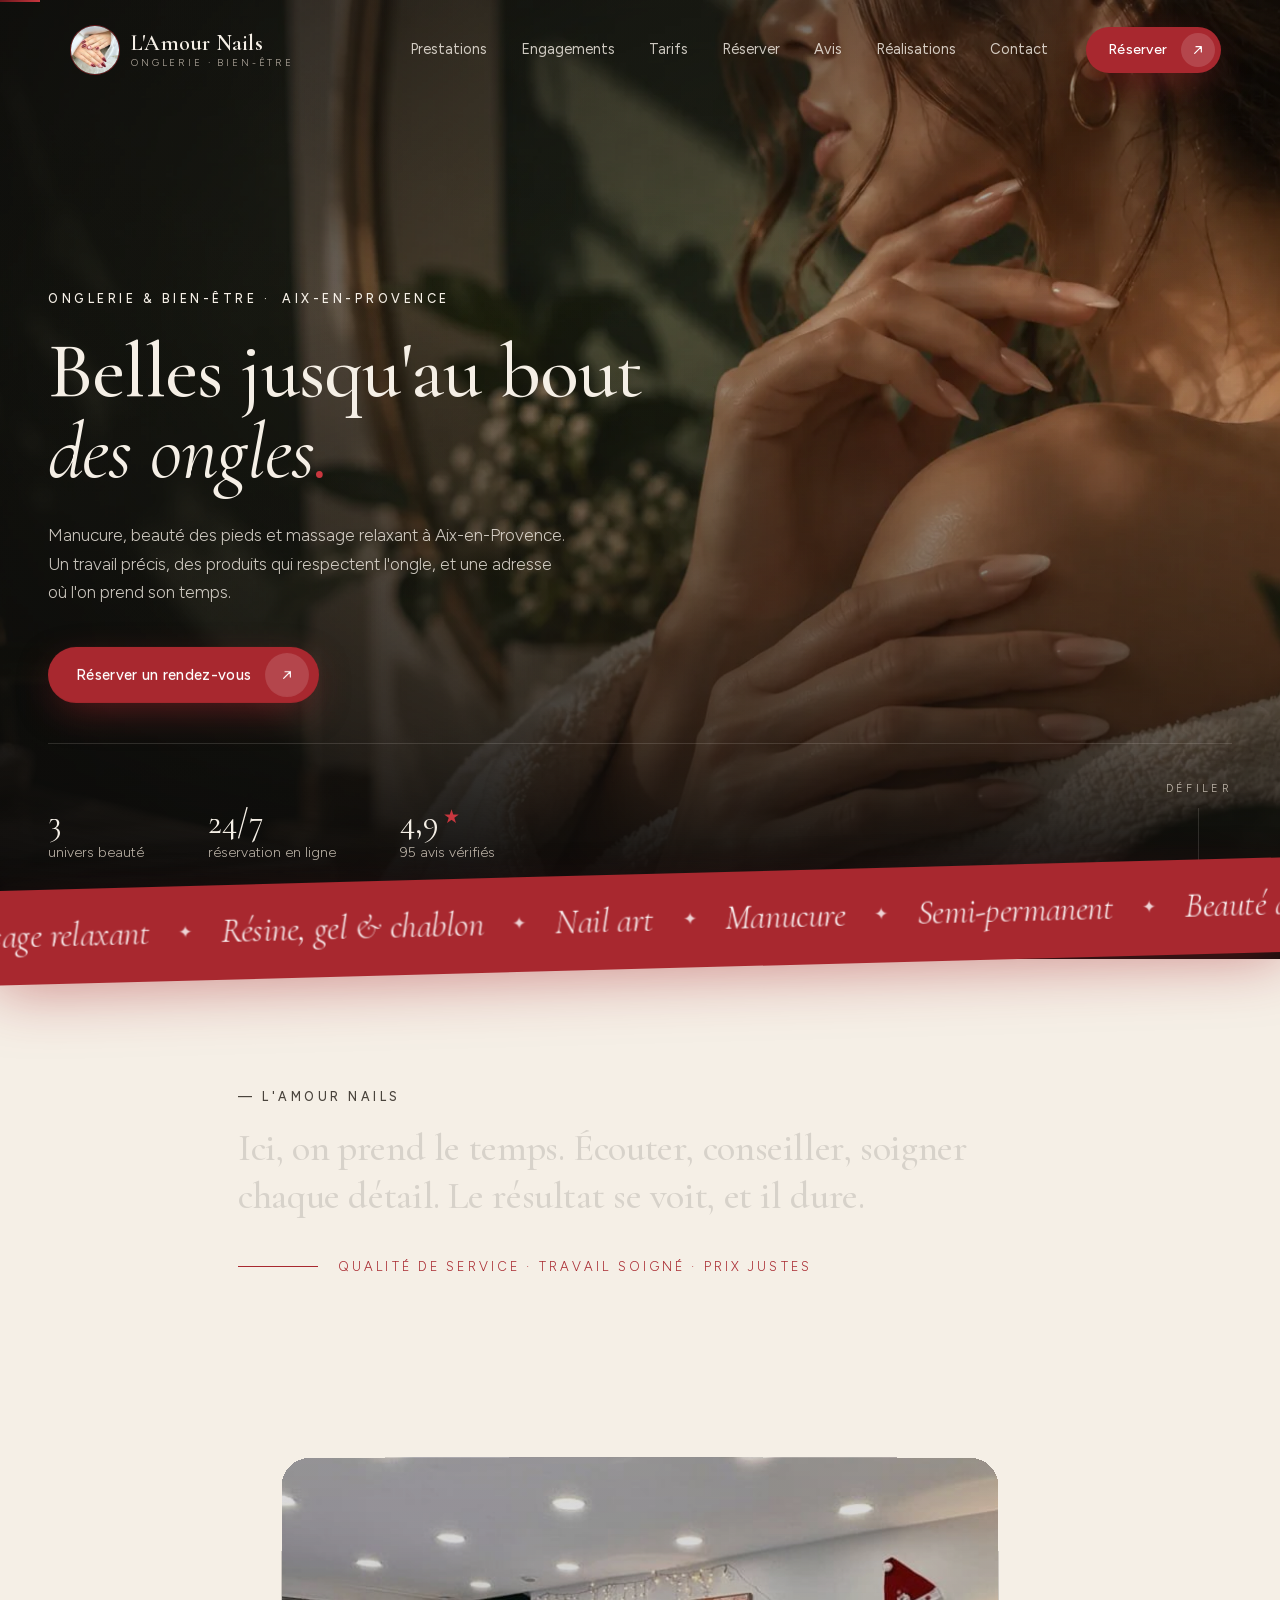
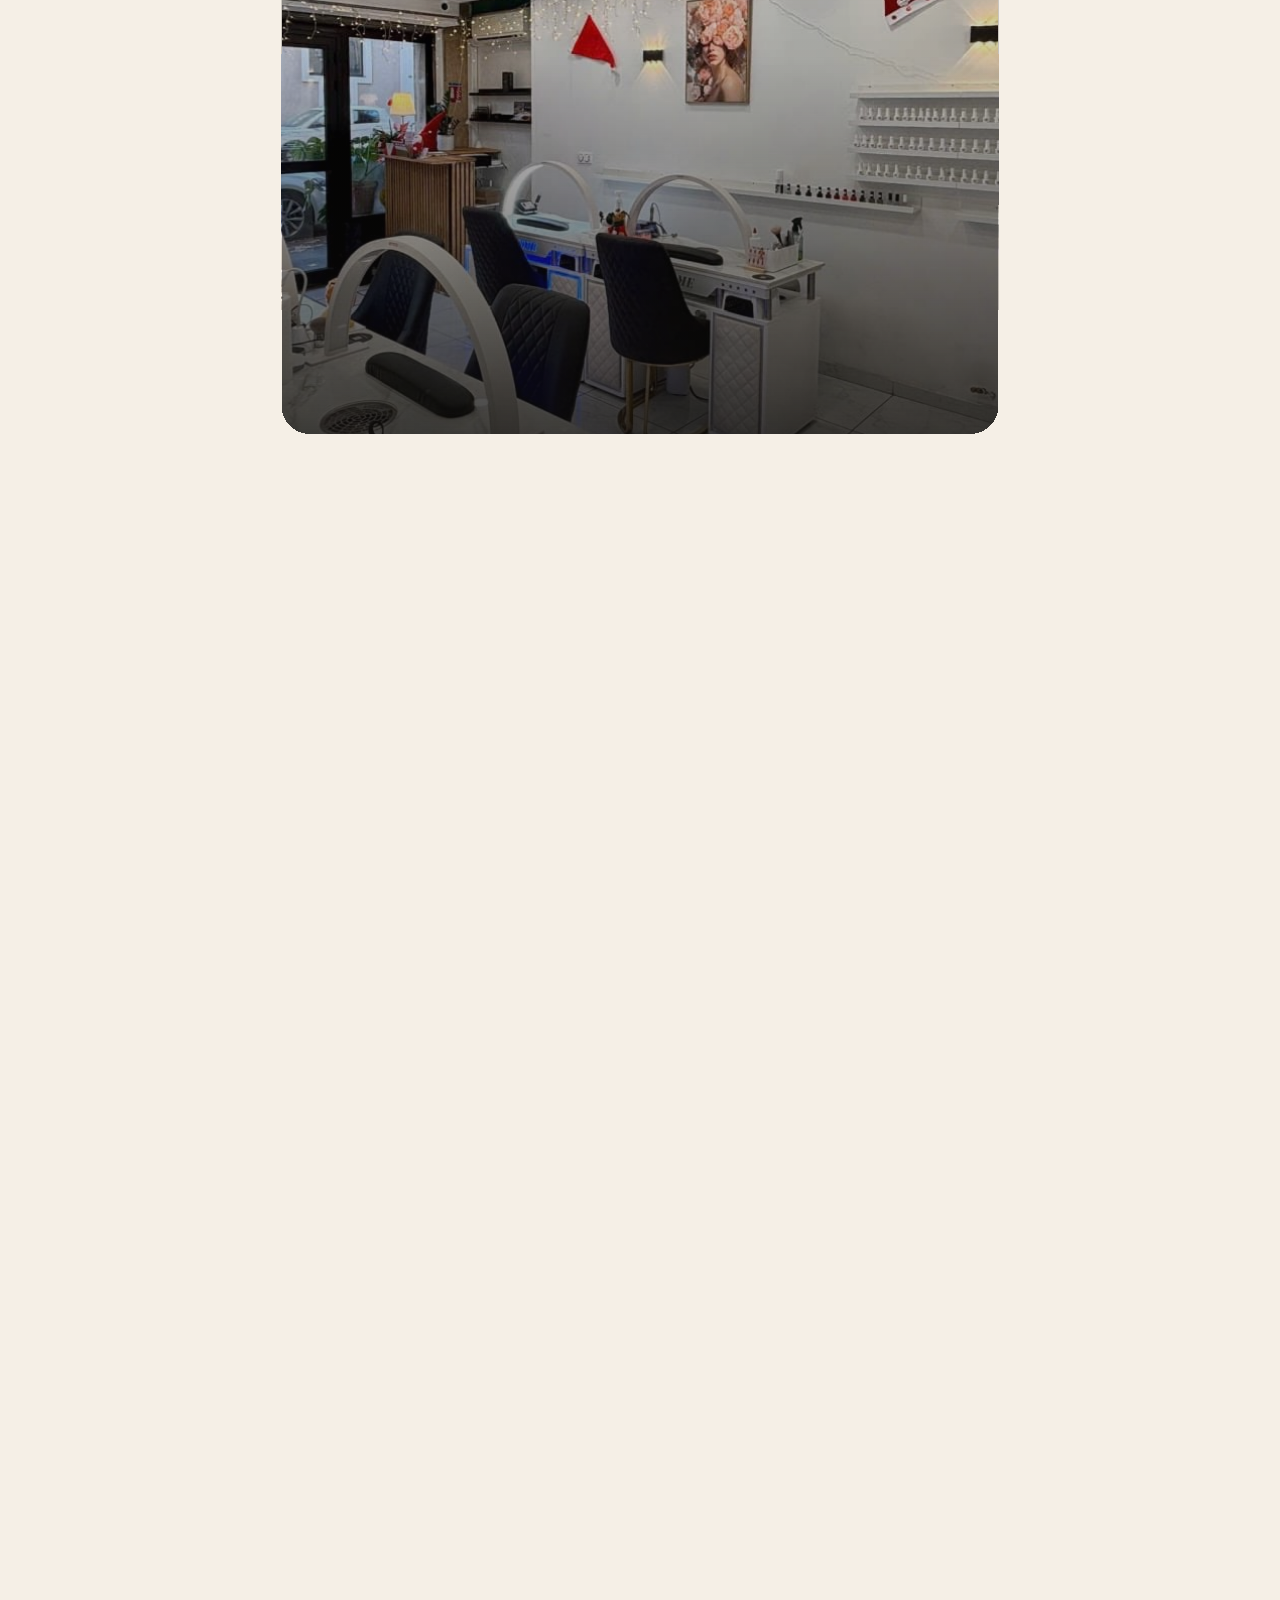
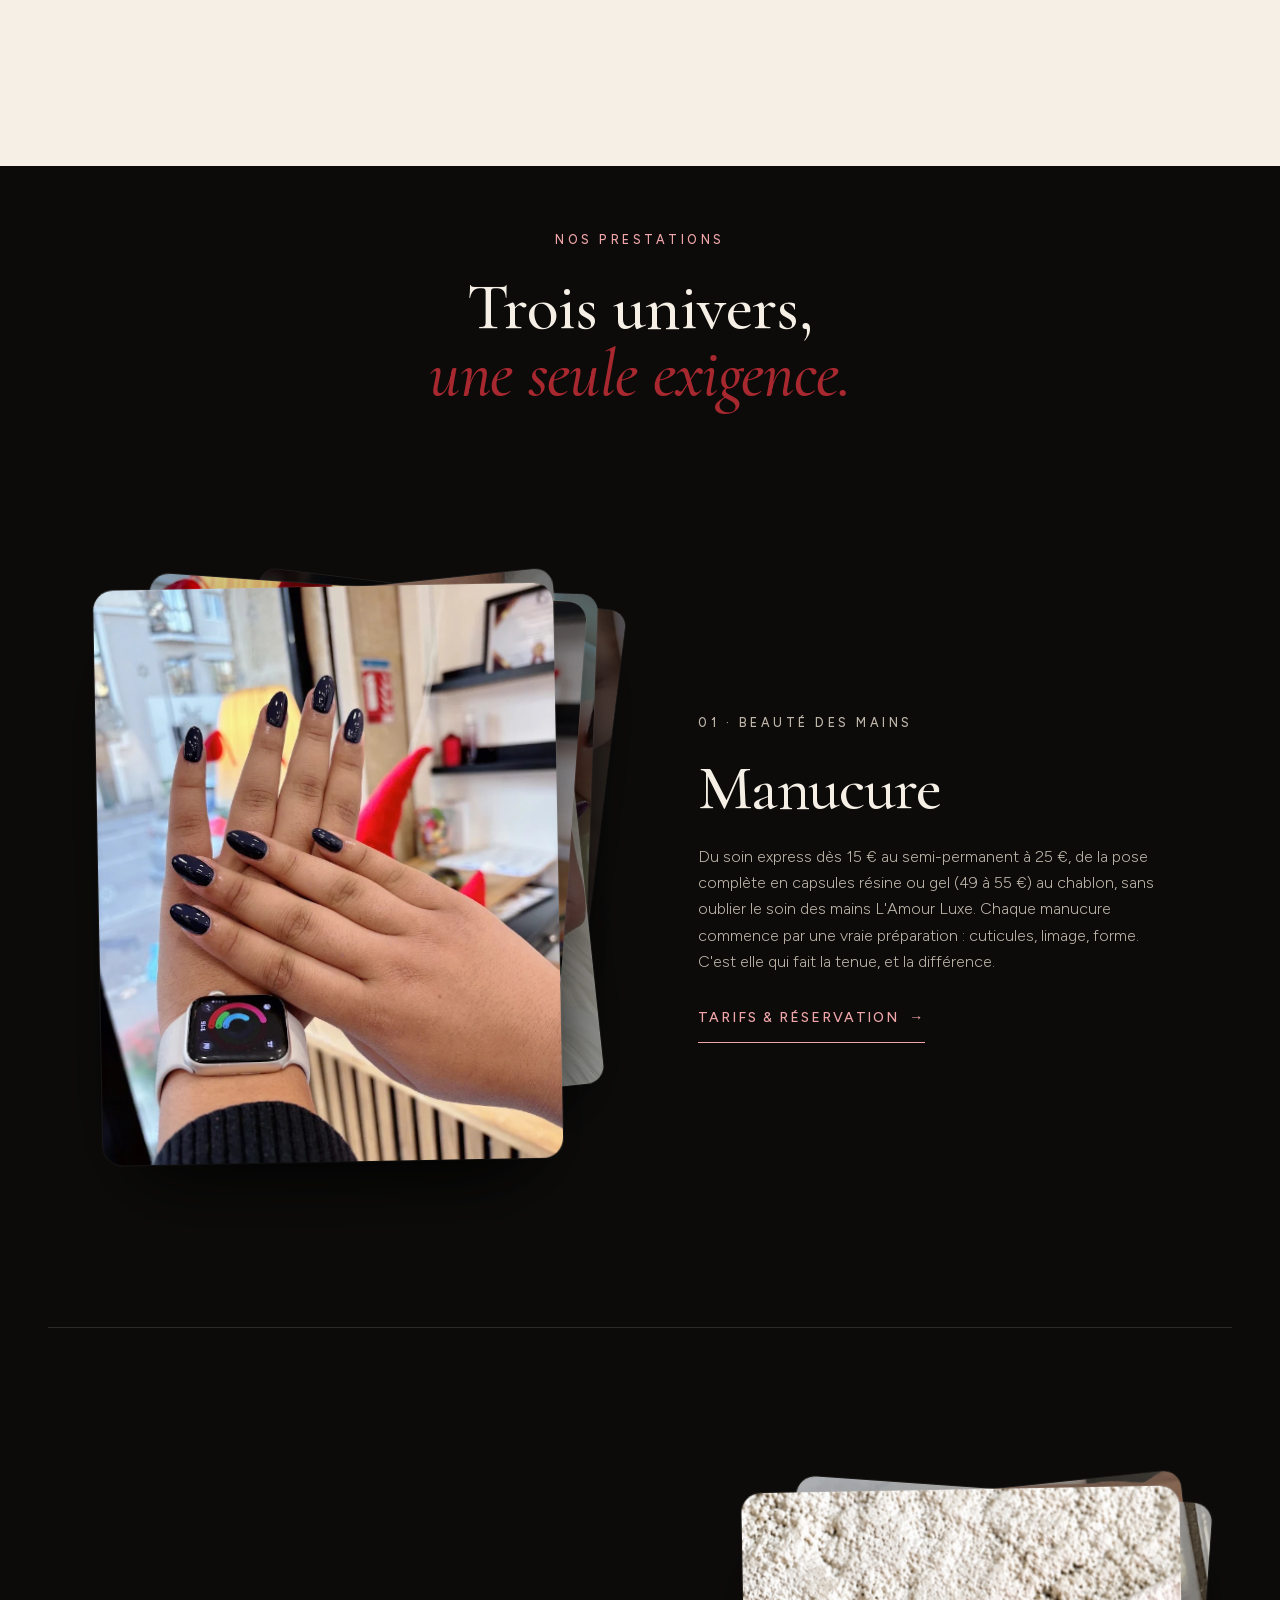
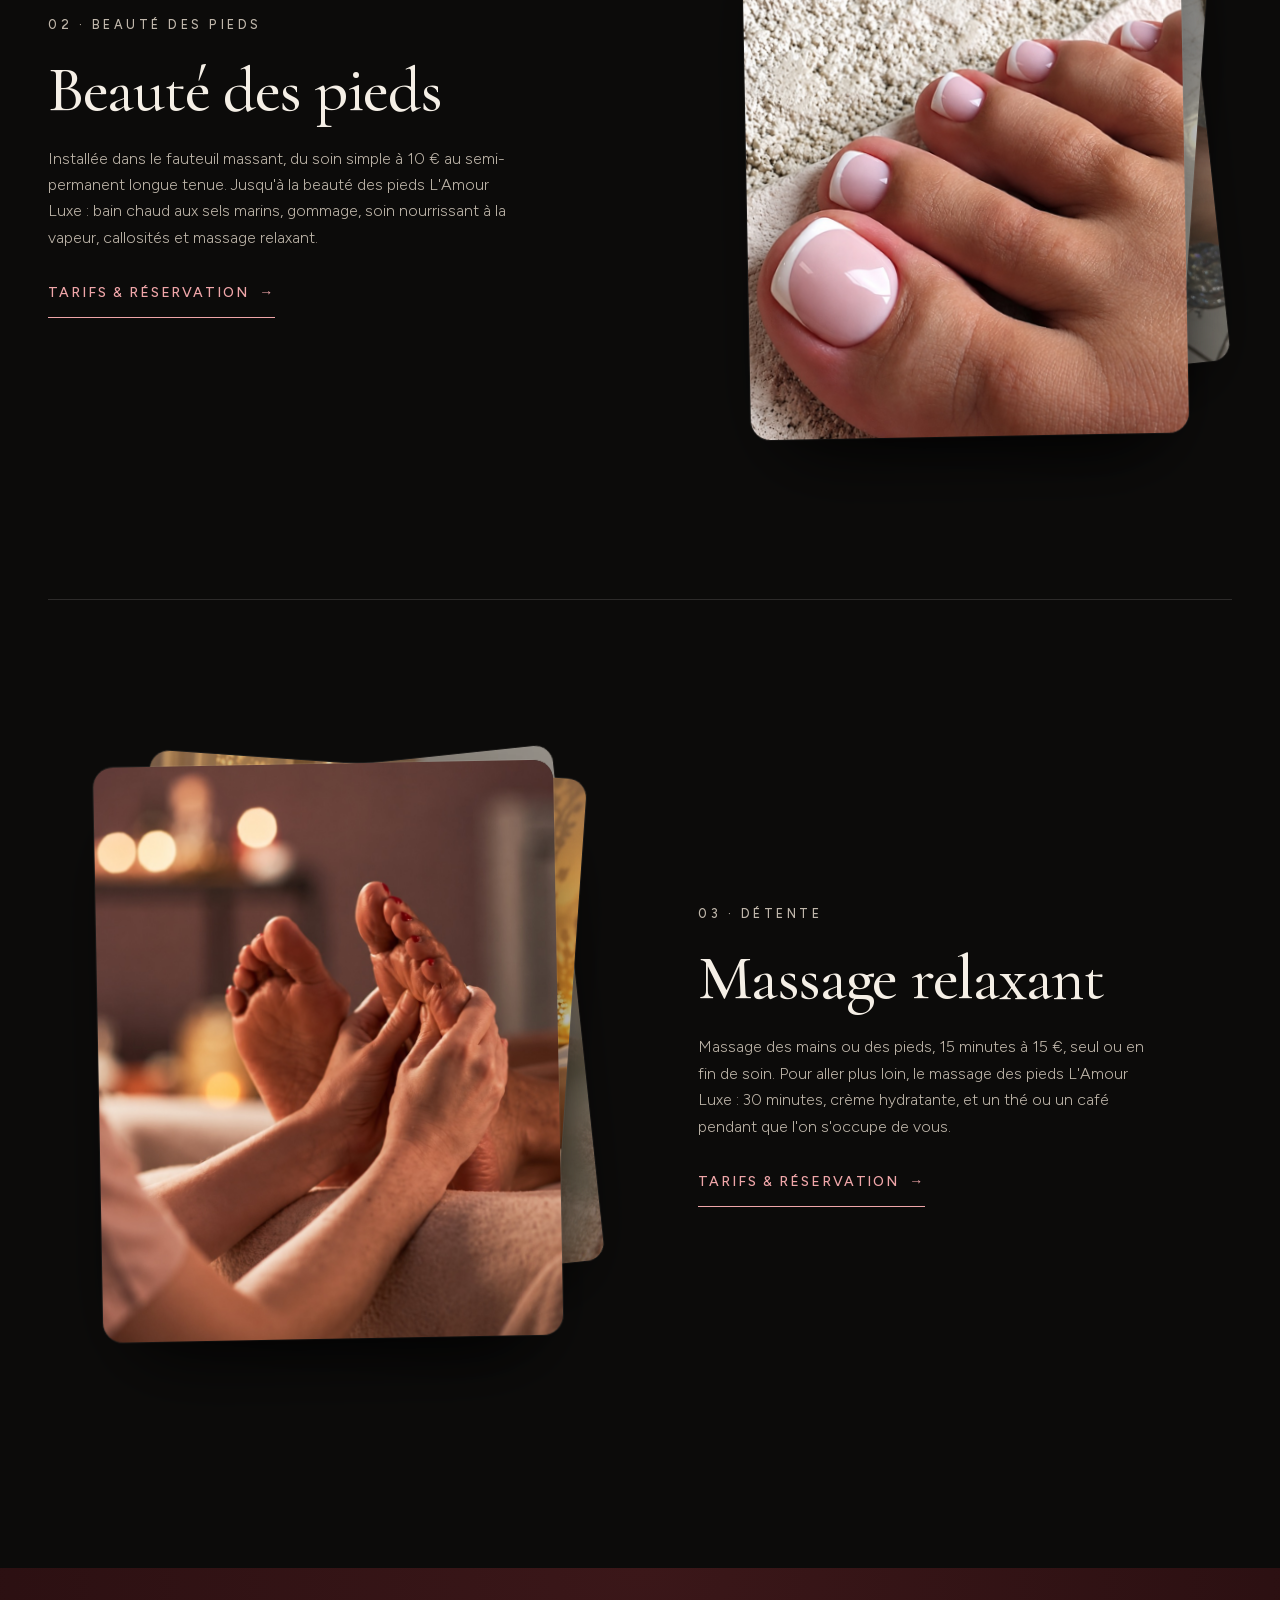
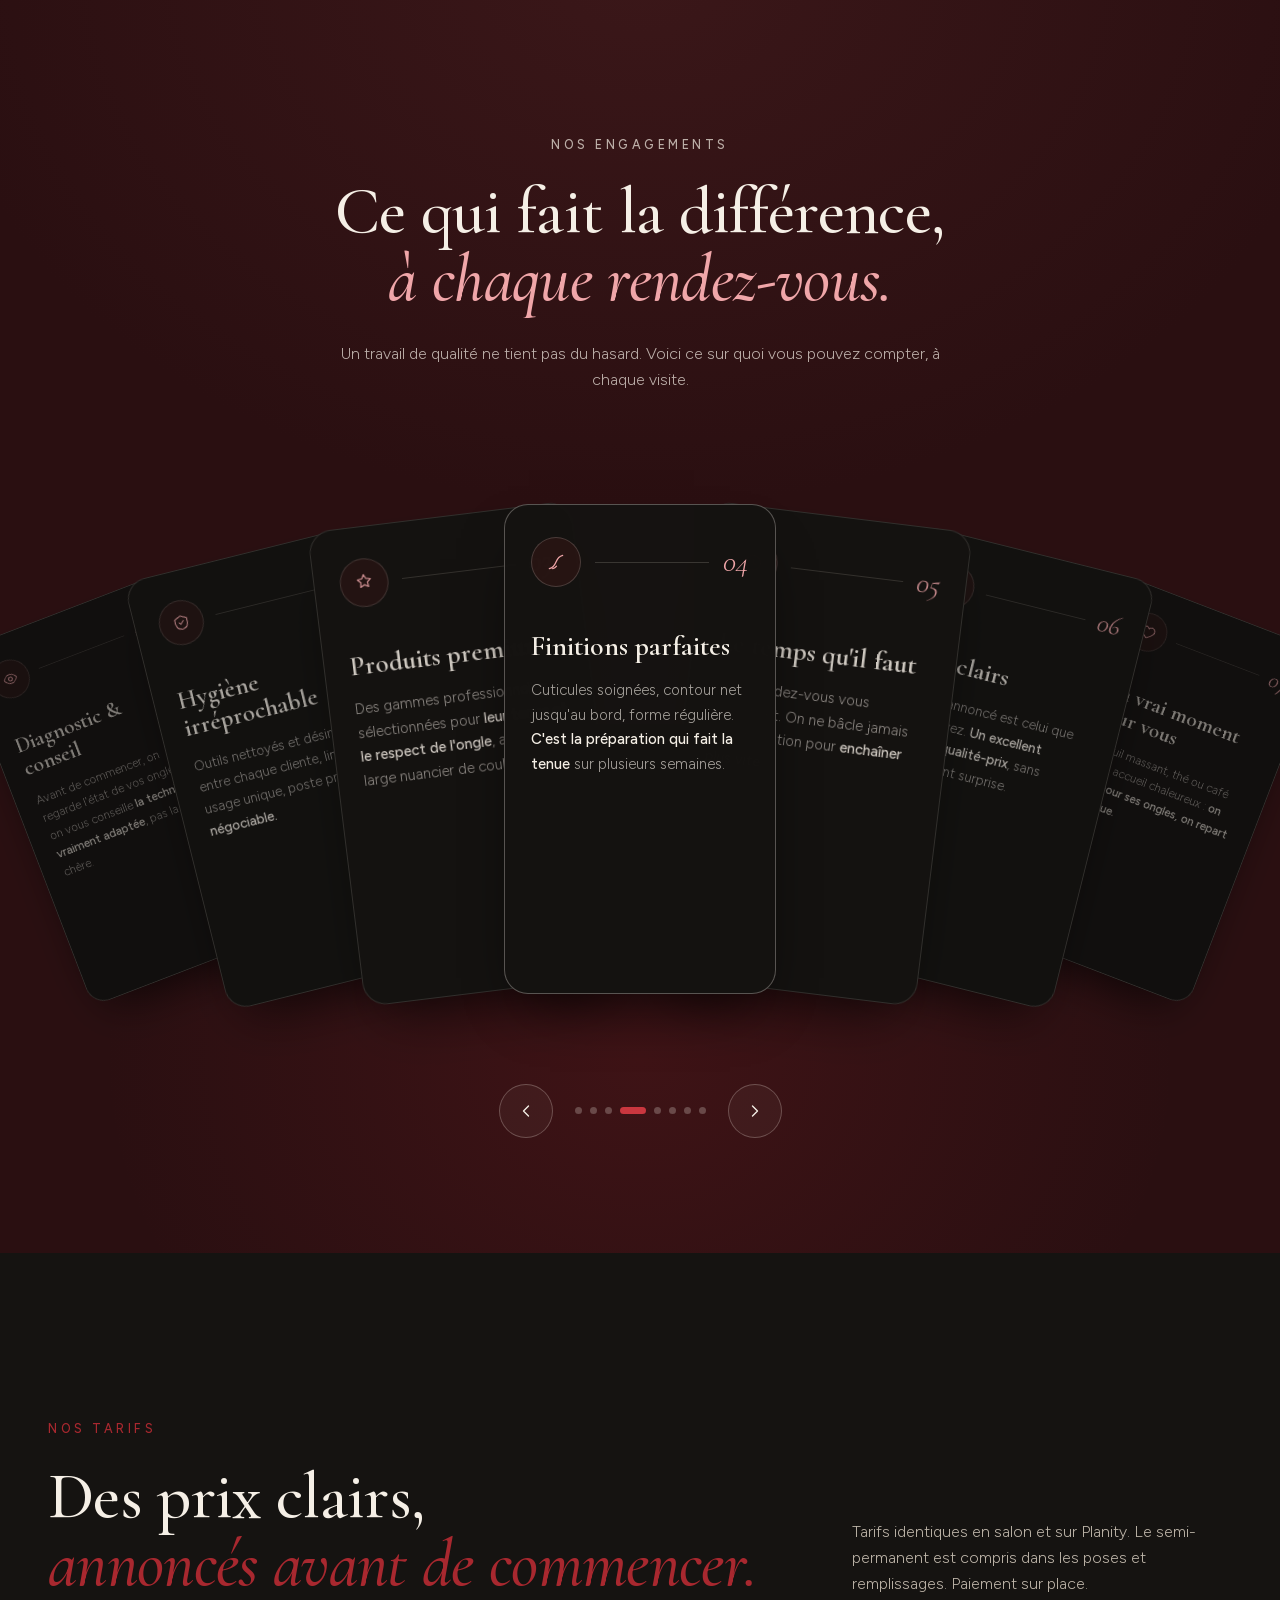
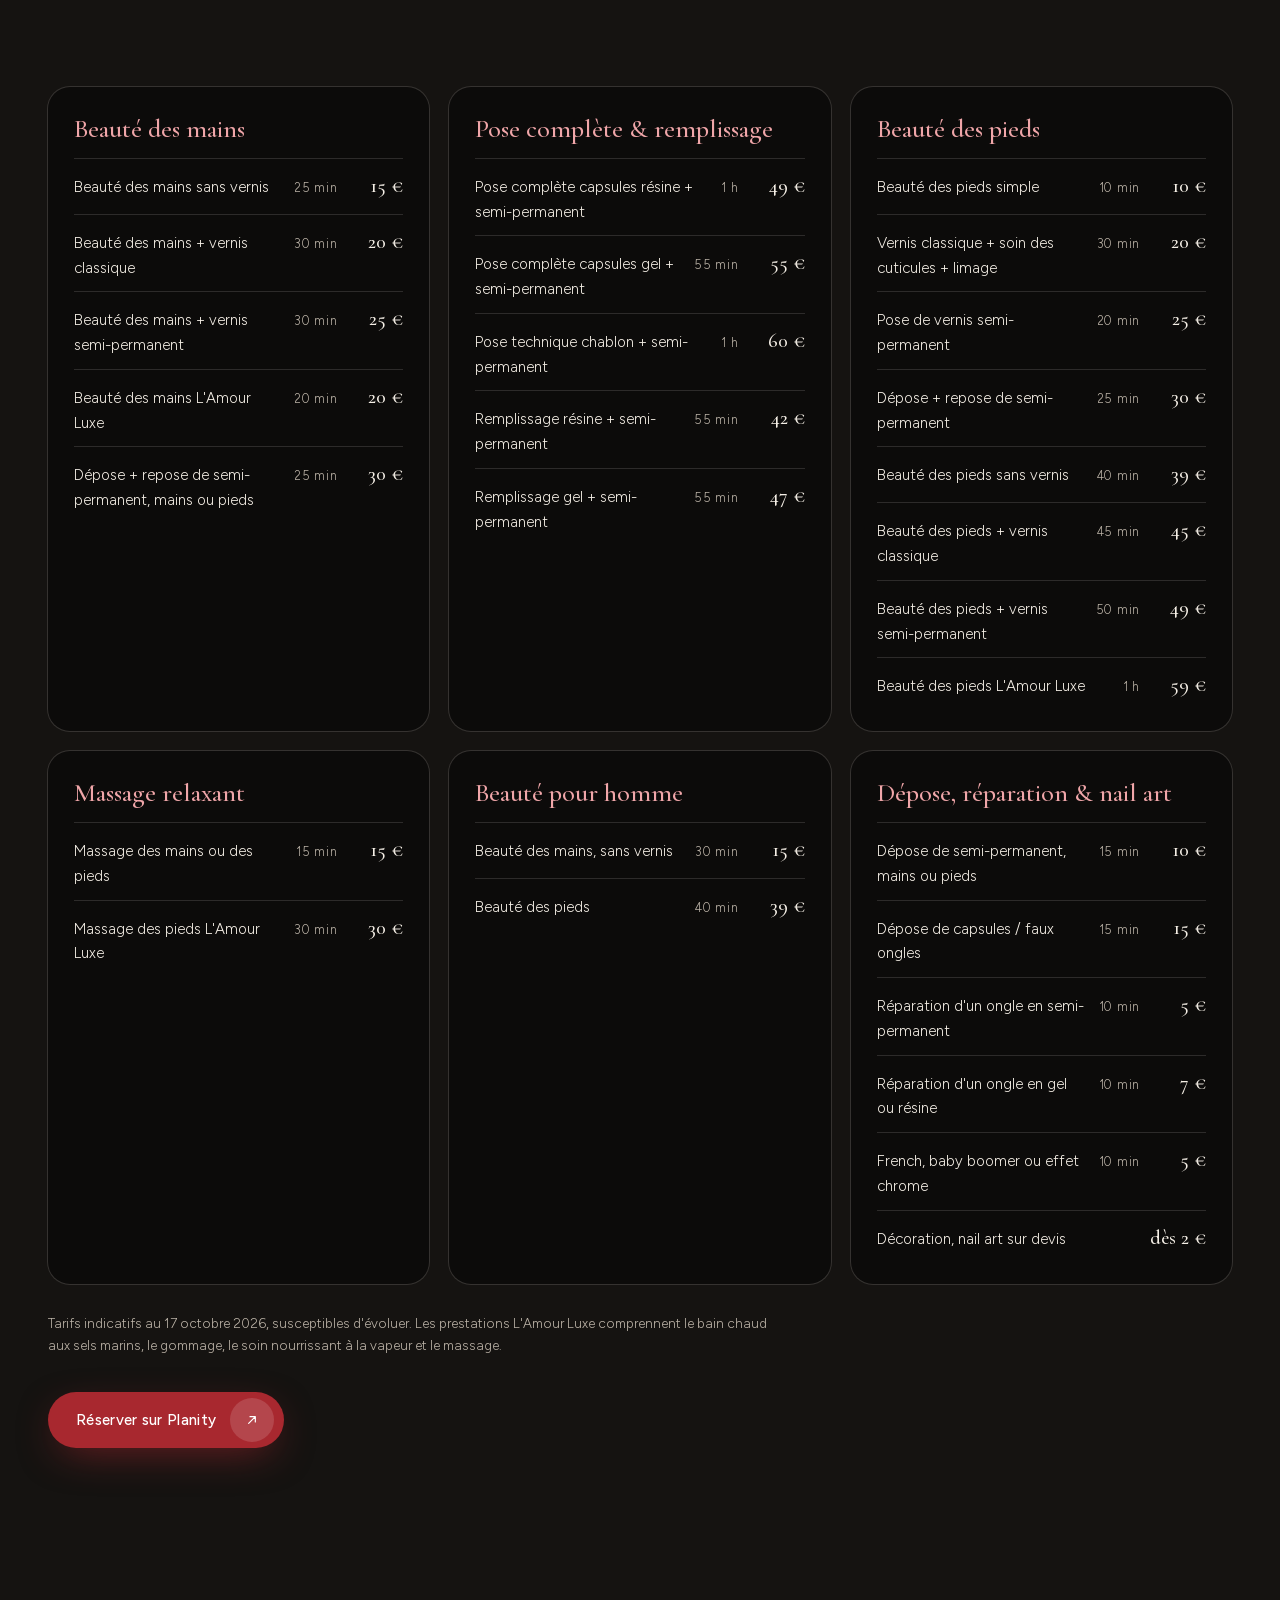
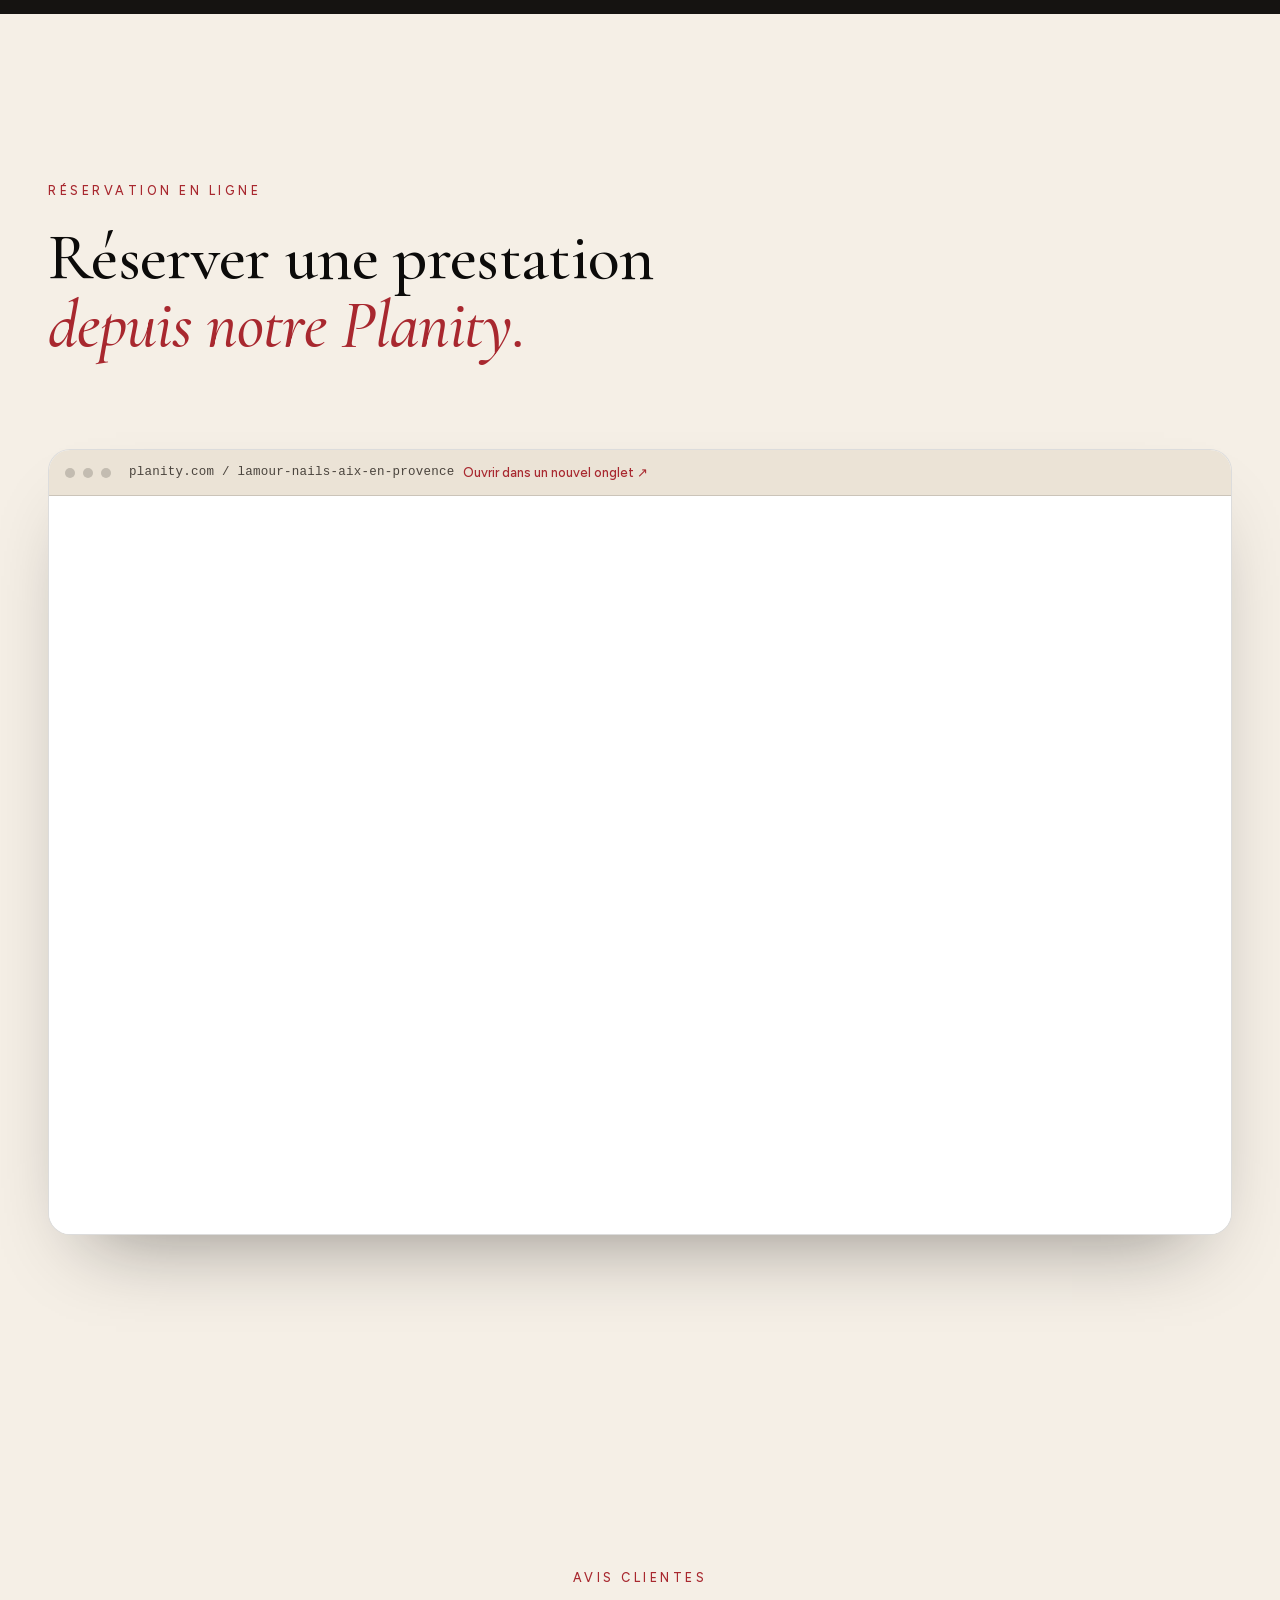
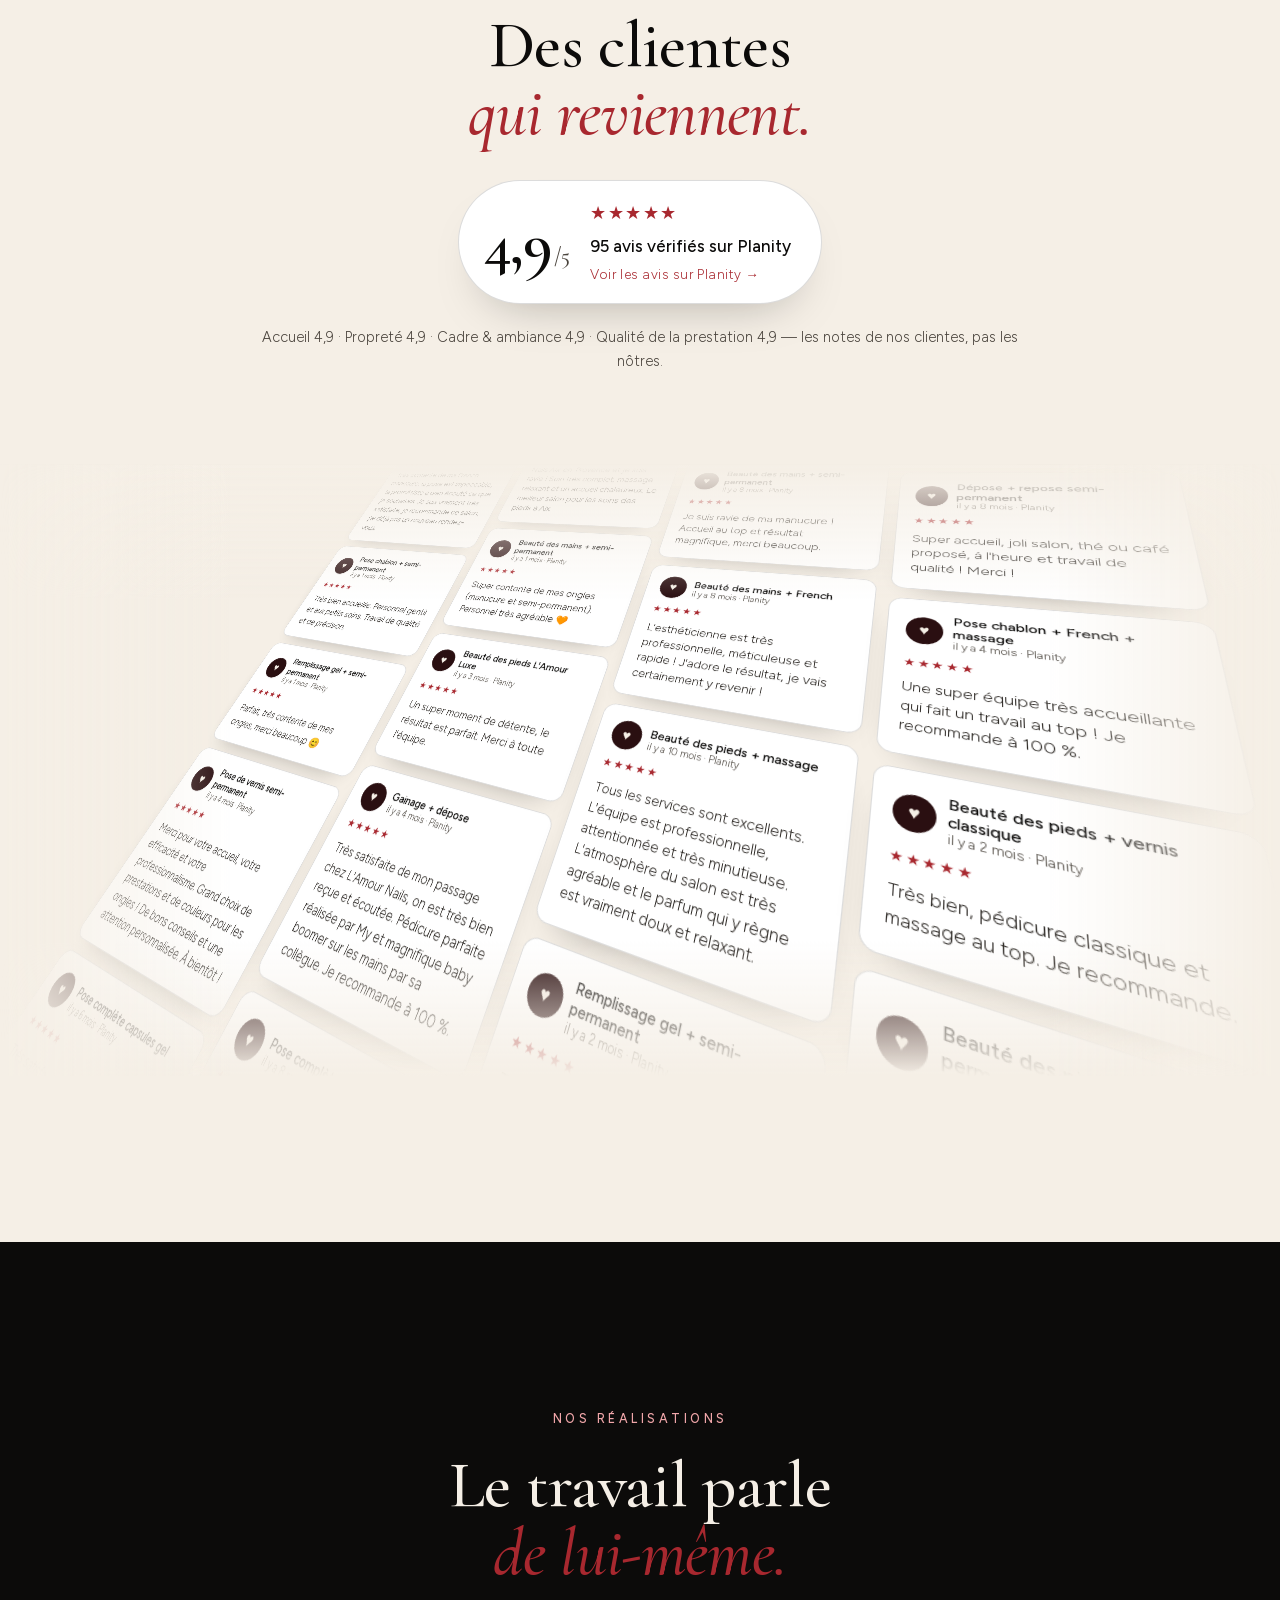
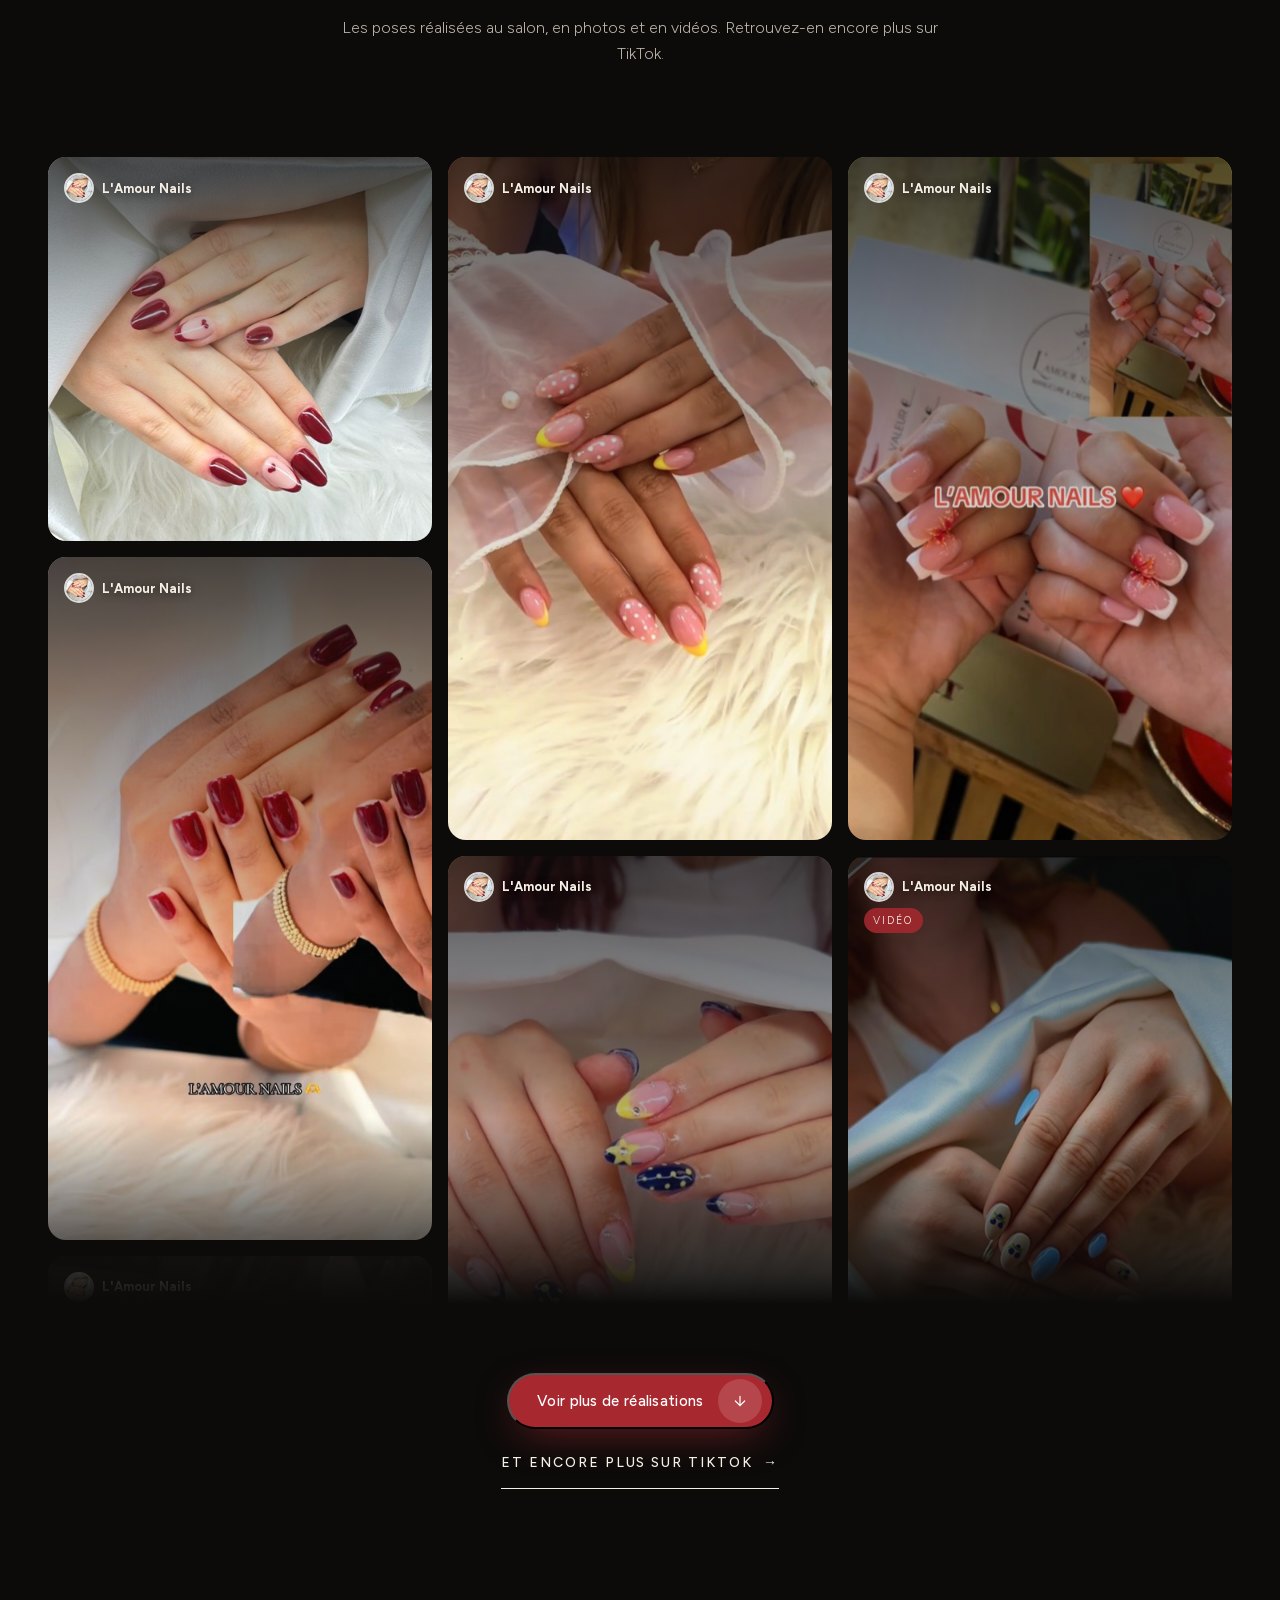
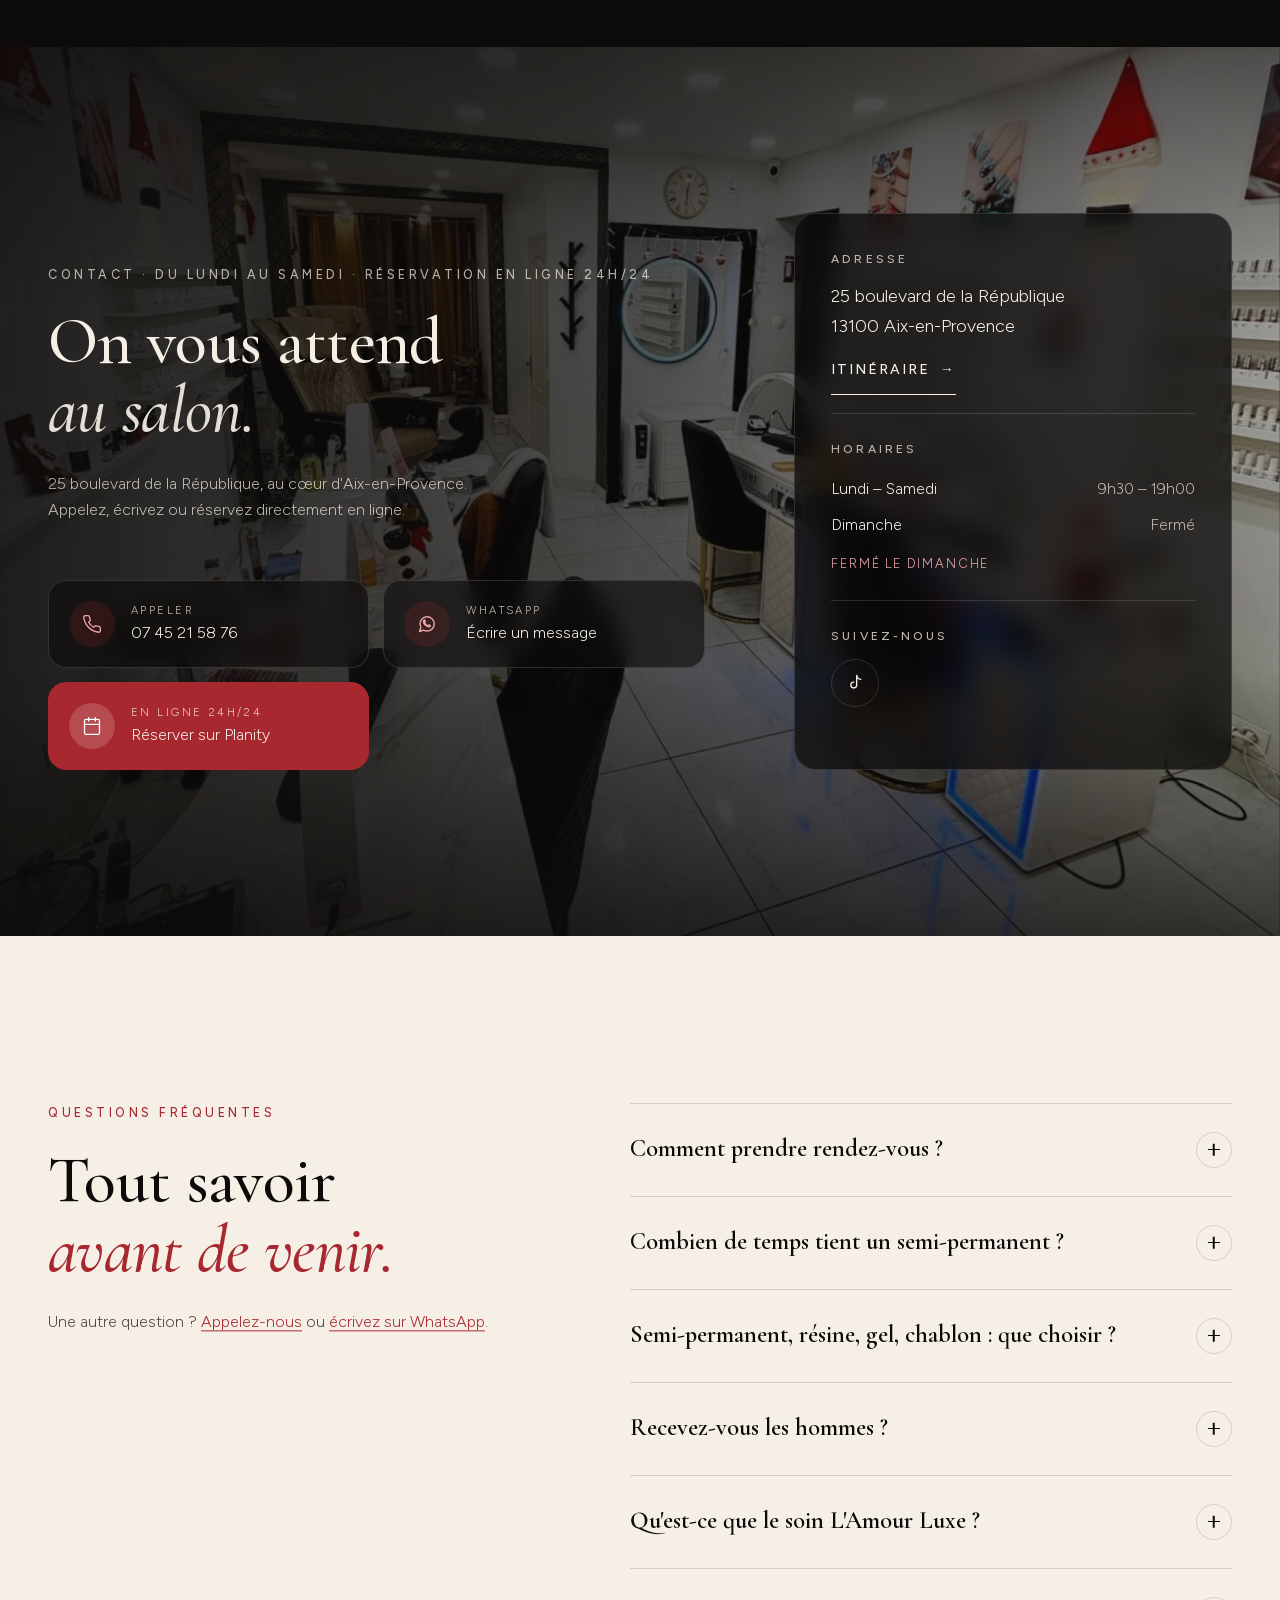
<file: index.html>
<!doctype html>
<html lang="fr">
<head>
  <meta charset="utf-8">
  <meta name="viewport" content="width=device-width, initial-scale=1">
  <title>L'Amour Nails · Onglerie à Aix-en-Provence | Manucure, pieds, massage</title>
  <meta name="description" content="Onglerie et bien-être à Aix-en-Provence : manucure, semi-permanent, résine, gel, chablon, beauté des pieds et massage relaxant. Réservation en ligne 24h/24 sur Planity.">
  <meta name="theme-color" content="#2a0f11">
  <meta name="robots" content="index, follow, max-image-preview:large">
  <link rel="canonical" href="https://lamour-nails.fr/">

  <!-- Partage réseaux sociaux -->
  <meta property="og:type" content="website">
  <meta property="og:title" content="L'Amour Nails · Onglerie à Aix-en-Provence">
  <meta property="og:description" content="Manucure, beauté des pieds et massage relaxant. Un travail soigné, un vrai moment pour vous. Réservez en ligne.">
  <meta property="og:url" content="https://lamour-nails.fr/">
  <meta property="og:image" content="https://lamour-nails.fr/image/partage-lamour-nails.jpg">
  <meta property="og:image:width" content="1200">
  <meta property="og:image:height" content="630">
  <meta property="og:image:alt" content="Le salon L'Amour Nails à Aix-en-Provence">
  <meta property="og:site_name" content="L'Amour Nails">
  <meta name="twitter:card" content="summary_large_image">
  <meta name="twitter:title" content="L'Amour Nails · Onglerie à Aix-en-Provence">
  <meta name="twitter:description" content="Manucure, beauté des pieds et massage relaxant. Un travail soigné, un vrai moment pour vous. Réservez en ligne.">
  <meta name="twitter:image" content="https://lamour-nails.fr/image/partage-lamour-nails.jpg">
  <meta property="og:locale" content="fr_FR">

  <link rel="icon" href="icon-192.png" type="image/png" sizes="192x192">
  <link rel="apple-touch-icon" href="apple-touch-icon.png">
  <link rel="manifest" href="site.webmanifest">
  <link rel="preload" as="script" href="js/vendor/gsap.min.js">
  <link rel="preload" as="script" href="js/vendor/ScrollTrigger.min.js">
  <link rel="preload" as="font" type="font/woff2" href="fonts/cormorant-garamond.woff2" crossorigin>
  <link rel="preload" as="font" type="font/woff2" href="fonts/figtree.woff2" crossorigin>
  <link rel="preload" as="image" href="image/accueil-mains-1200.webp" imagesrcset="image/accueil-mains-800.webp 800w, image/accueil-mains-1200.webp 1200w, image/accueil-mains-1624.webp 1624w" imagesizes="100vw" fetchpriority="high">
  <link rel="stylesheet" href="css/style.min.css?v=202610171200">

  <!-- Données structurées : à compléter avec l'adresse et les horaires réels -->
  <script type="application/ld+json">
  {
    "@context": "https://schema.org",
    "@type": "NailSalon",
    "name": "L'Amour Nails",
    "url": "https://lamour-nails.fr/",
    "image": "https://lamour-nails.fr/image/partage-lamour-nails.jpg",
    "logo": "https://lamour-nails.fr/image/logo-rond-lamour-512.png",
    "telephone": "+33745215876",
        "address": {
      "@type": "PostalAddress",
      "streetAddress": "25 boulevard de la République",
      "postalCode": "13100",
      "addressLocality": "Aix-en-Provence",
      "addressCountry": "FR"
    },
    "openingHoursSpecification": [{
      "@type": "OpeningHoursSpecification",
      "dayOfWeek": ["Monday","Tuesday","Wednesday","Thursday","Friday","Saturday"],
      "opens": "09:30",
      "closes": "19:00"
    }],
    "aggregateRating": { "@type": "AggregateRating", "ratingValue": "4.9", "reviewCount": "95" },
    "priceRange": "5-60 €",
    "potentialAction": { "@type": "ReserveAction", "target": "https://www.planity.com/lamour-nails-13100-aix-en-provence" },
    "sameAs": [
      "https://share.google/n2PhJLIEx0Fqq492u",
      "https://www.planity.com/lamour-nails-13100-aix-en-provence",
      "https://www.tiktok.com/@lamournails.25"
    ]
  }
  </script>
  <script type="application/ld+json">
  {
    "@context": "https://schema.org",
    "@type": "FAQPage",
    "mainEntity": [
      {
        "@type": "Question",
        "name": "Comment prendre rendez-vous ?",
        "acceptedAnswer": {
          "@type": "Answer",
          "text": "Le plus simple : la réservation en ligne sur Planity, disponible 24h/24. Vous pouvez aussi nous appeler ou nous écrire sur WhatsApp."
        }
      },
      {
        "@type": "Question",
        "name": "Combien de temps tient un semi-permanent ?",
        "acceptedAnswer": {
          "@type": "Answer",
          "text": "En moyenne 2 à 3 semaines sur les mains, et jusqu'à 4 à 5 semaines sur les pieds. La tenue dépend surtout de la préparation de l'ongle — c'est pour ça qu'on y passe du temps."
        }
      },
      {
        "@type": "Question",
        "name": "Semi-permanent, résine, gel, chablon : que choisir ?",
        "acceptedAnswer": {
          "@type": "Answer",
          "text": "Semi-permanent pour de la couleur sur ongles naturels, capsules en résine ou en gel pour gagner en longueur, chablon pour un rallongement fin et léger sans capsule. On vous conseille lors du diagnostic, selon vos ongles et votre quotidien."
        }
      },
      {
        "@type": "Question",
        "name": "Recevez-vous les hommes ?",
        "acceptedAnswer": {
          "@type": "Answer",
          "text": "Oui. Beauté des mains sans vernis à 15 € et beauté des pieds à 39 € sur fauteuil massant. Réservation en ligne comme pour toutes les prestations."
        }
      },
      {
        "@type": "Question",
        "name": "Qu'est-ce que le soin L'Amour Luxe ?",
        "acceptedAnswer": {
          "@type": "Answer",
          "text": "Notre rituel le plus complet. Pour les pieds : mise en forme, cuticules, bain chaud aux sels marins, gommage, soin nourrissant à la vapeur, élimination des callosités et massage à la crème hydratante. Comptez une heure."
        }
      },
      {
        "@type": "Question",
        "name": "Et si je dois annuler ?",
        "acceptedAnswer": {
          "@type": "Answer",
          "text": "Pas de souci : annulez ou déplacez votre rendez-vous directement depuis Planity, idéalement 24 h à l'avance, pour libérer le créneau à une autre cliente."
        }
      }
    ]
  }
  </script>
</head>
<body class="is-loading">

  <!-- ============ LOADER ============ -->
  <div class="loader" aria-hidden="true">
    <div class="loader__inner">
      <div class="loader__logo">
        <svg class="loader__mono" viewBox="0 0 120 120"><circle class="loader__ring" cx="60" cy="60" r="58"/></svg>
        <img src="image/logo-rond-lamour.jpg" alt="" width="150" height="150">
      </div>
      <p class="loader__name">L'Amour Nails</p>
      <p class="loader__count"><span data-loader-count>0</span>%</p>
    </div>
  </div>

  <!-- Barre de progression du scroll -->
  <div class="progress" aria-hidden="true"><span class="progress__bar"></span></div>

  <!-- Curseur (desktop uniquement) -->
  <div class="cursor" aria-hidden="true"><span class="cursor__dot"></span><span class="cursor__ring"><em class="cursor__label"></em></span></div>

  <a class="skip" href="#contenu">Aller au contenu</a>

  <!-- ============ HEADER ============ -->
  <header class="header" data-header>
    <div class="header__pill">
      <a href="#accueil" class="brand">
        <img class="brand__logo" src="image/logo-rond-lamour.jpg" alt="" width="48" height="48">
        <span class="brand__text">
          <span class="brand__name">L'Amour Nails</span>
          <span class="brand__tag">Onglerie · Bien-être</span>
        </span>
      </a>
      <nav class="nav" aria-label="Navigation principale">
        <a href="#univers">Prestations</a>
        <a href="#engagements">Engagements</a>
        <a href="#prix">Tarifs</a>
        <a href="#tarifs">Réserver</a>
        <a href="#avis">Avis</a>
        <a href="#realisations">Réalisations</a>
        <a href="#contact">Contact</a>
      </nav>
      <a class="btn btn--red btn--sm header__cta" href="https://www.planity.com/lamour-nails-13100-aix-en-provence" target="_blank" rel="noopener" data-magnetic>
        <span class="btn__text" data-roll>Réserver</span>
        <span class="btn__icon" aria-hidden="true"><svg viewBox="0 0 24 24"><path d="M7 17 17 7M9 7h8v8"/></svg></span>
      </a>
      <button class="burger" type="button" aria-label="Ouvrir le menu" aria-expanded="false" aria-controls="menu-mobile" data-burger>
        <span></span><span></span>
      </button>
    </div>
  </header>

  <!-- Menu mobile -->
  <div class="mmenu" id="menu-mobile" hidden data-mmenu>
    <nav aria-label="Navigation mobile">
      <a href="#univers"><small>01</small>Prestations</a>
      <a href="#engagements"><small>02</small>Nos engagements</a>
      <a href="#prix"><small>03</small>Tarifs</a>
      <a href="#tarifs"><small>04</small>Réserver</a>
      <a href="#avis"><small>05</small>Avis</a>
      <a href="#realisations"><small>06</small>Réalisations</a>
      <a href="#contact"><small>07</small>Contact</a>
    </nav>
    <div class="mmenu__foot">
      <a class="btn btn--red" href="https://www.planity.com/lamour-nails-13100-aix-en-provence" target="_blank" rel="noopener"><span class="btn__text">Réserver sur Planity</span></a>
      <a class="mmenu__tel" href="tel:+33745215876">07 45 21 58 76</a>
    </div>
  </div>

  <main id="contenu">

    <!-- ============ HERO ============ -->
    <section class="hero" id="accueil">
      <div class="hero__bg" aria-hidden="true">
        <img class="hero__img" src="image/accueil-mains-1200.webp" srcset="image/accueil-mains-800.webp 800w, image/accueil-mains-1200.webp 1200w, image/accueil-mains-1624.webp 1624w" sizes="100vw" width="1624" height="969" alt="" fetchpriority="high" decoding="async">
      </div>
      <div class="hero__veil" aria-hidden="true"></div>

      <div class="hero__content wrap">
        <p class="eyebrow" data-hero-fade>Onglerie &amp; bien-être · <span class="nowrap">Aix-en-Provence</span></p>
        <h1 class="hero__title" data-hero-lines>
          Belles jusqu'au bout<br>
          <em>des ongles<span class="accent">.</span></em>
        </h1>
        <p class="hero__lead" data-hero-fade>
          Manucure, beauté des pieds et massage relaxant à Aix-en-Provence.
          Un travail précis, des produits qui respectent l'ongle, et une adresse où l'on prend son temps.
        </p>
        <div class="hero__actions" data-hero-fade>
          <a class="btn btn--red" href="https://www.planity.com/lamour-nails-13100-aix-en-provence" target="_blank" rel="noopener" data-magnetic>
            <span class="btn__text" data-roll>Réserver un rendez-vous</span>
            <span class="btn__icon" aria-hidden="true"><svg viewBox="0 0 24 24"><path d="M7 17 17 7M9 7h8v8"/></svg></span>
          </a>
        </div>
      </div>

      <div class="hero__foot wrap" data-hero-fade>
        <ul class="hero__facts">
          <li><strong>3</strong> univers beauté</li>
          <li><strong>24/7</strong> réservation en ligne</li>
          <li><strong>4,9<span class="star">★</span></strong> 95 avis vérifiés</li>
        </ul>
        <a href="#manifeste" class="scroll-hint" aria-label="Défiler vers la suite">
          <span>Défiler</span><i></i>
        </a>
      </div>
    </section>

    <!-- Ruban défilant -->
    <div class="ribbon" aria-hidden="true">
      <div class="ribbon__track" data-marquee>
        <div class="ribbon__row">
          <span>Manucure</span><b>✦</b><span>Semi-permanent</span><b>✦</b><span>Beauté des pieds</span><b>✦</b><span>Massage relaxant</span><b>✦</b><span>Résine, gel &amp; chablon</span><b>✦</b><span>Nail art</span><b>✦</b>
        </div>
        <div class="ribbon__row">
          <span>Manucure</span><b>✦</b><span>Semi-permanent</span><b>✦</b><span>Beauté des pieds</span><b>✦</b><span>Massage relaxant</span><b>✦</b><span>Résine, gel &amp; chablon</span><b>✦</b><span>Nail art</span><b>✦</b>
        </div>
      </div>
    </div>

    <!-- ============ MANIFESTE ============ -->
    <section class="manifeste section section--light" id="manifeste">
      <div class="wrap manifeste__grid">
        <p class="kicker">— L'Amour Nails</p>
        <p class="manifeste__text" data-highlight>
          Ici, on prend le temps. Écouter, conseiller, soigner chaque détail.
          Le résultat se voit, et il dure.
        </p>
        <div class="manifeste__sign">
          <span class="manifeste__line"></span>
          <p><span class="only-desktop"><span class="nowrap">Qualité de service</span> · <span class="nowrap">Travail soigné</span> · <span class="nowrap">Prix justes</span></span><span class="only-mobile">Qualité · Soin · Prix justes</span></p>
        </div>
      </div>
    </section>

    <!-- Image qui s'ouvre au scroll -->
    <section class="reveal-frame" aria-label="Le salon L'Amour Nails">
      <div class="reveal-frame__pin">
        <div class="reveal-frame__media" data-frame>
          <div class="reveal-frame__img" role="img" aria-label="L'espace beauté des pieds du salon L'Amour Nails" data-bg="image/espace-beaute-des-pieds-lamour-nails.jpg"></div>
          <div class="reveal-frame__veil"></div>
          <blockquote class="reveal-frame__quote" data-frame-quote>
            <p>Prenez place,<br>on s'occupe du reste.</p>
          </blockquote>
        </div>
      </div>
    </section>

    <!-- ============ UNIVERS / PRESTATIONS ============ -->
    <section class="univers section" id="univers">
      <div class="wrap">
        <header class="sec-head sec-head--center">
          <p class="kicker kicker--red">Nos prestations</p>
          <h2 class="sec-title" data-lines>Trois univers,<br><em>une seule exigence.</em></h2>
        </header>

        <article class="domaine">
          <header class="domaine__head">
            <p class="kicker">01 · Beauté des mains</p>
            <h3 class="domaine__title">Manucure</h3>
          </header>
          <div class="domaine__media">
            <div class="stack" data-stack role="group" aria-label="Photos de manucures — faites glisser pour changer de photo">
              <figure class="stack__card" data-caption=""><img src="image/manucure-lamour-nails-1.webp" width="765" height="1020" alt="Manucure réalisée au salon" loading="lazy" decoding="async" draggable="false"></figure>
              <figure class="stack__card" data-caption=""><img src="image/manucure-lamour-nails-2.webp" width="765" height="1020" alt="Manucure réalisée au salon" loading="lazy" decoding="async" draggable="false"></figure>
              <figure class="stack__card" data-caption=""><img src="image/manucure-lamour-nails-3.webp" width="574" height="1020" alt="Manucure réalisée au salon" loading="lazy" decoding="async" draggable="false"></figure>
              <figure class="stack__card" data-caption=""><img src="assets/realisations/ongles-lamour-nails-aix-16-720.jpg" width="720" height="1280" alt="Manucure réalisée au salon" loading="lazy" decoding="async" draggable="false"></figure>
              <figure class="stack__card" data-caption=""><img src="assets/realisations/ongles-lamour-nails-aix-05-720.jpg" width="720" height="1280" alt="Manucure réalisée au salon" loading="lazy" decoding="async" draggable="false"></figure>
              <figure class="stack__card" data-caption=""><img src="assets/realisations/ongles-lamour-nails-aix-13-720.jpg" width="720" height="1280" alt="Manucure réalisée au salon" loading="lazy" decoding="async" draggable="false"></figure>
            </div>
          </div>
          <div class="domaine__body" data-clip>
            <p>Du soin express dès 15&nbsp;€ au semi-permanent à 25&nbsp;€, de la pose complète en capsules résine ou gel (49 à 55&nbsp;€) au chablon, sans oublier le soin des mains L'Amour Luxe. Chaque manucure commence par une vraie préparation&nbsp;: cuticules, limage, forme. C'est elle qui fait la tenue, et la différence.</p>
            <a class="link-arrow" href="#prix">Tarifs &amp; réservation <span aria-hidden="true">→</span></a>
          </div>
        </article>

        <article class="domaine domaine--rev">
          <header class="domaine__head">
            <p class="kicker">02 · Beauté des pieds</p>
            <h3 class="domaine__title">Beauté des pieds</h3>
          </header>
          <div class="domaine__media">
            <div class="stack" data-stack role="group" aria-label="Photos de beauté des pieds — faites glisser pour changer de photo">
              <figure class="stack__card" data-caption=""><img src="image/pedicure-lamour-nails-3.jpg" width="1000" height="1777" alt="Beauté des pieds réalisée au salon" loading="lazy" decoding="async" draggable="false"></figure>
              <figure class="stack__card" data-caption=""><img src="image/pedicure-lamour-nails-2.jpg" width="1000" height="1777" alt="Beauté des pieds réalisée au salon" loading="lazy" decoding="async" draggable="false"></figure>
              <figure class="stack__card" data-caption=""><img src="image/pedicure-lamour-nails-1.jpg" width="1000" height="1777" alt="Beauté des pieds réalisée au salon" loading="lazy" decoding="async" draggable="false"></figure>
            </div>
          </div>
          <div class="domaine__body" data-clip>
            <p>Installée dans le fauteuil massant, du soin simple à 10&nbsp;€ au semi-permanent longue tenue. Jusqu'à la beauté des pieds L'Amour Luxe&nbsp;: bain chaud aux sels marins, gommage, soin nourrissant à la vapeur, callosités et massage relaxant.</p>
            <a class="link-arrow" href="#prix">Tarifs &amp; réservation <span aria-hidden="true">→</span></a>
          </div>
        </article>

        <article class="domaine">
          <header class="domaine__head">
            <p class="kicker">03 · Détente</p>
            <h3 class="domaine__title">Massage relaxant</h3>
          </header>
          <div class="domaine__media">
            <div class="stack" data-stack role="group" aria-label="Photos de massage — faites glisser pour changer de photo">
              <figure class="stack__card" data-caption=""><img src="image/massage-pieds-lamour-nails-1.jpg" width="1000" height="1777" alt="Massage des pieds au salon" loading="lazy" decoding="async" draggable="false"></figure>
              <figure class="stack__card" data-caption=""><img src="image/massage-pieds-lamour-nails-2.jpg" width="1000" height="1777" alt="Massage des pieds au salon" loading="lazy" decoding="async" draggable="false"></figure>
              <figure class="stack__card" data-caption=""><img src="image/massage-pieds-lamour-nails-3.jpg" width="1200" height="800" alt="Massage des pieds au salon" loading="lazy" decoding="async" draggable="false"></figure>
            </div>
          </div>
          <div class="domaine__body" data-clip>
            <p>Massage des mains ou des pieds, 15 minutes à 15&nbsp;€, seul ou en fin de soin. Pour aller plus loin, le massage des pieds L'Amour Luxe&nbsp;: 30 minutes, crème hydratante, et un thé ou un café pendant que l'on s'occupe de vous.</p>
            <a class="link-arrow" href="#prix">Tarifs &amp; réservation <span aria-hidden="true">→</span></a>
          </div>
        </article>
      </div>
    </section>

    <!-- ============ ENGAGEMENTS : ÉVENTAIL ============ -->
    <section class="engagements section section--red" id="engagements">
      <div class="wrap">
        <header class="sec-head sec-head--center">
          <p class="kicker kicker--light">Nos engagements</p>
          <h2 class="sec-title" data-lines>Ce qui fait la différence,<br><em>à chaque rendez-vous.</em></h2>
          <p class="sec-lead">Un travail de qualité ne tient pas du hasard. Voici ce sur quoi vous pouvez compter, à chaque visite.</p>
        </header>
      </div>

      <div class="fan" data-fan tabindex="0" aria-roledescription="carrousel" aria-label="Nos engagements">
        <div class="fan__stage">
          <article class="fan__card"><div class="fan__inner">
            <div class="fan__top"><span class="fan__icon"><svg viewBox="0 0 24 24"><path d="M2 12s3.6-7 10-7 10 7 10 7-3.6 7-10 7S2 12 2 12Z"/><circle cx="12" cy="12" r="3"/></svg></span><span class="fan__rule"></span><span class="fan__num">01</span></div>
            <h3>Diagnostic &amp; conseil</h3>
            <p>Avant de commencer, on regarde l'état de vos ongles et on vous conseille <strong>la technique vraiment adaptée</strong>, pas la plus chère.</p>
          </div></article>
          <article class="fan__card"><div class="fan__inner">
            <div class="fan__top"><span class="fan__icon"><svg viewBox="0 0 24 24"><path d="M12 3 4 7v5c0 5 3.4 8.3 8 9 4.6-.7 8-4 8-9V7l-8-4Z"/><path d="m9 12 2 2 4-4"/></svg></span><span class="fan__rule"></span><span class="fan__num">02</span></div>
            <h3>Hygiène irréprochable</h3>
            <p>Outils nettoyés et désinfectés entre chaque cliente, limes à usage unique, poste propre. <strong>Non négociable.</strong></p>
          </div></article>
          <article class="fan__card"><div class="fan__inner">
            <div class="fan__top"><span class="fan__icon"><svg viewBox="0 0 24 24"><path d="M12 2l2.4 5 5.6.8-4 3.9.9 5.5-4.9-2.6-4.9 2.6.9-5.5-4-3.9 5.6-.8L12 2Z"/></svg></span><span class="fan__rule"></span><span class="fan__num">03</span></div>
            <h3>Produits premium</h3>
            <p>Des gammes professionnelles sélectionnées pour <strong>leur tenue et le respect de l'ongle</strong>, avec un large nuancier de couleurs.</p>
          </div></article>
          <article class="fan__card"><div class="fan__inner">
            <div class="fan__top"><span class="fan__icon"><svg viewBox="0 0 24 24"><path d="M4 20c4-1 6-3 8-8s4-7 8-8"/><path d="M8 20c2-.5 3.5-1.5 4.6-3"/></svg></span><span class="fan__rule"></span><span class="fan__num">04</span></div>
            <h3>Finitions parfaites</h3>
            <p>Cuticules soignées, contour net jusqu'au bord, forme régulière. <strong>C'est la préparation qui fait la tenue</strong> sur plusieurs semaines.</p>
          </div></article>
          <article class="fan__card"><div class="fan__inner">
            <div class="fan__top"><span class="fan__icon"><svg viewBox="0 0 24 24"><circle cx="12" cy="12" r="9"/><path d="M12 7v5l3 2"/></svg></span><span class="fan__rule"></span><span class="fan__num">05</span></div>
            <h3>Le temps qu'il faut</h3>
            <p>Votre rendez-vous vous appartient. On ne bâcle jamais une prestation pour <strong>enchaîner plus vite</strong>.</p>
          </div></article>
          <article class="fan__card"><div class="fan__inner">
            <div class="fan__top"><span class="fan__icon"><svg viewBox="0 0 24 24"><path d="M20.6 13.4 13.4 20.6a2 2 0 0 1-2.8 0L3 13V3h10l7.6 7.6a2 2 0 0 1 0 2.8Z"/><circle cx="7.5" cy="7.5" r="1.5"/></svg></span><span class="fan__rule"></span><span class="fan__num">06</span></div>
            <h3>Prix clairs</h3>
            <p>Le tarif annoncé est celui que vous payez. <strong>Un excellent rapport qualité-prix</strong>, sans supplément surprise.</p>
          </div></article>
          <article class="fan__card"><div class="fan__inner">
            <div class="fan__top"><span class="fan__icon"><svg viewBox="0 0 24 24"><path d="M12 21s-7-4.4-9.3-9A5.3 5.3 0 0 1 12 6.5 5.3 5.3 0 0 1 21.3 12C19 16.6 12 21 12 21Z"/></svg></span><span class="fan__rule"></span><span class="fan__num">07</span></div>
            <h3>Un vrai moment pour vous</h3>
            <p>Fauteuil massant, thé ou café offert, accueil chaleureux&nbsp;: <strong>on vient pour ses ongles, on repart détendue.</strong></p>
          </div></article>
          <article class="fan__card"><div class="fan__inner">
            <div class="fan__top"><span class="fan__icon"><svg viewBox="0 0 24 24"><path d="M21 12a9 9 0 1 1-3-6.7L21 8"/><path d="M21 3v5h-5"/></svg></span><span class="fan__rule"></span><span class="fan__num">08</span></div>
            <h3>Votre satisfaction d'abord</h3>
            <p>Un souci après votre rendez-vous&nbsp;? Contactez-nous, <strong>on trouve une solution</strong>. Votre confiance compte plus que tout.</p>
          </div></article>
        </div>
        <div class="fan__nav">
          <button class="fan__arrow" type="button" data-fan-prev aria-label="Engagement précédent"><svg viewBox="0 0 24 24"><polyline points="15 18 9 12 15 6"/></svg></button>
          <div class="fan__dots" aria-hidden="true"></div>
          <button class="fan__arrow" type="button" data-fan-next aria-label="Engagement suivant"><svg viewBox="0 0 24 24"><polyline points="9 18 15 12 9 6"/></svg></button>
        </div>
      </div>
    </section>

    <!-- ============ RÉSERVER : PLANITY INTÉGRÉ ============ -->
    <!-- ============ TARIFS ============ -->
    <section class="prix section" id="prix">
      <div class="wrap">
        <header class="sec-head sec-head--split">
          <div>
            <p class="kicker kicker--red">Nos tarifs</p>
            <h2 class="sec-title" data-lines>Des prix clairs,<br><em>annoncés avant de commencer.</em></h2>
          </div>
          <p class="sec-lead">Tarifs identiques en salon et sur Planity. Le semi-permanent est compris dans les poses et remplissages. Paiement sur place.</p>
        </header>
        <div class="prix__grid">
          <div class="prix__cat" data-reveal>
            <h3>Beauté des mains</h3>
            <ul>
            <li><span class="prix__nom">Beauté des mains sans vernis</span><span class="prix__duree">25 min</span><span class="prix__val">15&nbsp;€</span></li>
            <li><span class="prix__nom">Beauté des mains + vernis classique</span><span class="prix__duree">30 min</span><span class="prix__val">20&nbsp;€</span></li>
            <li><span class="prix__nom">Beauté des mains + vernis semi-permanent</span><span class="prix__duree">30 min</span><span class="prix__val">25&nbsp;€</span></li>
            <li><span class="prix__nom">Beauté des mains L&#x27;Amour Luxe</span><span class="prix__duree">20 min</span><span class="prix__val">20&nbsp;€</span></li>
            <li><span class="prix__nom">Dépose + repose de semi-permanent, mains ou pieds</span><span class="prix__duree">25 min</span><span class="prix__val">30&nbsp;€</span></li>
            </ul>
          </div>
          <div class="prix__cat" data-reveal>
            <h3>Pose complète &amp; remplissage</h3>
            <ul>
            <li><span class="prix__nom">Pose complète capsules résine + semi-permanent</span><span class="prix__duree">1 h</span><span class="prix__val">49&nbsp;€</span></li>
            <li><span class="prix__nom">Pose complète capsules gel + semi-permanent</span><span class="prix__duree">55 min</span><span class="prix__val">55&nbsp;€</span></li>
            <li><span class="prix__nom">Pose technique chablon + semi-permanent</span><span class="prix__duree">1 h</span><span class="prix__val">60&nbsp;€</span></li>
            <li><span class="prix__nom">Remplissage résine + semi-permanent</span><span class="prix__duree">55 min</span><span class="prix__val">42&nbsp;€</span></li>
            <li><span class="prix__nom">Remplissage gel + semi-permanent</span><span class="prix__duree">55 min</span><span class="prix__val">47&nbsp;€</span></li>
            </ul>
          </div>
          <div class="prix__cat" data-reveal>
            <h3>Beauté des pieds</h3>
            <ul>
            <li><span class="prix__nom">Beauté des pieds simple</span><span class="prix__duree">10 min</span><span class="prix__val">10&nbsp;€</span></li>
            <li><span class="prix__nom">Vernis classique + soin des cuticules + limage</span><span class="prix__duree">30 min</span><span class="prix__val">20&nbsp;€</span></li>
            <li><span class="prix__nom">Pose de vernis semi-permanent</span><span class="prix__duree">20 min</span><span class="prix__val">25&nbsp;€</span></li>
            <li><span class="prix__nom">Dépose + repose de semi-permanent</span><span class="prix__duree">25 min</span><span class="prix__val">30&nbsp;€</span></li>
            <li><span class="prix__nom">Beauté des pieds sans vernis</span><span class="prix__duree">40 min</span><span class="prix__val">39&nbsp;€</span></li>
            <li><span class="prix__nom">Beauté des pieds + vernis classique</span><span class="prix__duree">45 min</span><span class="prix__val">45&nbsp;€</span></li>
            <li><span class="prix__nom">Beauté des pieds + vernis semi-permanent</span><span class="prix__duree">50 min</span><span class="prix__val">49&nbsp;€</span></li>
            <li><span class="prix__nom">Beauté des pieds L&#x27;Amour Luxe</span><span class="prix__duree">1 h</span><span class="prix__val">59&nbsp;€</span></li>
            </ul>
          </div>
          <div class="prix__cat" data-reveal>
            <h3>Massage relaxant</h3>
            <ul>
            <li><span class="prix__nom">Massage des mains ou des pieds</span><span class="prix__duree">15 min</span><span class="prix__val">15&nbsp;€</span></li>
            <li><span class="prix__nom">Massage des pieds L&#x27;Amour Luxe</span><span class="prix__duree">30 min</span><span class="prix__val">30&nbsp;€</span></li>
            </ul>
          </div>
          <div class="prix__cat" data-reveal>
            <h3>Beauté pour homme</h3>
            <ul>
            <li><span class="prix__nom">Beauté des mains, sans vernis</span><span class="prix__duree">30 min</span><span class="prix__val">15&nbsp;€</span></li>
            <li><span class="prix__nom">Beauté des pieds</span><span class="prix__duree">40 min</span><span class="prix__val">39&nbsp;€</span></li>
            </ul>
          </div>
          <div class="prix__cat" data-reveal>
            <h3>Dépose, réparation &amp; nail art</h3>
            <ul>
            <li><span class="prix__nom">Dépose de semi-permanent, mains ou pieds</span><span class="prix__duree">15 min</span><span class="prix__val">10&nbsp;€</span></li>
            <li><span class="prix__nom">Dépose de capsules / faux ongles</span><span class="prix__duree">15 min</span><span class="prix__val">15&nbsp;€</span></li>
            <li><span class="prix__nom">Réparation d&#x27;un ongle en semi-permanent</span><span class="prix__duree">10 min</span><span class="prix__val">5&nbsp;€</span></li>
            <li><span class="prix__nom">Réparation d&#x27;un ongle en gel ou résine</span><span class="prix__duree">10 min</span><span class="prix__val">7&nbsp;€</span></li>
            <li><span class="prix__nom">French, baby boomer ou effet chrome</span><span class="prix__duree">10 min</span><span class="prix__val">5&nbsp;€</span></li>
            <li><span class="prix__nom">Décoration, nail art sur devis</span><span class="prix__duree"></span><span class="prix__val">dès 2&nbsp;€</span></li>
            </ul>
          </div>
        </div>
        <p class="prix__note">Tarifs indicatifs au 17 octobre 2026, susceptibles d'évoluer. Les prestations L'Amour Luxe comprennent le bain chaud aux sels marins, le gommage, le soin nourrissant à la vapeur et le massage.</p>
        <div class="prix__cta">
          <a class="btn btn--red" href="https://www.planity.com/lamour-nails-13100-aix-en-provence" target="_blank" rel="noopener" data-magnetic>
            <span class="btn__text" data-roll>Réserver sur Planity</span>
            <span class="btn__icon" aria-hidden="true"><svg viewBox="0 0 24 24"><path d="M7 17 17 7M9 7h8v8"/></svg></span>
          </a>
        </div>
      </div>
    </section>

    <section class="reserver section section--light" id="tarifs">
      <div class="wrap">
        <header class="sec-head sec-head--split">
          <div>
            <p class="kicker kicker--red">Réservation en ligne</p>
            <h2 class="sec-title" data-lines>Réserver une prestation<br><em>depuis notre Planity.</em></h2>
          </div>
        </header>

        <div class="planity">
          <div class="planity__bar">
            <span class="planity__dot" aria-hidden="true"></span>
            <span class="planity__dot" aria-hidden="true"></span>
            <span class="planity__dot" aria-hidden="true"></span>
            <span class="planity__url">planity.com / lamour-nails-aix-en-provence</span>
            <a class="planity__open" href="https://www.planity.com/lamour-nails-13100-aix-en-provence" target="_blank" rel="noopener">Ouvrir dans un nouvel onglet <span aria-hidden="true">↗</span></a>
          </div>
          <iframe class="planity__frame" src="https://www.planity.com/lamour-nails-13100-aix-en-provence" title="Réservation en ligne L'Amour Nails sur Planity" loading="lazy" referrerpolicy="no-referrer-when-downgrade"></iframe>
        </div>

      </div>
    </section>

    <!-- ============ AVIS PLANITY ============ -->
    <section class="avis section section--light" id="avis">
      <div class="wrap">
        <header class="sec-head sec-head--center">
          <p class="kicker kicker--red">Avis clientes</p>
          <h2 class="sec-title" data-lines>Des clientes<br><em>qui reviennent.</em></h2>
          <div class="score">
            <span class="score__note">4,9<small>/5</small></span>
            <span class="score__detail">
              <span class="stars" aria-hidden="true">★★★★★</span>
              <strong>95 avis vérifiés sur Planity</strong>
              <a href="https://www.planity.com/lamour-nails-13100-aix-en-provence" target="_blank" rel="noopener">Voir les avis sur Planity <span aria-hidden="true">→</span></a>
            </span>
          </div>
          <p class="avis__score">Accueil 4,9 · Propreté 4,9 · Cadre &amp; ambiance 4,9 · Qualité de la prestation 4,9 — les notes de nos clientes, pas les nôtres.</p>
        </header>
      </div>
      <div class="gwall" aria-label="Avis de clientes du salon">
        <div class="gwall__scene">
        <div class="gcol">
          <div class="gcol__track">
            <figure class="gcard">
              <div class="gcard__head">
                <span class="gcard__avatar" aria-hidden="true">♥</span>
                <figcaption><b>Pose chablon + semi-permanent</b><small>il y a 2 mois · Planity</small></figcaption>
              </div>
              <div class="stars" aria-label="5 étoiles sur 5">★★★★★</div>
              <blockquote>Très contente de ma French manucure, la pose est impeccable, la prothésiste a bien écouté ce que je souhaitais. Je suis vraiment très satisfaite, je recommande ce salon, j&#x27;ai déjà pris un nouveau rendez-vous.</blockquote>
            </figure>
            <figure class="gcard">
              <div class="gcard__head">
                <span class="gcard__avatar" aria-hidden="true">♥</span>
                <figcaption><b>Pose chablon + semi-permanent</b><small>il y a 1 mois · Planity</small></figcaption>
              </div>
              <div class="stars" aria-label="5 étoiles sur 5">★★★★★</div>
              <blockquote>Très bien accueillie. Personnel gentil et aux petits soins. Travail de qualité et de précision.</blockquote>
            </figure>
            <figure class="gcard">
              <div class="gcard__head">
                <span class="gcard__avatar" aria-hidden="true">♥</span>
                <figcaption><b>Remplissage gel + semi-permanent</b><small>il y a 1 mois · Planity</small></figcaption>
              </div>
              <div class="stars" aria-label="5 étoiles sur 5">★★★★★</div>
              <blockquote>Parfait, très contente de mes ongles, merci beaucoup 😊</blockquote>
            </figure>
            <figure class="gcard">
              <div class="gcard__head">
                <span class="gcard__avatar" aria-hidden="true">♥</span>
                <figcaption><b>Pose de vernis semi-permanent</b><small>il y a 4 mois · Planity</small></figcaption>
              </div>
              <div class="stars" aria-label="5 étoiles sur 5">★★★★★</div>
              <blockquote>Merci pour votre accueil, votre efficacité et votre professionnalisme. Grand choix de prestations et de couleurs pour les ongles ! De bons conseils et une attention personnalisée. À bientôt !</blockquote>
            </figure>
            <figure class="gcard">
              <div class="gcard__head">
                <span class="gcard__avatar" aria-hidden="true">♥</span>
                <figcaption><b>Pose complète capsules gel</b><small>il y a 6 mois · Planity</small></figcaption>
              </div>
              <div class="stars" aria-label="5 étoiles sur 5">★★★★★</div>
              <blockquote>Très satisfaite de ma visite ! L&#x27;équipe est accueillante et professionnelle, et mes ongles sont impeccables. Je recommande ce salon à 100 % !</blockquote>
            </figure>
          </div>
          <div class="gcol__track">
            <figure class="gcard">
              <div class="gcard__head">
                <span class="gcard__avatar" aria-hidden="true">♥</span>
                <figcaption><b>Pose chablon + semi-permanent</b><small>il y a 2 mois · Planity</small></figcaption>
              </div>
              <div class="stars" aria-label="5 étoiles sur 5">★★★★★</div>
              <blockquote>Très contente de ma French manucure, la pose est impeccable, la prothésiste a bien écouté ce que je souhaitais. Je suis vraiment très satisfaite, je recommande ce salon, j&#x27;ai déjà pris un nouveau rendez-vous.</blockquote>
            </figure>
            <figure class="gcard">
              <div class="gcard__head">
                <span class="gcard__avatar" aria-hidden="true">♥</span>
                <figcaption><b>Pose chablon + semi-permanent</b><small>il y a 1 mois · Planity</small></figcaption>
              </div>
              <div class="stars" aria-label="5 étoiles sur 5">★★★★★</div>
              <blockquote>Très bien accueillie. Personnel gentil et aux petits soins. Travail de qualité et de précision.</blockquote>
            </figure>
            <figure class="gcard">
              <div class="gcard__head">
                <span class="gcard__avatar" aria-hidden="true">♥</span>
                <figcaption><b>Remplissage gel + semi-permanent</b><small>il y a 1 mois · Planity</small></figcaption>
              </div>
              <div class="stars" aria-label="5 étoiles sur 5">★★★★★</div>
              <blockquote>Parfait, très contente de mes ongles, merci beaucoup 😊</blockquote>
            </figure>
            <figure class="gcard">
              <div class="gcard__head">
                <span class="gcard__avatar" aria-hidden="true">♥</span>
                <figcaption><b>Pose de vernis semi-permanent</b><small>il y a 4 mois · Planity</small></figcaption>
              </div>
              <div class="stars" aria-label="5 étoiles sur 5">★★★★★</div>
              <blockquote>Merci pour votre accueil, votre efficacité et votre professionnalisme. Grand choix de prestations et de couleurs pour les ongles ! De bons conseils et une attention personnalisée. À bientôt !</blockquote>
            </figure>
            <figure class="gcard">
              <div class="gcard__head">
                <span class="gcard__avatar" aria-hidden="true">♥</span>
                <figcaption><b>Pose complète capsules gel</b><small>il y a 6 mois · Planity</small></figcaption>
              </div>
              <div class="stars" aria-label="5 étoiles sur 5">★★★★★</div>
              <blockquote>Très satisfaite de ma visite ! L&#x27;équipe est accueillante et professionnelle, et mes ongles sont impeccables. Je recommande ce salon à 100 % !</blockquote>
            </figure>
          </div>
          <div class="gcol__track">
            <figure class="gcard">
              <div class="gcard__head">
                <span class="gcard__avatar" aria-hidden="true">♥</span>
                <figcaption><b>Pose chablon + semi-permanent</b><small>il y a 2 mois · Planity</small></figcaption>
              </div>
              <div class="stars" aria-label="5 étoiles sur 5">★★★★★</div>
              <blockquote>Très contente de ma French manucure, la pose est impeccable, la prothésiste a bien écouté ce que je souhaitais. Je suis vraiment très satisfaite, je recommande ce salon, j&#x27;ai déjà pris un nouveau rendez-vous.</blockquote>
            </figure>
            <figure class="gcard">
              <div class="gcard__head">
                <span class="gcard__avatar" aria-hidden="true">♥</span>
                <figcaption><b>Pose chablon + semi-permanent</b><small>il y a 1 mois · Planity</small></figcaption>
              </div>
              <div class="stars" aria-label="5 étoiles sur 5">★★★★★</div>
              <blockquote>Très bien accueillie. Personnel gentil et aux petits soins. Travail de qualité et de précision.</blockquote>
            </figure>
            <figure class="gcard">
              <div class="gcard__head">
                <span class="gcard__avatar" aria-hidden="true">♥</span>
                <figcaption><b>Remplissage gel + semi-permanent</b><small>il y a 1 mois · Planity</small></figcaption>
              </div>
              <div class="stars" aria-label="5 étoiles sur 5">★★★★★</div>
              <blockquote>Parfait, très contente de mes ongles, merci beaucoup 😊</blockquote>
            </figure>
            <figure class="gcard">
              <div class="gcard__head">
                <span class="gcard__avatar" aria-hidden="true">♥</span>
                <figcaption><b>Pose de vernis semi-permanent</b><small>il y a 4 mois · Planity</small></figcaption>
              </div>
              <div class="stars" aria-label="5 étoiles sur 5">★★★★★</div>
              <blockquote>Merci pour votre accueil, votre efficacité et votre professionnalisme. Grand choix de prestations et de couleurs pour les ongles ! De bons conseils et une attention personnalisée. À bientôt !</blockquote>
            </figure>
            <figure class="gcard">
              <div class="gcard__head">
                <span class="gcard__avatar" aria-hidden="true">♥</span>
                <figcaption><b>Pose complète capsules gel</b><small>il y a 6 mois · Planity</small></figcaption>
              </div>
              <div class="stars" aria-label="5 étoiles sur 5">★★★★★</div>
              <blockquote>Très satisfaite de ma visite ! L&#x27;équipe est accueillante et professionnelle, et mes ongles sont impeccables. Je recommande ce salon à 100 % !</blockquote>
            </figure>
          </div>
        </div>
        <div class="gcol gcol--rev">
          <div class="gcol__track">
            <figure class="gcard">
              <div class="gcard__head">
                <span class="gcard__avatar" aria-hidden="true">♥</span>
                <figcaption><b>Beauté des pieds</b><small>il y a 10 mois · Planity</small></figcaption>
              </div>
              <div class="stars" aria-label="5 étoiles sur 5">★★★★★</div>
              <blockquote>Première pédicure chez L&#x27;Amour Nails Aix-en-Provence et je suis ravie ! Soin très complet, massage relaxant et un accueil chaleureux. Le meilleur salon pour les soins des pieds à Aix.</blockquote>
            </figure>
            <figure class="gcard">
              <div class="gcard__head">
                <span class="gcard__avatar" aria-hidden="true">♥</span>
                <figcaption><b>Beauté des mains + semi-permanent</b><small>il y a 1 mois · Planity</small></figcaption>
              </div>
              <div class="stars" aria-label="5 étoiles sur 5">★★★★★</div>
              <blockquote>Super contente de mes ongles (manucure et semi-permanent). Personnel très agréable 🧡</blockquote>
            </figure>
            <figure class="gcard">
              <div class="gcard__head">
                <span class="gcard__avatar" aria-hidden="true">♥</span>
                <figcaption><b>Beauté des pieds L&#x27;Amour Luxe</b><small>il y a 3 mois · Planity</small></figcaption>
              </div>
              <div class="stars" aria-label="5 étoiles sur 5">★★★★★</div>
              <blockquote>Un super moment de détente, le résultat est parfait. Merci à toute l&#x27;équipe.</blockquote>
            </figure>
            <figure class="gcard">
              <div class="gcard__head">
                <span class="gcard__avatar" aria-hidden="true">♥</span>
                <figcaption><b>Gainage + dépose</b><small>il y a 4 mois · Planity</small></figcaption>
              </div>
              <div class="stars" aria-label="5 étoiles sur 5">★★★★★</div>
              <blockquote>Très satisfaite de mon passage chez L&#x27;Amour Nails, on est très bien reçue et écoutée. Pédicure parfaite réalisée par My et magnifique baby boomer sur les mains par sa collègue. Je recommande à 100 %.</blockquote>
            </figure>
            <figure class="gcard">
              <div class="gcard__head">
                <span class="gcard__avatar" aria-hidden="true">♥</span>
                <figcaption><b>Pose complète résine</b><small>il y a 8 mois · Planity</small></figcaption>
              </div>
              <div class="stars" aria-label="5 étoiles sur 5">★★★★★</div>
              <blockquote>Hoan a été parfaite ! D&#x27;une délicatesse et d&#x27;une minutie remarquables. Un salon qui a ouvert il n&#x27;y a pas très longtemps mais qui mérite d&#x27;être connu !</blockquote>
            </figure>
          </div>
          <div class="gcol__track">
            <figure class="gcard">
              <div class="gcard__head">
                <span class="gcard__avatar" aria-hidden="true">♥</span>
                <figcaption><b>Beauté des pieds</b><small>il y a 10 mois · Planity</small></figcaption>
              </div>
              <div class="stars" aria-label="5 étoiles sur 5">★★★★★</div>
              <blockquote>Première pédicure chez L&#x27;Amour Nails Aix-en-Provence et je suis ravie ! Soin très complet, massage relaxant et un accueil chaleureux. Le meilleur salon pour les soins des pieds à Aix.</blockquote>
            </figure>
            <figure class="gcard">
              <div class="gcard__head">
                <span class="gcard__avatar" aria-hidden="true">♥</span>
                <figcaption><b>Beauté des mains + semi-permanent</b><small>il y a 1 mois · Planity</small></figcaption>
              </div>
              <div class="stars" aria-label="5 étoiles sur 5">★★★★★</div>
              <blockquote>Super contente de mes ongles (manucure et semi-permanent). Personnel très agréable 🧡</blockquote>
            </figure>
            <figure class="gcard">
              <div class="gcard__head">
                <span class="gcard__avatar" aria-hidden="true">♥</span>
                <figcaption><b>Beauté des pieds L&#x27;Amour Luxe</b><small>il y a 3 mois · Planity</small></figcaption>
              </div>
              <div class="stars" aria-label="5 étoiles sur 5">★★★★★</div>
              <blockquote>Un super moment de détente, le résultat est parfait. Merci à toute l&#x27;équipe.</blockquote>
            </figure>
            <figure class="gcard">
              <div class="gcard__head">
                <span class="gcard__avatar" aria-hidden="true">♥</span>
                <figcaption><b>Gainage + dépose</b><small>il y a 4 mois · Planity</small></figcaption>
              </div>
              <div class="stars" aria-label="5 étoiles sur 5">★★★★★</div>
              <blockquote>Très satisfaite de mon passage chez L&#x27;Amour Nails, on est très bien reçue et écoutée. Pédicure parfaite réalisée par My et magnifique baby boomer sur les mains par sa collègue. Je recommande à 100 %.</blockquote>
            </figure>
            <figure class="gcard">
              <div class="gcard__head">
                <span class="gcard__avatar" aria-hidden="true">♥</span>
                <figcaption><b>Pose complète résine</b><small>il y a 8 mois · Planity</small></figcaption>
              </div>
              <div class="stars" aria-label="5 étoiles sur 5">★★★★★</div>
              <blockquote>Hoan a été parfaite ! D&#x27;une délicatesse et d&#x27;une minutie remarquables. Un salon qui a ouvert il n&#x27;y a pas très longtemps mais qui mérite d&#x27;être connu !</blockquote>
            </figure>
          </div>
          <div class="gcol__track">
            <figure class="gcard">
              <div class="gcard__head">
                <span class="gcard__avatar" aria-hidden="true">♥</span>
                <figcaption><b>Beauté des pieds</b><small>il y a 10 mois · Planity</small></figcaption>
              </div>
              <div class="stars" aria-label="5 étoiles sur 5">★★★★★</div>
              <blockquote>Première pédicure chez L&#x27;Amour Nails Aix-en-Provence et je suis ravie ! Soin très complet, massage relaxant et un accueil chaleureux. Le meilleur salon pour les soins des pieds à Aix.</blockquote>
            </figure>
            <figure class="gcard">
              <div class="gcard__head">
                <span class="gcard__avatar" aria-hidden="true">♥</span>
                <figcaption><b>Beauté des mains + semi-permanent</b><small>il y a 1 mois · Planity</small></figcaption>
              </div>
              <div class="stars" aria-label="5 étoiles sur 5">★★★★★</div>
              <blockquote>Super contente de mes ongles (manucure et semi-permanent). Personnel très agréable 🧡</blockquote>
            </figure>
            <figure class="gcard">
              <div class="gcard__head">
                <span class="gcard__avatar" aria-hidden="true">♥</span>
                <figcaption><b>Beauté des pieds L&#x27;Amour Luxe</b><small>il y a 3 mois · Planity</small></figcaption>
              </div>
              <div class="stars" aria-label="5 étoiles sur 5">★★★★★</div>
              <blockquote>Un super moment de détente, le résultat est parfait. Merci à toute l&#x27;équipe.</blockquote>
            </figure>
            <figure class="gcard">
              <div class="gcard__head">
                <span class="gcard__avatar" aria-hidden="true">♥</span>
                <figcaption><b>Gainage + dépose</b><small>il y a 4 mois · Planity</small></figcaption>
              </div>
              <div class="stars" aria-label="5 étoiles sur 5">★★★★★</div>
              <blockquote>Très satisfaite de mon passage chez L&#x27;Amour Nails, on est très bien reçue et écoutée. Pédicure parfaite réalisée par My et magnifique baby boomer sur les mains par sa collègue. Je recommande à 100 %.</blockquote>
            </figure>
            <figure class="gcard">
              <div class="gcard__head">
                <span class="gcard__avatar" aria-hidden="true">♥</span>
                <figcaption><b>Pose complète résine</b><small>il y a 8 mois · Planity</small></figcaption>
              </div>
              <div class="stars" aria-label="5 étoiles sur 5">★★★★★</div>
              <blockquote>Hoan a été parfaite ! D&#x27;une délicatesse et d&#x27;une minutie remarquables. Un salon qui a ouvert il n&#x27;y a pas très longtemps mais qui mérite d&#x27;être connu !</blockquote>
            </figure>
          </div>
        </div>
        <div class="gcol">
          <div class="gcol__track">
            <figure class="gcard">
              <div class="gcard__head">
                <span class="gcard__avatar" aria-hidden="true">♥</span>
                <figcaption><b>Beauté des pieds + vernis classique</b><small>il y a 2 mois · Planity</small></figcaption>
              </div>
              <div class="stars" aria-label="5 étoiles sur 5">★★★★★</div>
              <blockquote>Soin complet des pieds avec massage de grande qualité. Excellent rapport qualité-prix.</blockquote>
            </figure>
            <figure class="gcard">
              <div class="gcard__head">
                <span class="gcard__avatar" aria-hidden="true">♥</span>
                <figcaption><b>Beauté des mains + semi-permanent</b><small>il y a 8 mois · Planity</small></figcaption>
              </div>
              <div class="stars" aria-label="5 étoiles sur 5">★★★★★</div>
              <blockquote>Je suis ravie de ma manucure ! Accueil au top et résultat magnifique, merci beaucoup.</blockquote>
            </figure>
            <figure class="gcard">
              <div class="gcard__head">
                <span class="gcard__avatar" aria-hidden="true">♥</span>
                <figcaption><b>Beauté des mains + French</b><small>il y a 8 mois · Planity</small></figcaption>
              </div>
              <div class="stars" aria-label="5 étoiles sur 5">★★★★★</div>
              <blockquote>L&#x27;esthéticienne est très professionnelle, méticuleuse et rapide ! J&#x27;adore le résultat, je vais certainement y revenir !</blockquote>
            </figure>
            <figure class="gcard">
              <div class="gcard__head">
                <span class="gcard__avatar" aria-hidden="true">♥</span>
                <figcaption><b>Beauté des pieds + massage</b><small>il y a 10 mois · Planity</small></figcaption>
              </div>
              <div class="stars" aria-label="5 étoiles sur 5">★★★★★</div>
              <blockquote>Tous les services sont excellents. L&#x27;équipe est professionnelle, attentionnée et très minutieuse. L&#x27;atmosphère du salon est très agréable et le parfum qui y règne est vraiment doux et relaxant.</blockquote>
            </figure>
            <figure class="gcard">
              <div class="gcard__head">
                <span class="gcard__avatar" aria-hidden="true">♥</span>
                <figcaption><b>Remplissage gel + semi-permanent</b><small>il y a 2 mois · Planity</small></figcaption>
              </div>
              <div class="stars" aria-label="5 étoiles sur 5">★★★★★</div>
              <blockquote>Toujours aussi parfait, je suis ravie après chacun de mes passages !</blockquote>
            </figure>
          </div>
          <div class="gcol__track">
            <figure class="gcard">
              <div class="gcard__head">
                <span class="gcard__avatar" aria-hidden="true">♥</span>
                <figcaption><b>Beauté des pieds + vernis classique</b><small>il y a 2 mois · Planity</small></figcaption>
              </div>
              <div class="stars" aria-label="5 étoiles sur 5">★★★★★</div>
              <blockquote>Soin complet des pieds avec massage de grande qualité. Excellent rapport qualité-prix.</blockquote>
            </figure>
            <figure class="gcard">
              <div class="gcard__head">
                <span class="gcard__avatar" aria-hidden="true">♥</span>
                <figcaption><b>Beauté des mains + semi-permanent</b><small>il y a 8 mois · Planity</small></figcaption>
              </div>
              <div class="stars" aria-label="5 étoiles sur 5">★★★★★</div>
              <blockquote>Je suis ravie de ma manucure ! Accueil au top et résultat magnifique, merci beaucoup.</blockquote>
            </figure>
            <figure class="gcard">
              <div class="gcard__head">
                <span class="gcard__avatar" aria-hidden="true">♥</span>
                <figcaption><b>Beauté des mains + French</b><small>il y a 8 mois · Planity</small></figcaption>
              </div>
              <div class="stars" aria-label="5 étoiles sur 5">★★★★★</div>
              <blockquote>L&#x27;esthéticienne est très professionnelle, méticuleuse et rapide ! J&#x27;adore le résultat, je vais certainement y revenir !</blockquote>
            </figure>
            <figure class="gcard">
              <div class="gcard__head">
                <span class="gcard__avatar" aria-hidden="true">♥</span>
                <figcaption><b>Beauté des pieds + massage</b><small>il y a 10 mois · Planity</small></figcaption>
              </div>
              <div class="stars" aria-label="5 étoiles sur 5">★★★★★</div>
              <blockquote>Tous les services sont excellents. L&#x27;équipe est professionnelle, attentionnée et très minutieuse. L&#x27;atmosphère du salon est très agréable et le parfum qui y règne est vraiment doux et relaxant.</blockquote>
            </figure>
            <figure class="gcard">
              <div class="gcard__head">
                <span class="gcard__avatar" aria-hidden="true">♥</span>
                <figcaption><b>Remplissage gel + semi-permanent</b><small>il y a 2 mois · Planity</small></figcaption>
              </div>
              <div class="stars" aria-label="5 étoiles sur 5">★★★★★</div>
              <blockquote>Toujours aussi parfait, je suis ravie après chacun de mes passages !</blockquote>
            </figure>
          </div>
          <div class="gcol__track">
            <figure class="gcard">
              <div class="gcard__head">
                <span class="gcard__avatar" aria-hidden="true">♥</span>
                <figcaption><b>Beauté des pieds + vernis classique</b><small>il y a 2 mois · Planity</small></figcaption>
              </div>
              <div class="stars" aria-label="5 étoiles sur 5">★★★★★</div>
              <blockquote>Soin complet des pieds avec massage de grande qualité. Excellent rapport qualité-prix.</blockquote>
            </figure>
            <figure class="gcard">
              <div class="gcard__head">
                <span class="gcard__avatar" aria-hidden="true">♥</span>
                <figcaption><b>Beauté des mains + semi-permanent</b><small>il y a 8 mois · Planity</small></figcaption>
              </div>
              <div class="stars" aria-label="5 étoiles sur 5">★★★★★</div>
              <blockquote>Je suis ravie de ma manucure ! Accueil au top et résultat magnifique, merci beaucoup.</blockquote>
            </figure>
            <figure class="gcard">
              <div class="gcard__head">
                <span class="gcard__avatar" aria-hidden="true">♥</span>
                <figcaption><b>Beauté des mains + French</b><small>il y a 8 mois · Planity</small></figcaption>
              </div>
              <div class="stars" aria-label="5 étoiles sur 5">★★★★★</div>
              <blockquote>L&#x27;esthéticienne est très professionnelle, méticuleuse et rapide ! J&#x27;adore le résultat, je vais certainement y revenir !</blockquote>
            </figure>
            <figure class="gcard">
              <div class="gcard__head">
                <span class="gcard__avatar" aria-hidden="true">♥</span>
                <figcaption><b>Beauté des pieds + massage</b><small>il y a 10 mois · Planity</small></figcaption>
              </div>
              <div class="stars" aria-label="5 étoiles sur 5">★★★★★</div>
              <blockquote>Tous les services sont excellents. L&#x27;équipe est professionnelle, attentionnée et très minutieuse. L&#x27;atmosphère du salon est très agréable et le parfum qui y règne est vraiment doux et relaxant.</blockquote>
            </figure>
            <figure class="gcard">
              <div class="gcard__head">
                <span class="gcard__avatar" aria-hidden="true">♥</span>
                <figcaption><b>Remplissage gel + semi-permanent</b><small>il y a 2 mois · Planity</small></figcaption>
              </div>
              <div class="stars" aria-label="5 étoiles sur 5">★★★★★</div>
              <blockquote>Toujours aussi parfait, je suis ravie après chacun de mes passages !</blockquote>
            </figure>
          </div>
        </div>
        <div class="gcol gcol--rev">
          <div class="gcol__track">
            <figure class="gcard">
              <div class="gcard__head">
                <span class="gcard__avatar" aria-hidden="true">♥</span>
                <figcaption><b>Beauté des pieds homme</b><small>il y a 9 mois · Planity</small></figcaption>
              </div>
              <div class="stars" aria-label="5 étoiles sur 5">★★★★★</div>
              <blockquote>J&#x27;ai été très bien accueilli, dans une ambiance calme et des locaux propres. C&#x27;était ma première fois en beauté des pieds : un vrai moment de détente, avec thé et siège massant.</blockquote>
            </figure>
            <figure class="gcard">
              <div class="gcard__head">
                <span class="gcard__avatar" aria-hidden="true">♥</span>
                <figcaption><b>Dépose + repose semi-permanent</b><small>il y a 8 mois · Planity</small></figcaption>
              </div>
              <div class="stars" aria-label="5 étoiles sur 5">★★★★★</div>
              <blockquote>Super accueil, joli salon, thé ou café proposé, à l&#x27;heure et travail de qualité ! Merci !</blockquote>
            </figure>
            <figure class="gcard">
              <div class="gcard__head">
                <span class="gcard__avatar" aria-hidden="true">♥</span>
                <figcaption><b>Pose chablon + French + massage</b><small>il y a 4 mois · Planity</small></figcaption>
              </div>
              <div class="stars" aria-label="5 étoiles sur 5">★★★★★</div>
              <blockquote>Une super équipe très accueillante qui fait un travail au top ! Je recommande à 100 %.</blockquote>
            </figure>
            <figure class="gcard">
              <div class="gcard__head">
                <span class="gcard__avatar" aria-hidden="true">♥</span>
                <figcaption><b>Beauté des pieds + vernis classique</b><small>il y a 2 mois · Planity</small></figcaption>
              </div>
              <div class="stars" aria-label="5 étoiles sur 5">★★★★★</div>
              <blockquote>Très bien, pédicure classique et massage au top. Je recommande.</blockquote>
            </figure>
            <figure class="gcard">
              <div class="gcard__head">
                <span class="gcard__avatar" aria-hidden="true">♥</span>
                <figcaption><b>Beauté des pieds + semi-permanent</b><small>il y a 5 mois · Planity</small></figcaption>
              </div>
              <div class="stars" aria-label="5 étoiles sur 5">★★★★★</div>
              <blockquote>Bravo à My, douce, professionnelle et discrète. Excellent travail, merci.</blockquote>
            </figure>
          </div>
          <div class="gcol__track">
            <figure class="gcard">
              <div class="gcard__head">
                <span class="gcard__avatar" aria-hidden="true">♥</span>
                <figcaption><b>Beauté des pieds homme</b><small>il y a 9 mois · Planity</small></figcaption>
              </div>
              <div class="stars" aria-label="5 étoiles sur 5">★★★★★</div>
              <blockquote>J&#x27;ai été très bien accueilli, dans une ambiance calme et des locaux propres. C&#x27;était ma première fois en beauté des pieds : un vrai moment de détente, avec thé et siège massant.</blockquote>
            </figure>
            <figure class="gcard">
              <div class="gcard__head">
                <span class="gcard__avatar" aria-hidden="true">♥</span>
                <figcaption><b>Dépose + repose semi-permanent</b><small>il y a 8 mois · Planity</small></figcaption>
              </div>
              <div class="stars" aria-label="5 étoiles sur 5">★★★★★</div>
              <blockquote>Super accueil, joli salon, thé ou café proposé, à l&#x27;heure et travail de qualité ! Merci !</blockquote>
            </figure>
            <figure class="gcard">
              <div class="gcard__head">
                <span class="gcard__avatar" aria-hidden="true">♥</span>
                <figcaption><b>Pose chablon + French + massage</b><small>il y a 4 mois · Planity</small></figcaption>
              </div>
              <div class="stars" aria-label="5 étoiles sur 5">★★★★★</div>
              <blockquote>Une super équipe très accueillante qui fait un travail au top ! Je recommande à 100 %.</blockquote>
            </figure>
            <figure class="gcard">
              <div class="gcard__head">
                <span class="gcard__avatar" aria-hidden="true">♥</span>
                <figcaption><b>Beauté des pieds + vernis classique</b><small>il y a 2 mois · Planity</small></figcaption>
              </div>
              <div class="stars" aria-label="5 étoiles sur 5">★★★★★</div>
              <blockquote>Très bien, pédicure classique et massage au top. Je recommande.</blockquote>
            </figure>
            <figure class="gcard">
              <div class="gcard__head">
                <span class="gcard__avatar" aria-hidden="true">♥</span>
                <figcaption><b>Beauté des pieds + semi-permanent</b><small>il y a 5 mois · Planity</small></figcaption>
              </div>
              <div class="stars" aria-label="5 étoiles sur 5">★★★★★</div>
              <blockquote>Bravo à My, douce, professionnelle et discrète. Excellent travail, merci.</blockquote>
            </figure>
          </div>
          <div class="gcol__track">
            <figure class="gcard">
              <div class="gcard__head">
                <span class="gcard__avatar" aria-hidden="true">♥</span>
                <figcaption><b>Beauté des pieds homme</b><small>il y a 9 mois · Planity</small></figcaption>
              </div>
              <div class="stars" aria-label="5 étoiles sur 5">★★★★★</div>
              <blockquote>J&#x27;ai été très bien accueilli, dans une ambiance calme et des locaux propres. C&#x27;était ma première fois en beauté des pieds : un vrai moment de détente, avec thé et siège massant.</blockquote>
            </figure>
            <figure class="gcard">
              <div class="gcard__head">
                <span class="gcard__avatar" aria-hidden="true">♥</span>
                <figcaption><b>Dépose + repose semi-permanent</b><small>il y a 8 mois · Planity</small></figcaption>
              </div>
              <div class="stars" aria-label="5 étoiles sur 5">★★★★★</div>
              <blockquote>Super accueil, joli salon, thé ou café proposé, à l&#x27;heure et travail de qualité ! Merci !</blockquote>
            </figure>
            <figure class="gcard">
              <div class="gcard__head">
                <span class="gcard__avatar" aria-hidden="true">♥</span>
                <figcaption><b>Pose chablon + French + massage</b><small>il y a 4 mois · Planity</small></figcaption>
              </div>
              <div class="stars" aria-label="5 étoiles sur 5">★★★★★</div>
              <blockquote>Une super équipe très accueillante qui fait un travail au top ! Je recommande à 100 %.</blockquote>
            </figure>
            <figure class="gcard">
              <div class="gcard__head">
                <span class="gcard__avatar" aria-hidden="true">♥</span>
                <figcaption><b>Beauté des pieds + vernis classique</b><small>il y a 2 mois · Planity</small></figcaption>
              </div>
              <div class="stars" aria-label="5 étoiles sur 5">★★★★★</div>
              <blockquote>Très bien, pédicure classique et massage au top. Je recommande.</blockquote>
            </figure>
            <figure class="gcard">
              <div class="gcard__head">
                <span class="gcard__avatar" aria-hidden="true">♥</span>
                <figcaption><b>Beauté des pieds + semi-permanent</b><small>il y a 5 mois · Planity</small></figcaption>
              </div>
              <div class="stars" aria-label="5 étoiles sur 5">★★★★★</div>
              <blockquote>Bravo à My, douce, professionnelle et discrète. Excellent travail, merci.</blockquote>
            </figure>
          </div>
        </div>
        </div>
        <div class="gwall__fade gwall__fade--t" aria-hidden="true"></div>
        <div class="gwall__fade gwall__fade--b" aria-hidden="true"></div>
        <div class="gwall__fade gwall__fade--l" aria-hidden="true"></div>
        <div class="gwall__fade gwall__fade--r" aria-hidden="true"></div>
      </div>
    </section>

    <!-- ============ NOS RÉALISATIONS ============ -->
    <!-- Photos et vidéos publiées par le salon sur sa fiche Google -->
    <section class="realisations section" id="realisations">
      <div class="wrap">
        <header class="sec-head sec-head--center">
          <p class="kicker kicker--red">Nos réalisations</p>
          <h2 class="sec-title" data-lines>Le travail parle<br><em>de lui-même.</em></h2>
          <p class="sec-lead">Les poses réalisées au salon, en photos et en vidéos. Retrouvez-en encore plus sur TikTok.</p>
        </header>
        <div class="masonry-wrap is-collapsed" data-masonry>
        <div class="masonry">
          <figure class="real" data-real>
            <img src="assets/realisations/ongles-lamour-nails-aix-19-720.jpg" srcset="assets/realisations/ongles-lamour-nails-aix-19-480.jpg 480w, assets/realisations/ongles-lamour-nails-aix-19-720.jpg 800w" sizes="(max-width: 640px) 48vw, (max-width: 1024px) 31vw, 300px" width="800" height="800" alt="Réalisation L'Amour Nails" loading="lazy" decoding="async">
            <figcaption><span class="real__who"><img src="image/logo-lamour-nails-96.jpg" alt="" width="32" height="32" loading="lazy" decoding="async"><b>L'Amour Nails</b></span></figcaption>
          </figure>
          <figure class="real" data-real>
            <img src="assets/realisations/ongles-lamour-nails-aix-01-720.jpg" srcset="assets/realisations/ongles-lamour-nails-aix-01-480.jpg 480w, assets/realisations/ongles-lamour-nails-aix-01-720.jpg 720w" sizes="(max-width: 640px) 48vw, (max-width: 1024px) 31vw, 300px" width="720" height="1280" alt="Réalisation L'Amour Nails" loading="lazy" decoding="async">
            <figcaption><span class="real__who"><img src="image/logo-lamour-nails-96.jpg" alt="" width="32" height="32" loading="lazy" decoding="async"><b>L'Amour Nails</b></span></figcaption>
          </figure>
          <figure class="real" data-real>
            <img src="assets/realisations/ongles-lamour-nails-aix-02-720.jpg" srcset="assets/realisations/ongles-lamour-nails-aix-02-480.jpg 480w, assets/realisations/ongles-lamour-nails-aix-02-720.jpg 720w" sizes="(max-width: 640px) 48vw, (max-width: 1024px) 31vw, 300px" width="720" height="1128" alt="Réalisation L'Amour Nails" loading="lazy" decoding="async">
            <figcaption><span class="real__who"><img src="image/logo-lamour-nails-96.jpg" alt="" width="32" height="32" loading="lazy" decoding="async"><b>L'Amour Nails</b></span></figcaption>
          </figure>
          <figure class="real real--video" data-real>
            <video data-src="assets/realisations/video-ongles-lamour-nails-1.mp4" data-poster="assets/realisations/video-ongles-lamour-nails-1-poster.jpg" width="480" height="853" muted loop playsinline preload="none" data-video></video>
            <figcaption><span class="real__who"><img src="image/logo-lamour-nails-96.jpg" alt="" width="32" height="32" loading="lazy" decoding="async"><b>L'Amour Nails</b></span><span class="real__tag">Vidéo</span></figcaption>
          </figure>
          <figure class="real" data-real>
            <img src="assets/realisations/ongles-lamour-nails-aix-03-720.jpg" srcset="assets/realisations/ongles-lamour-nails-aix-03-480.jpg 480w, assets/realisations/ongles-lamour-nails-aix-03-720.jpg 720w" sizes="(max-width: 640px) 48vw, (max-width: 1024px) 31vw, 300px" width="720" height="1280" alt="Réalisation L'Amour Nails" loading="lazy" decoding="async">
            <figcaption><span class="real__who"><img src="image/logo-lamour-nails-96.jpg" alt="" width="32" height="32" loading="lazy" decoding="async"><b>L'Amour Nails</b></span></figcaption>
          </figure>
          <figure class="real" data-real>
            <img src="assets/realisations/ongles-lamour-nails-aix-04-720.jpg" srcset="assets/realisations/ongles-lamour-nails-aix-04-480.jpg 480w, assets/realisations/ongles-lamour-nails-aix-04-720.jpg 720w" sizes="(max-width: 640px) 48vw, (max-width: 1024px) 31vw, 300px" width="720" height="1280" alt="Réalisation L'Amour Nails" loading="lazy" decoding="async">
            <figcaption><span class="real__who"><img src="image/logo-lamour-nails-96.jpg" alt="" width="32" height="32" loading="lazy" decoding="async"><b>L'Amour Nails</b></span></figcaption>
          </figure>
          <figure class="real" data-real>
            <img src="assets/realisations/ongles-lamour-nails-aix-05-720.jpg" srcset="assets/realisations/ongles-lamour-nails-aix-05-480.jpg 480w, assets/realisations/ongles-lamour-nails-aix-05-720.jpg 720w" sizes="(max-width: 640px) 48vw, (max-width: 1024px) 31vw, 300px" width="720" height="1280" alt="Réalisation L'Amour Nails" loading="lazy" decoding="async">
            <figcaption><span class="real__who"><img src="image/logo-lamour-nails-96.jpg" alt="" width="32" height="32" loading="lazy" decoding="async"><b>L'Amour Nails</b></span></figcaption>
          </figure>
          <figure class="real real--video" data-real>
            <video data-src="assets/realisations/video-ongles-lamour-nails-2.mp4" data-poster="assets/realisations/video-ongles-lamour-nails-2-poster.jpg" width="480" height="853" muted loop playsinline preload="none" data-video></video>
            <figcaption><span class="real__who"><img src="image/logo-lamour-nails-96.jpg" alt="" width="32" height="32" loading="lazy" decoding="async"><b>L'Amour Nails</b></span><span class="real__tag">Vidéo</span></figcaption>
          </figure>
          <figure class="real" data-real>
            <img src="assets/realisations/ongles-lamour-nails-aix-06-720.jpg" srcset="assets/realisations/ongles-lamour-nails-aix-06-480.jpg 480w, assets/realisations/ongles-lamour-nails-aix-06-720.jpg 720w" sizes="(max-width: 640px) 48vw, (max-width: 1024px) 31vw, 300px" width="720" height="1280" alt="Réalisation L'Amour Nails" loading="lazy" decoding="async">
            <figcaption><span class="real__who"><img src="image/logo-lamour-nails-96.jpg" alt="" width="32" height="32" loading="lazy" decoding="async"><b>L'Amour Nails</b></span></figcaption>
          </figure>
          <figure class="real" data-real>
            <img src="assets/realisations/ongles-lamour-nails-aix-07-720.jpg" srcset="assets/realisations/ongles-lamour-nails-aix-07-480.jpg 480w, assets/realisations/ongles-lamour-nails-aix-07-720.jpg 720w" sizes="(max-width: 640px) 48vw, (max-width: 1024px) 31vw, 300px" width="720" height="1280" alt="Réalisation L'Amour Nails" loading="lazy" decoding="async">
            <figcaption><span class="real__who"><img src="image/logo-lamour-nails-96.jpg" alt="" width="32" height="32" loading="lazy" decoding="async"><b>L'Amour Nails</b></span></figcaption>
          </figure>
          <figure class="real" data-real>
            <img src="assets/realisations/ongles-lamour-nails-aix-08-720.jpg" srcset="assets/realisations/ongles-lamour-nails-aix-08-480.jpg 480w, assets/realisations/ongles-lamour-nails-aix-08-720.jpg 720w" sizes="(max-width: 640px) 48vw, (max-width: 1024px) 31vw, 300px" width="720" height="1280" alt="Réalisation L'Amour Nails" loading="lazy" decoding="async">
            <figcaption><span class="real__who"><img src="image/logo-lamour-nails-96.jpg" alt="" width="32" height="32" loading="lazy" decoding="async"><b>L'Amour Nails</b></span></figcaption>
          </figure>
          <figure class="real real--video" data-real>
            <video data-src="assets/realisations/video-ongles-lamour-nails-3.mp4" data-poster="assets/realisations/video-ongles-lamour-nails-3-poster.jpg" width="480" height="853" muted loop playsinline preload="none" data-video></video>
            <figcaption><span class="real__who"><img src="image/logo-lamour-nails-96.jpg" alt="" width="32" height="32" loading="lazy" decoding="async"><b>L'Amour Nails</b></span><span class="real__tag">Vidéo</span></figcaption>
          </figure>
          <figure class="real" data-real>
            <img src="assets/realisations/ongles-lamour-nails-aix-09-720.jpg" srcset="assets/realisations/ongles-lamour-nails-aix-09-480.jpg 480w, assets/realisations/ongles-lamour-nails-aix-09-720.jpg 720w" sizes="(max-width: 640px) 48vw, (max-width: 1024px) 31vw, 300px" width="720" height="1280" alt="Réalisation L'Amour Nails" loading="lazy" decoding="async">
            <figcaption><span class="real__who"><img src="image/logo-lamour-nails-96.jpg" alt="" width="32" height="32" loading="lazy" decoding="async"><b>L'Amour Nails</b></span></figcaption>
          </figure>
          <figure class="real" data-real>
            <img src="assets/realisations/ongles-lamour-nails-aix-10-720.jpg" srcset="assets/realisations/ongles-lamour-nails-aix-10-480.jpg 480w, assets/realisations/ongles-lamour-nails-aix-10-720.jpg 720w" sizes="(max-width: 640px) 48vw, (max-width: 1024px) 31vw, 300px" width="720" height="1280" alt="Réalisation L'Amour Nails" loading="lazy" decoding="async">
            <figcaption><span class="real__who"><img src="image/logo-lamour-nails-96.jpg" alt="" width="32" height="32" loading="lazy" decoding="async"><b>L'Amour Nails</b></span></figcaption>
          </figure>
          <figure class="real" data-real>
            <img src="assets/realisations/ongles-lamour-nails-aix-11-720.jpg" srcset="assets/realisations/ongles-lamour-nails-aix-11-480.jpg 480w, assets/realisations/ongles-lamour-nails-aix-11-720.jpg 720w" sizes="(max-width: 640px) 48vw, (max-width: 1024px) 31vw, 300px" width="720" height="1280" alt="Réalisation L'Amour Nails" loading="lazy" decoding="async">
            <figcaption><span class="real__who"><img src="image/logo-lamour-nails-96.jpg" alt="" width="32" height="32" loading="lazy" decoding="async"><b>L'Amour Nails</b></span></figcaption>
          </figure>
          <figure class="real real--video" data-real>
            <video data-src="assets/realisations/video-ongles-lamour-nails-4.mp4" data-poster="assets/realisations/video-ongles-lamour-nails-4-poster.jpg" width="480" height="853" muted loop playsinline preload="none" data-video></video>
            <figcaption><span class="real__who"><img src="image/logo-lamour-nails-96.jpg" alt="" width="32" height="32" loading="lazy" decoding="async"><b>L'Amour Nails</b></span><span class="real__tag">Vidéo</span></figcaption>
          </figure>
          <figure class="real" data-real>
            <img src="assets/realisations/ongles-lamour-nails-aix-12-720.jpg" srcset="assets/realisations/ongles-lamour-nails-aix-12-480.jpg 480w, assets/realisations/ongles-lamour-nails-aix-12-720.jpg 720w" sizes="(max-width: 640px) 48vw, (max-width: 1024px) 31vw, 300px" width="720" height="1280" alt="Réalisation L'Amour Nails" loading="lazy" decoding="async">
            <figcaption><span class="real__who"><img src="image/logo-lamour-nails-96.jpg" alt="" width="32" height="32" loading="lazy" decoding="async"><b>L'Amour Nails</b></span></figcaption>
          </figure>
          <figure class="real" data-real>
            <img src="assets/realisations/ongles-lamour-nails-aix-13-720.jpg" srcset="assets/realisations/ongles-lamour-nails-aix-13-480.jpg 480w, assets/realisations/ongles-lamour-nails-aix-13-720.jpg 720w" sizes="(max-width: 640px) 48vw, (max-width: 1024px) 31vw, 300px" width="720" height="1280" alt="Réalisation L'Amour Nails" loading="lazy" decoding="async">
            <figcaption><span class="real__who"><img src="image/logo-lamour-nails-96.jpg" alt="" width="32" height="32" loading="lazy" decoding="async"><b>L'Amour Nails</b></span></figcaption>
          </figure>
          <figure class="real" data-real>
            <img src="assets/realisations/ongles-lamour-nails-aix-14-720.jpg" srcset="assets/realisations/ongles-lamour-nails-aix-14-480.jpg 480w, assets/realisations/ongles-lamour-nails-aix-14-720.jpg 720w" sizes="(max-width: 640px) 48vw, (max-width: 1024px) 31vw, 300px" width="720" height="1280" alt="Réalisation L'Amour Nails" loading="lazy" decoding="async">
            <figcaption><span class="real__who"><img src="image/logo-lamour-nails-96.jpg" alt="" width="32" height="32" loading="lazy" decoding="async"><b>L'Amour Nails</b></span></figcaption>
          </figure>
          <figure class="real real--video" data-real>
            <video data-src="assets/realisations/video-ongles-lamour-nails-5.mp4" data-poster="assets/realisations/video-ongles-lamour-nails-5-poster.jpg" width="480" height="853" muted loop playsinline preload="none" data-video></video>
            <figcaption><span class="real__who"><img src="image/logo-lamour-nails-96.jpg" alt="" width="32" height="32" loading="lazy" decoding="async"><b>L'Amour Nails</b></span><span class="real__tag">Vidéo</span></figcaption>
          </figure>
          <figure class="real" data-real>
            <img src="assets/realisations/ongles-lamour-nails-aix-15-720.jpg" srcset="assets/realisations/ongles-lamour-nails-aix-15-480.jpg 480w, assets/realisations/ongles-lamour-nails-aix-15-720.jpg 720w" sizes="(max-width: 640px) 48vw, (max-width: 1024px) 31vw, 300px" width="720" height="1280" alt="Réalisation L'Amour Nails" loading="lazy" decoding="async">
            <figcaption><span class="real__who"><img src="image/logo-lamour-nails-96.jpg" alt="" width="32" height="32" loading="lazy" decoding="async"><b>L'Amour Nails</b></span></figcaption>
          </figure>
          <figure class="real" data-real>
            <img src="assets/realisations/ongles-lamour-nails-aix-16-720.jpg" srcset="assets/realisations/ongles-lamour-nails-aix-16-480.jpg 480w, assets/realisations/ongles-lamour-nails-aix-16-720.jpg 720w" sizes="(max-width: 640px) 48vw, (max-width: 1024px) 31vw, 300px" width="720" height="1280" alt="Réalisation L'Amour Nails" loading="lazy" decoding="async">
            <figcaption><span class="real__who"><img src="image/logo-lamour-nails-96.jpg" alt="" width="32" height="32" loading="lazy" decoding="async"><b>L'Amour Nails</b></span></figcaption>
          </figure>
          <figure class="real" data-real>
            <img src="assets/realisations/ongles-lamour-nails-aix-17-720.jpg" srcset="assets/realisations/ongles-lamour-nails-aix-17-480.jpg 480w, assets/realisations/ongles-lamour-nails-aix-17-720.jpg 720w" sizes="(max-width: 640px) 48vw, (max-width: 1024px) 31vw, 300px" width="720" height="1280" alt="Réalisation L'Amour Nails" loading="lazy" decoding="async">
            <figcaption><span class="real__who"><img src="image/logo-lamour-nails-96.jpg" alt="" width="32" height="32" loading="lazy" decoding="async"><b>L'Amour Nails</b></span></figcaption>
          </figure>
          <figure class="real real--video" data-real>
            <video data-src="assets/realisations/video-ongles-lamour-nails-6.mp4" data-poster="assets/realisations/video-ongles-lamour-nails-6-poster.jpg" width="480" height="853" muted loop playsinline preload="none" data-video></video>
            <figcaption><span class="real__who"><img src="image/logo-lamour-nails-96.jpg" alt="" width="32" height="32" loading="lazy" decoding="async"><b>L'Amour Nails</b></span><span class="real__tag">Vidéo</span></figcaption>
          </figure>
          <figure class="real" data-real>
            <img src="assets/realisations/ongles-lamour-nails-aix-18-720.jpg" srcset="assets/realisations/ongles-lamour-nails-aix-18-480.jpg 480w, assets/realisations/ongles-lamour-nails-aix-18-720.jpg 720w" sizes="(max-width: 640px) 48vw, (max-width: 1024px) 31vw, 300px" width="720" height="1280" alt="Réalisation L'Amour Nails" loading="lazy" decoding="async">
            <figcaption><span class="real__who"><img src="image/logo-lamour-nails-96.jpg" alt="" width="32" height="32" loading="lazy" decoding="async"><b>L'Amour Nails</b></span></figcaption>
          </figure>
          <figure class="real real--video" data-real>
            <video data-src="assets/realisations/video-ongles-lamour-nails-7.mp4" data-poster="assets/realisations/video-ongles-lamour-nails-7-poster.jpg" width="480" height="853" muted loop playsinline preload="none" data-video></video>
            <figcaption><span class="real__who"><img src="image/logo-lamour-nails-96.jpg" alt="" width="32" height="32" loading="lazy" decoding="async"><b>L'Amour Nails</b></span><span class="real__tag">Vidéo</span></figcaption>
          </figure>
          <figure class="real real--video" data-real>
            <video data-src="assets/realisations/video-ongles-lamour-nails-8.mp4" data-poster="assets/realisations/video-ongles-lamour-nails-8-poster.jpg" width="480" height="853" muted loop playsinline preload="none" data-video></video>
            <figcaption><span class="real__who"><img src="image/logo-lamour-nails-96.jpg" alt="" width="32" height="32" loading="lazy" decoding="async"><b>L'Amour Nails</b></span><span class="real__tag">Vidéo</span></figcaption>
          </figure>
        </div>
        </div>
        <div class="realisations__cta">
          <button class="btn btn--red" type="button" data-masonry-more aria-expanded="false">
            <span class="btn__text">Voir plus de réalisations</span>
            <span class="btn__icon" aria-hidden="true"><svg viewBox="0 0 24 24"><path d="M12 5v14M5 12l7 7 7-7"/></svg></span>
          </button>
          <a class="link-arrow link-arrow--light" href="https://www.tiktok.com/@lamournails.25" target="_blank" rel="noopener">Et encore plus sur TikTok <span aria-hidden="true">→</span></a>
        </div>
      </div>
    </section>

    <!-- ============ CONTACT ============ -->
    <section class="contact section" id="contact">
      <div class="fond" aria-hidden="true"><div class="fond__img" data-parallax data-parallax-start="-25" data-parallax-end="0" data-bg="image/salon-lamour-nails-interieur.jpg"></div></div>
      <div class="contact__veil" aria-hidden="true"></div>
      <div class="wrap contact__grid">
        <div>
          <p class="kicker kicker--light">Contact<span class="only-desktop"> · Du lundi au samedi · Réservation en ligne 24h/24</span></p>
          <h2 class="sec-title" data-lines>On vous attend<br><em>au salon.</em></h2>
          <p class="sec-lead contact__lead">25 boulevard de la République, au cœur d'Aix-en-Provence. Appelez, écrivez ou réservez directement en ligne.</p>
          <div class="contact__actions">
            <a class="contact-card" href="tel:+33745215876">
              <span class="contact-card__icon"><svg viewBox="0 0 24 24"><path d="M22 16.9v3a2 2 0 0 1-2.2 2 19.8 19.8 0 0 1-8.6-3.1 19.5 19.5 0 0 1-6-6A19.8 19.8 0 0 1 2.1 4.2 2 2 0 0 1 4.1 2h3a2 2 0 0 1 2 1.7c.1 1 .4 1.9.7 2.8a2 2 0 0 1-.5 2.1L8 9.9a16 16 0 0 0 6 6l1.3-1.3a2 2 0 0 1 2.1-.4c.9.3 1.8.6 2.8.7a2 2 0 0 1 1.7 2Z"/></svg></span>
              <span><small>Appeler</small>07 45 21 58 76</span>
            </a>
            <a class="contact-card" href="https://wa.me/33745215876" target="_blank" rel="noopener">
              <span class="contact-card__icon"><svg viewBox="0 0 24 24"><path d="M3 21l1.7-5A8.5 8.5 0 1 1 8 19.3L3 21Z"/><path d="M9 9.5c.3 1.6 1.9 3.8 4 4.7l1.2-1.1 1.8.8c-.2 1-1 1.7-2 1.6-3-.3-6-3.3-6.3-6.3-.1-1 .6-1.8 1.6-2l.8 1.8L9 9.5Z"/></svg></span>
              <span><small>WhatsApp</small>Écrire un message</span>
            </a>
            <a class="contact-card contact-card--red" href="https://www.planity.com/lamour-nails-13100-aix-en-provence" target="_blank" rel="noopener">
              <span class="contact-card__icon"><svg viewBox="0 0 24 24"><rect x="3" y="4" width="18" height="18" rx="2"/><path d="M16 2v4M8 2v4M3 10h18"/></svg></span>
              <span><small>En ligne 24h/24</small>Réserver sur Planity</span>
            </a>
          </div>
        </div>

        <div class="contact__info">
          <div class="info-block">
            <h3>Adresse</h3>
            <p>25 boulevard de la République<br>13100 Aix-en-Provence</p>
            <a class="link-arrow link-arrow--light" href="https://www.google.com/maps/search/?api=1&amp;query=L%27Amour+Nails+25+Bd+de+la+R%C3%A9publique+13100+Aix-en-Provence" target="_blank" rel="noopener">Itinéraire <span aria-hidden="true">→</span></a>
          </div>
          <div class="info-block">
            <h3>Horaires</h3>
            <ul class="hours">
              <li><span>Lundi – Samedi</span><span>9h30 – 19h00</span></li>
              <li><span>Dimanche</span><span>Fermé</span></li>
            </ul>
            <p class="hours__note">Fermé le dimanche</p>
          </div>
          <div class="info-block">
            <h3>Suivez-nous</h3>
            <div class="socials">
              <a href="https://www.tiktok.com/@lamournails.25" target="_blank" rel="noopener" aria-label="TikTok"><svg viewBox="0 0 24 24"><path d="M14 3v11.5a3.5 3.5 0 1 1-3.5-3.5"/><path d="M14 3c.4 2.6 2.2 4.4 5 4.6"/></svg></a>
            </div>
          </div>
        </div>
      </div>
    </section>

    <!-- ============ FAQ ============ -->
    <section class="faq section section--light" id="faq">
      <div class="wrap faq__grid">
        <header class="sec-head">
          <p class="kicker kicker--red">Questions fréquentes</p>
          <h2 class="sec-title" data-lines>Tout savoir<br><em>avant de venir.</em></h2>
          <p class="sec-lead">Une autre question&nbsp;? <a class="nowrap" href="tel:+33745215876">Appelez-nous</a> ou <a class="nowrap" href="https://wa.me/33745215876" target="_blank" rel="noopener">écrivez sur WhatsApp</a>.</p>
        </header>
        <div class="acc" data-acc>
          <details class="acc__item">
            <summary>Comment prendre rendez-vous&nbsp;?<i aria-hidden="true"></i></summary>
            <div class="acc__body"><p>Le plus simple&nbsp;: la réservation en ligne sur Planity, disponible 24h/24. Vous pouvez aussi nous appeler ou nous écrire sur WhatsApp.</p></div>
          </details>
          <details class="acc__item">
            <summary>Combien de temps tient un semi-permanent&nbsp;?<i aria-hidden="true"></i></summary>
            <div class="acc__body"><p>En moyenne 2 à 3 semaines sur les mains, et jusqu'à 4 à 5 semaines sur les pieds. La tenue dépend surtout de la préparation de l'ongle — c'est pour ça qu'on y passe du temps.</p></div>
          </details>
          <details class="acc__item">
            <summary>Semi-permanent, résine, gel, chablon&nbsp;: que choisir&nbsp;?<i aria-hidden="true"></i></summary>
            <div class="acc__body"><p>Semi-permanent pour de la couleur sur ongles naturels, capsules en résine ou en gel pour gagner en longueur, chablon pour un rallongement fin et léger sans capsule. On vous conseille lors du diagnostic, selon vos ongles et votre quotidien.</p></div>
          </details>
          <details class="acc__item">
            <summary>Recevez-vous les hommes&nbsp;?<i aria-hidden="true"></i></summary>
            <div class="acc__body"><p>Oui. Beauté des mains sans vernis à 15&nbsp;€ (mise en forme, cuticules, hydratation) et beauté des pieds à 39&nbsp;€ sur fauteuil massant. Réservation en ligne comme pour toutes les prestations.</p></div>
          </details>
          <details class="acc__item">
            <summary>Qu'est-ce que le soin L'Amour Luxe&nbsp;?<i aria-hidden="true"></i></summary>
            <div class="acc__body"><p>Notre rituel le plus complet. Pour les pieds&nbsp;: mise en forme, cuticules, bain chaud aux sels marins, gommage, soin nourrissant à la vapeur, élimination des callosités et massage à la crème hydratante. Comptez une heure.</p></div>
          </details>
          <details class="acc__item">
            <summary>Et si je dois annuler&nbsp;?<i aria-hidden="true"></i></summary>
            <div class="acc__body"><p>Pas de souci&nbsp;: annulez ou déplacez votre rendez-vous directement depuis Planity, idéalement 24 h à l'avance, pour libérer le créneau à une autre cliente.</p></div>
          </details>
        </div>
      </div>
    </section>

  </main>

  <!-- ============ FOOTER ============ -->
  <footer class="footer">
    <div class="wrap footer__grid">
      <div class="footer__brand">
        <a href="#accueil" class="brand">
          <img class="brand__logo" src="image/logo-rond-lamour.jpg" alt="" width="48" height="48">
          <span class="brand__text">
            <span class="brand__name">L'Amour Nails</span>
            <span class="brand__tag">Onglerie · Bien-être</span>
          </span>
        </a>
        <p>Onglerie et salon de beauté au 25 boulevard de la République. Manucure, beauté des pieds et massage relaxant. Réservation en ligne 24h/24 sur Planity.</p>
        <div class="socials">
          <a href="https://www.tiktok.com/@lamournails.25" target="_blank" rel="noopener" aria-label="TikTok"><svg viewBox="0 0 24 24"><path d="M14 3v11.5a3.5 3.5 0 1 1-3.5-3.5"/><path d="M14 3c.4 2.6 2.2 4.4 5 4.6"/></svg></a>
        </div>
      </div>
      <nav class="footer__col" aria-label="Plan du site">
        <h3>Le site</h3>
        <a href="#univers">Prestations</a>
        <a href="#engagements">Nos engagements</a>
        <a href="#prix">Tarifs</a>
        <a href="#tarifs">Réserver</a>
        <a href="#avis">Avis</a>
        <a href="#realisations">Réalisations</a>
        <a href="#faq">Questions fréquentes</a>
        <a href="#contact">Contact</a>
      </nav>
      <div class="footer__col">
        <h3>Le salon</h3>
        <p>25 boulevard de la République<br>13100 Aix-en-Provence</p>
        <p>Lundi – Samedi<br>9h30 – 19h00</p>
      </div>
      <div class="footer__col">
        <h3>Contact</h3>
        <a href="tel:+33745215876">07 45 21 58 76</a>
        <a href="https://wa.me/33745215876" target="_blank" rel="noopener">WhatsApp</a>
        <a href="https://www.planity.com/lamour-nails-13100-aix-en-provence" target="_blank" rel="noopener">Réserver sur Planity</a>
      </div>
    </div>
    <div class="wrap footer__bar">
      <p>© <span data-year></span> L'Amour Nails · Tous droits réservés</p>
      <nav aria-label="Liens légaux">
        <a href="mentions-legales.html">Mentions légales</a>
        <a href="confidentialite.html">Confidentialité</a>
        <a href="cgu.html">CGU</a>
        <a href="https://acco-lab.fr" target="_blank" rel="noopener">Fait par Acco-lab</a>
      </nav>
    </div>
  </footer>

  <!-- Barre d'action mobile -->
  <div class="mbar" data-mbar>
    <a href="tel:+33745215876" aria-label="Appeler"><svg viewBox="0 0 24 24"><path d="M22 16.9v3a2 2 0 0 1-2.2 2 19.8 19.8 0 0 1-8.6-3.1 19.5 19.5 0 0 1-6-6A19.8 19.8 0 0 1 2.1 4.2 2 2 0 0 1 4.1 2h3a2 2 0 0 1 2 1.7c.1 1 .4 1.9.7 2.8a2 2 0 0 1-.5 2.1L8 9.9a16 16 0 0 0 6 6l1.3-1.3a2 2 0 0 1 2.1-.4c.9.3 1.8.6 2.8.7a2 2 0 0 1 1.7 2Z"/></svg><span>Appeler</span></a>
    <a href="https://wa.me/33745215876" target="_blank" rel="noopener" aria-label="WhatsApp"><svg viewBox="0 0 24 24"><path d="M3 21l1.7-5A8.5 8.5 0 1 1 8 19.3L3 21Z"/></svg><span>WhatsApp</span></a>
    <a class="mbar__main" href="https://www.planity.com/lamour-nails-13100-aix-en-provence" target="_blank" rel="noopener">Réserver</a>
  </div>

  <!-- Bouton WhatsApp flottant (desktop) -->
  <a class="wa-float" href="https://wa.me/33745215876" target="_blank" rel="noopener" aria-label="Nous écrire sur WhatsApp">
    <svg viewBox="0 0 32 32"><path fill="currentColor" d="M16 3a13 13 0 0 0-11.2 19.6L3 29l6.6-1.7A13 13 0 1 0 16 3Zm0 23.7c-2 0-4-.6-5.7-1.6l-.4-.2-3.9 1 1-3.8-.3-.4A10.7 10.7 0 1 1 16 26.7Zm5.9-8c-.3-.2-1.9-1-2.2-1s-.5-.2-.7.2l-1 1.2c-.2.2-.4.2-.7.1a8.8 8.8 0 0 1-4.4-3.8c-.3-.6.3-.5 1-1.7.1-.2 0-.4 0-.6l-1-2.4c-.3-.6-.5-.5-.7-.5h-.6a1.2 1.2 0 0 0-.9.4 3.7 3.7 0 0 0-1.1 2.7 6.4 6.4 0 0 0 1.3 3.4 14.7 14.7 0 0 0 5.7 5c2.1.9 2.9 1 4 .8a3.4 3.4 0 0 0 2.2-1.6 2.8 2.8 0 0 0 .2-1.6c0-.2-.3-.3-.6-.4Z"/></svg>
  </a>

  <script src="js/vendor/gsap.min.js" defer></script>
  <script src="js/vendor/ScrollTrigger.min.js" defer></script>
  <script src="js/vendor/Observer.min.js" defer></script>
  <script src="js/vendor/SplitText.min.js" defer></script>
  <script src="js/vendor/lenis.min.js" defer></script>
  <script src="js/main.min.js?v=202610171200" defer></script>
</body>
</html>
</file>
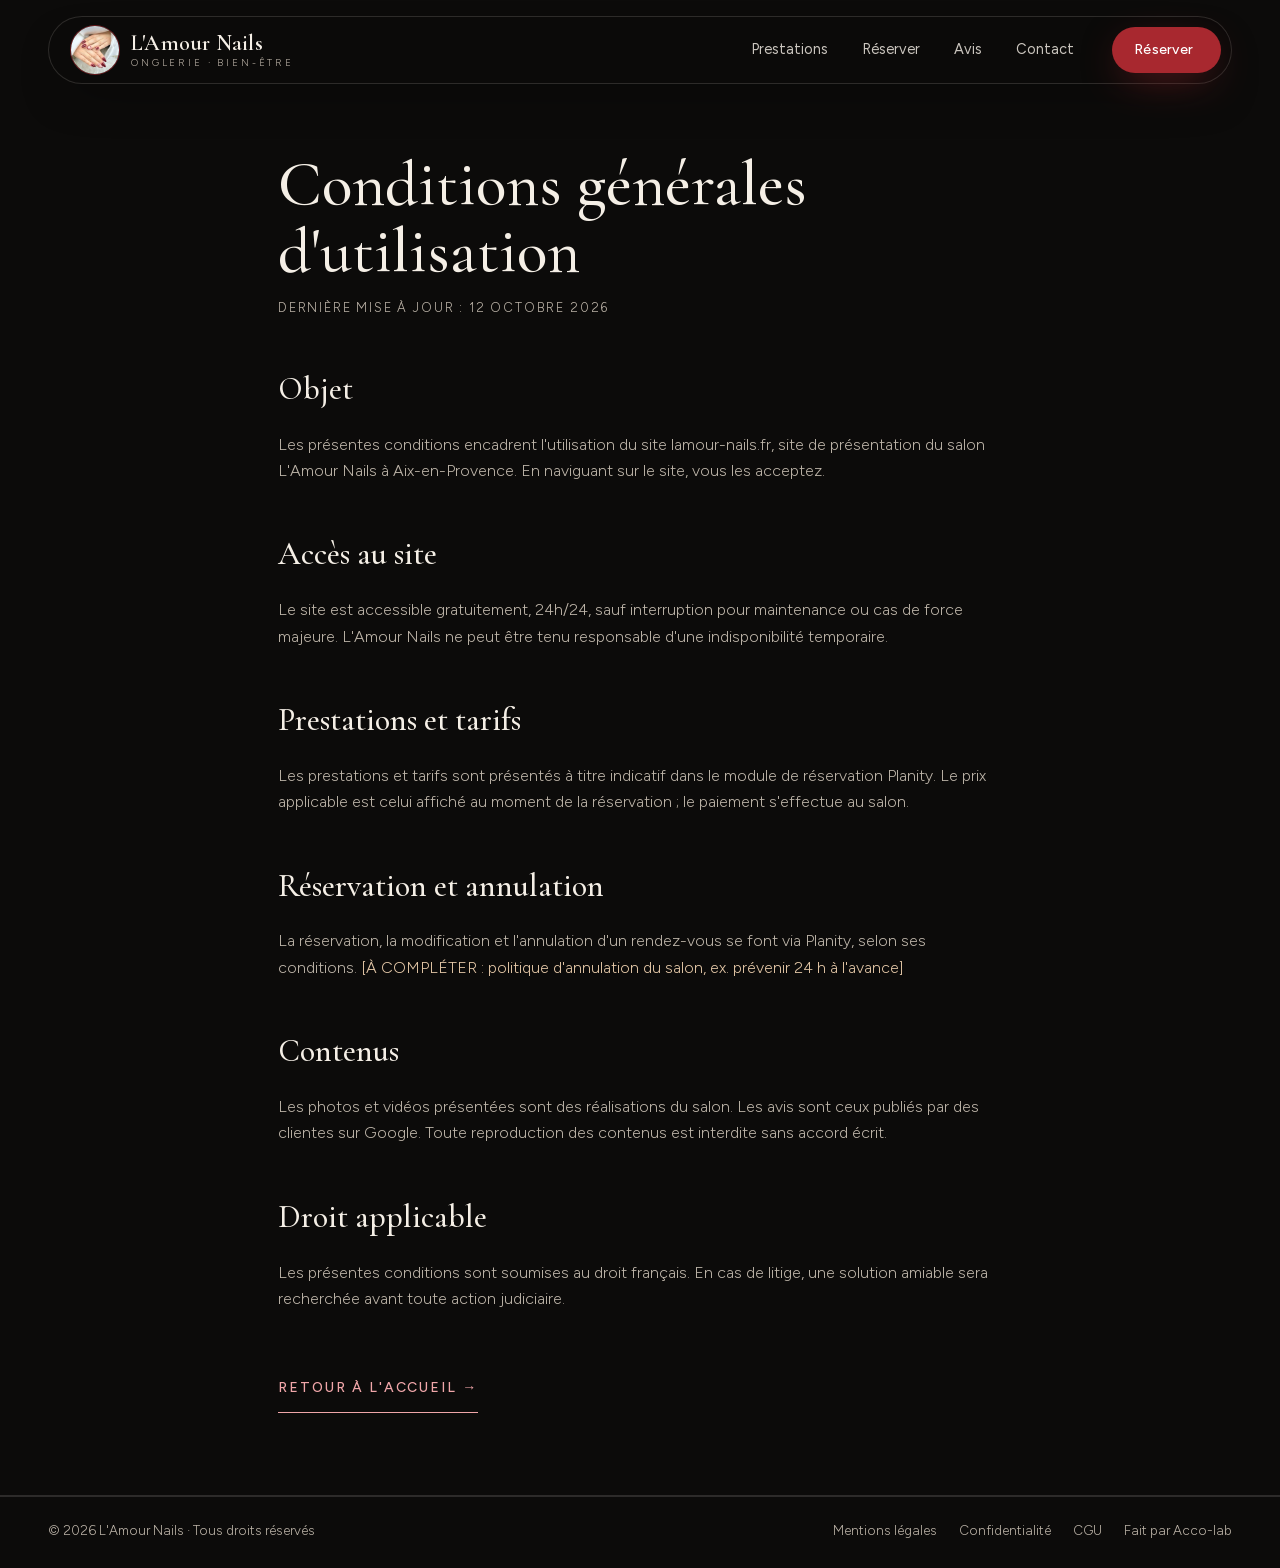
<file: cgu.html>
<!doctype html>
<html lang="fr">
<head>
  <meta charset="utf-8">
  <meta name="viewport" content="width=device-width, initial-scale=1">
  <title>Conditions générales d'utilisation · L'Amour Nails</title>
  <meta name="description" content="Conditions générales d'utilisation du site lamour-nails.fr : accès, prestations, réservation via Planity, contenus et droit applicable.">
  <meta name="robots" content="index, follow">
  <link rel="canonical" href="https://lamour-nails.fr/cgu.html">
  <meta name="theme-color" content="#2a0f11">
  <link rel="apple-touch-icon" href="apple-touch-icon.png">
  <link rel="manifest" href="site.webmanifest">
  <link rel="preload" as="font" type="font/woff2" href="fonts/cormorant-garamond.woff2" crossorigin>
  <link rel="preload" as="font" type="font/woff2" href="fonts/figtree.woff2" crossorigin>
  <link rel="stylesheet" href="css/style.min.css?v=202610171200">
  <style>
    .page { max-width: 820px; margin: 0 auto; padding: 150px var(--gutter) 90px; }
    .page h1 { font-family: var(--serif); font-weight: 500; font-size: clamp(38px, 5vw, 64px); line-height: 1.05; margin: 0 0 12px; }
    .page h2 { font-family: var(--serif); font-weight: 500; font-size: clamp(24px, 2.6vw, 32px); margin: 44px 0 10px; }
    .page p, .page li { color: var(--texte-clair); }
    .page a { color: var(--accent-clair); }
    .page .maj { font-size: 13px; letter-spacing: .14em; text-transform: uppercase; color: var(--texte-clair); margin-bottom: 36px; }
    .todo { color: #e6c9a8; }
    .retour { display: inline-block; margin-top: 40px; }
  </style>
</head>
<body>
  <a class="skip" href="#contenu">Aller au contenu</a>
  <header class="header is-solid">
    <div class="header__pill">
      <a href="./" class="brand">
        <img class="brand__logo" src="image/logo-rond-lamour.jpg" alt="" width="48" height="48">
        <span class="brand__text"><span class="brand__name">L'Amour Nails</span><span class="brand__tag">Onglerie · Bien-être</span></span>
      </a>
      <nav class="nav" aria-label="Navigation principale">
        <a href="./#univers">Prestations</a><a href="./#tarifs">Réserver</a><a href="./#avis">Avis</a><a href="./#contact">Contact</a>
      </nav>
      <a class="btn btn--red btn--sm header__cta" href="https://www.planity.com/lamour-nails-13100-aix-en-provence" target="_blank" rel="noopener"><span class="btn__text">Réserver</span></a>
    </div>
  </header>
  <main id="contenu" class="page">
    <h1>Conditions générales d'utilisation</h1>
    <p class="maj">Dernière mise à jour : 12 octobre 2026</p>
    <h2>Objet</h2>
    <p>Les présentes conditions encadrent l'utilisation du site lamour-nails.fr, site de présentation du salon L'Amour Nails à Aix-en-Provence. En naviguant sur le site, vous les acceptez.</p>
    <h2>Accès au site</h2>
    <p>Le site est accessible gratuitement, 24h/24, sauf interruption pour maintenance ou cas de force majeure. L'Amour Nails ne peut être tenu responsable d'une indisponibilité temporaire.</p>
    <h2>Prestations et tarifs</h2>
    <p>Les prestations et tarifs sont présentés à titre indicatif dans le module de réservation Planity. Le prix applicable est celui affiché au moment de la réservation ; le paiement s'effectue au salon.</p>
    <h2>Réservation et annulation</h2>
    <p>La réservation, la modification et l'annulation d'un rendez-vous se font via Planity, selon ses conditions. <span class="todo">[À COMPLÉTER : politique d'annulation du salon, ex. prévenir 24 h à l'avance]</span></p>
    <h2>Contenus</h2>
    <p>Les photos et vidéos présentées sont des réalisations du salon. Les avis sont ceux publiés par des clientes sur Google. Toute reproduction des contenus est interdite sans accord écrit.</p>
    <h2>Droit applicable</h2>
    <p>Les présentes conditions sont soumises au droit français. En cas de litige, une solution amiable sera recherchée avant toute action judiciaire.</p>
    <a class="link-arrow link-arrow--light retour" href="./">Retour à l'accueil <span aria-hidden="true">→</span></a>
  </main>
  <footer class="footer">
    <div class="wrap footer__bar">
      <p>© <span data-year>2026</span> L'Amour Nails · Tous droits réservés</p>
      <nav aria-label="Liens légaux">
        <a href="mentions-legales.html">Mentions légales</a>
        <a href="confidentialite.html">Confidentialité</a>
        <a href="cgu.html">CGU</a>
        <a href="https://acco-lab.fr" target="_blank" rel="noopener">Fait par Acco-lab</a>
      </nav>
    </div>
  </footer>
</body>
</html>
</file>
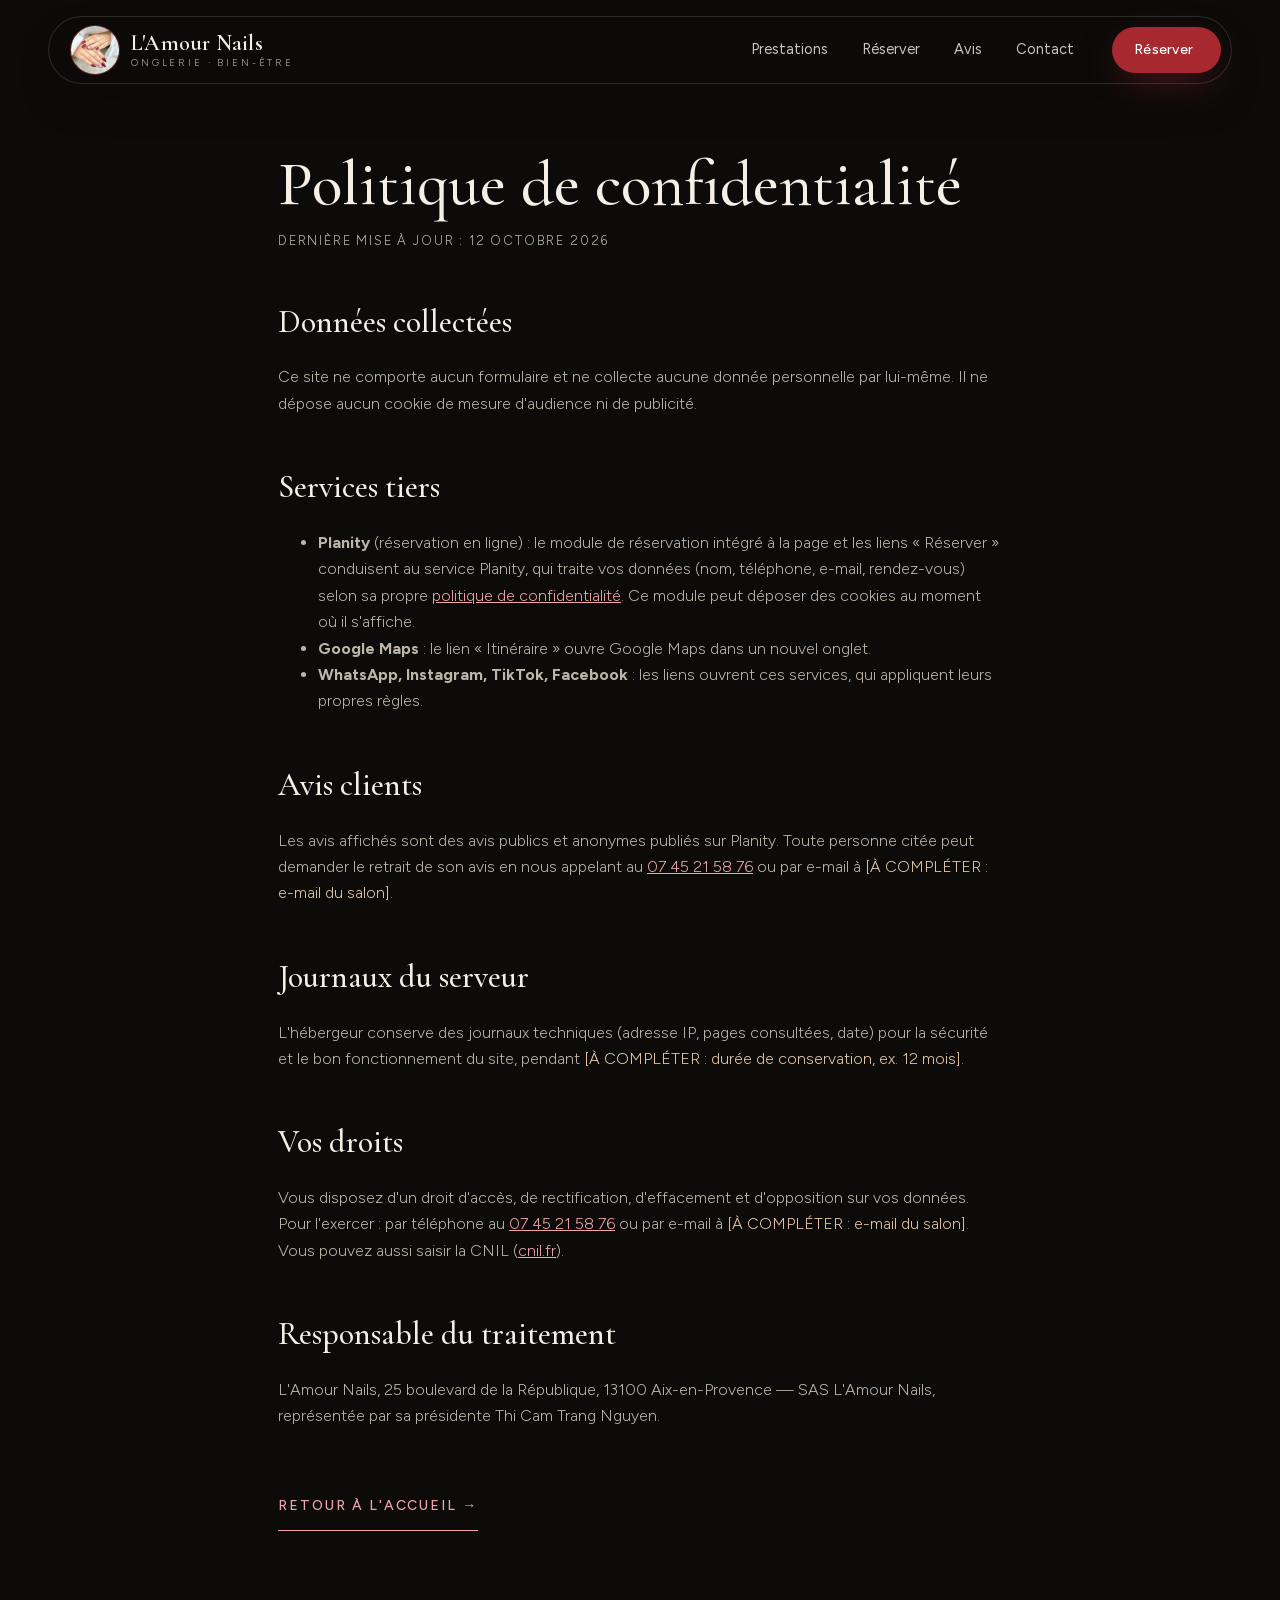
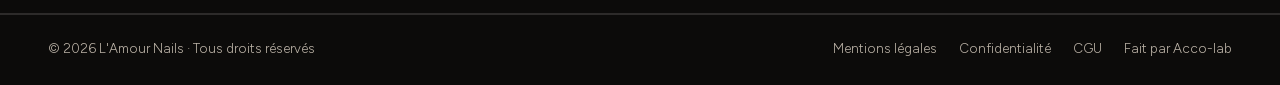
<file: confidentialite.html>
<!doctype html>
<html lang="fr">
<head>
  <meta charset="utf-8">
  <meta name="viewport" content="width=device-width, initial-scale=1">
  <title>Politique de confidentialité · L'Amour Nails</title>
  <meta name="description" content="Politique de confidentialité de lamour-nails.fr : données traitées, services tiers (Planity, Google), durée de conservation et vos droits RGPD.">
  <meta name="robots" content="index, follow">
  <link rel="canonical" href="https://lamour-nails.fr/confidentialite.html">
  <meta name="theme-color" content="#2a0f11">
  <link rel="apple-touch-icon" href="apple-touch-icon.png">
  <link rel="manifest" href="site.webmanifest">
  <link rel="preload" as="font" type="font/woff2" href="fonts/cormorant-garamond.woff2" crossorigin>
  <link rel="preload" as="font" type="font/woff2" href="fonts/figtree.woff2" crossorigin>
  <link rel="stylesheet" href="css/style.min.css?v=202610171200">
  <style>
    .page { max-width: 820px; margin: 0 auto; padding: 150px var(--gutter) 90px; }
    .page h1 { font-family: var(--serif); font-weight: 500; font-size: clamp(38px, 5vw, 64px); line-height: 1.05; margin: 0 0 12px; }
    .page h2 { font-family: var(--serif); font-weight: 500; font-size: clamp(24px, 2.6vw, 32px); margin: 44px 0 10px; }
    .page p, .page li { color: var(--texte-clair); }
    .page a { color: var(--accent-clair); }
    .page .maj { font-size: 13px; letter-spacing: .14em; text-transform: uppercase; color: var(--texte-clair); margin-bottom: 36px; }
    .todo { color: #e6c9a8; }
    .retour { display: inline-block; margin-top: 40px; }
  </style>
</head>
<body>
  <a class="skip" href="#contenu">Aller au contenu</a>
  <header class="header is-solid">
    <div class="header__pill">
      <a href="./" class="brand">
        <img class="brand__logo" src="image/logo-rond-lamour.jpg" alt="" width="48" height="48">
        <span class="brand__text"><span class="brand__name">L'Amour Nails</span><span class="brand__tag">Onglerie · Bien-être</span></span>
      </a>
      <nav class="nav" aria-label="Navigation principale">
        <a href="./#univers">Prestations</a><a href="./#tarifs">Réserver</a><a href="./#avis">Avis</a><a href="./#contact">Contact</a>
      </nav>
      <a class="btn btn--red btn--sm header__cta" href="https://www.planity.com/lamour-nails-13100-aix-en-provence" target="_blank" rel="noopener"><span class="btn__text">Réserver</span></a>
    </div>
  </header>
  <main id="contenu" class="page">
    <h1>Politique de confidentialité</h1>
    <p class="maj">Dernière mise à jour : 12 octobre 2026</p>
    <h2>Données collectées</h2>
    <p>Ce site ne comporte aucun formulaire et ne collecte aucune donnée personnelle par lui-même. Il ne dépose aucun cookie de mesure d'audience ni de publicité.</p>
    <h2>Services tiers</h2>
    <ul>
      <li><strong>Planity</strong> (réservation en ligne) : le module de réservation intégré à la page et les liens « Réserver » conduisent au service Planity, qui traite vos données (nom, téléphone, e-mail, rendez-vous) selon sa propre <a href="https://www.planity.com/politique-de-confidentialite" target="_blank" rel="noopener">politique de confidentialité</a>. Ce module peut déposer des cookies au moment où il s'affiche.</li>
      <li><strong>Google Maps</strong> : le lien « Itinéraire » ouvre Google Maps dans un nouvel onglet.</li>
      <li><strong>WhatsApp, Instagram, TikTok, Facebook</strong> : les liens ouvrent ces services, qui appliquent leurs propres règles.</li>
    </ul>
    <h2>Avis clients</h2>
    <p>Les avis affichés sont des avis publics et anonymes publiés sur Planity. Toute personne citée peut demander le retrait de son avis en nous appelant au <a href="tel:+33745215876">07 45 21 58 76</a> ou par e-mail à <span class="todo">[À COMPLÉTER : e-mail du salon]</span>.</p>
    <h2>Journaux du serveur</h2>
    <p>L'hébergeur conserve des journaux techniques (adresse IP, pages consultées, date) pour la sécurité et le bon fonctionnement du site, pendant <span class="todo">[À COMPLÉTER : durée de conservation, ex. 12 mois]</span>.</p>
    <h2>Vos droits</h2>
    <p>Vous disposez d'un droit d'accès, de rectification, d'effacement et d'opposition sur vos données. Pour l'exercer : par téléphone au <a href="tel:+33745215876">07 45 21 58 76</a> ou par e-mail à <span class="todo">[À COMPLÉTER : e-mail du salon]</span>. Vous pouvez aussi saisir la CNIL (<a href="https://www.cnil.fr" target="_blank" rel="noopener">cnil.fr</a>).</p>
    <h2>Responsable du traitement</h2>
    <p>L'Amour Nails, 25 boulevard de la République, 13100 Aix-en-Provence — SAS L'Amour Nails, représentée par sa présidente Thi Cam Trang Nguyen.</p>
    <a class="link-arrow link-arrow--light retour" href="./">Retour à l'accueil <span aria-hidden="true">→</span></a>
  </main>
  <footer class="footer">
    <div class="wrap footer__bar">
      <p>© <span data-year>2026</span> L'Amour Nails · Tous droits réservés</p>
      <nav aria-label="Liens légaux">
        <a href="mentions-legales.html">Mentions légales</a>
        <a href="confidentialite.html">Confidentialité</a>
        <a href="cgu.html">CGU</a>
        <a href="https://acco-lab.fr" target="_blank" rel="noopener">Fait par Acco-lab</a>
      </nav>
    </div>
  </footer>
</body>
</html>
</file>
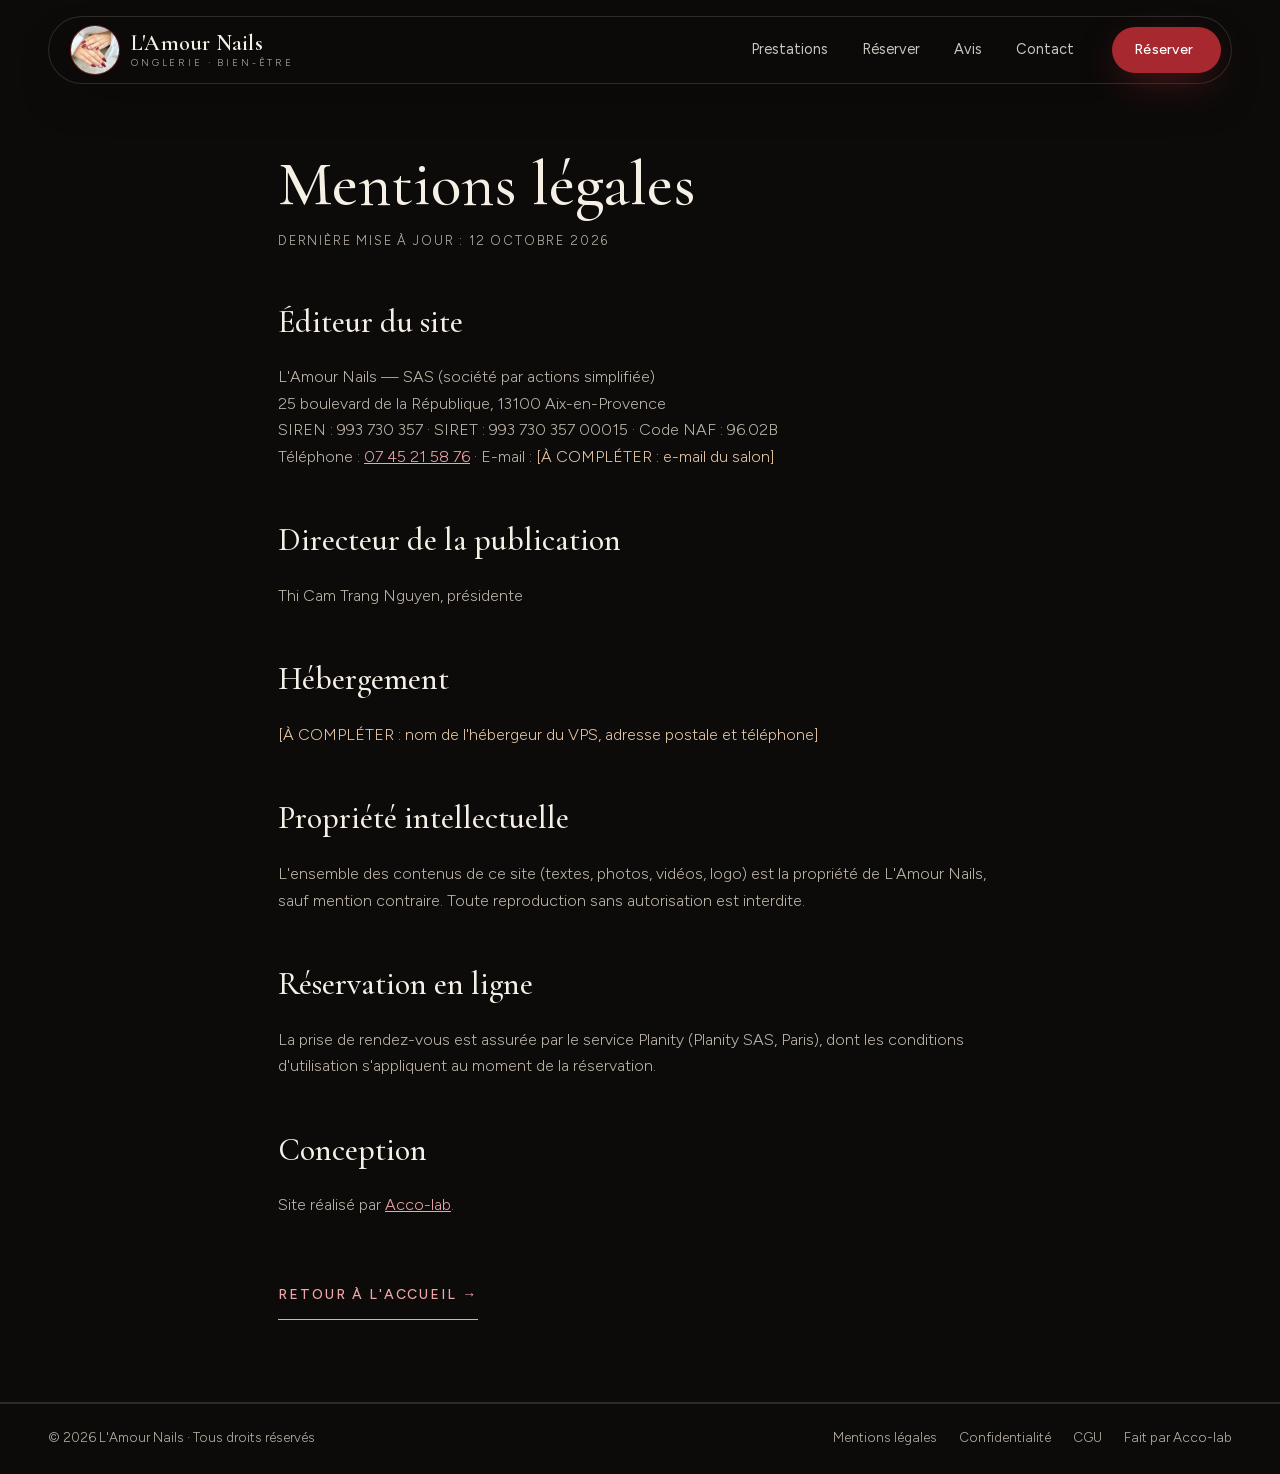
<file: mentions-legales.html>
<!doctype html>
<html lang="fr">
<head>
  <meta charset="utf-8">
  <meta name="viewport" content="width=device-width, initial-scale=1">
  <title>Mentions légales · L'Amour Nails Aix-en-Provence</title>
  <meta name="description" content="Mentions légales du site lamour-nails.fr : éditeur, directeur de publication, hébergeur et propriété intellectuelle du salon L'Amour Nails à Aix-en-Provence.">
  <meta name="robots" content="index, follow">
  <link rel="canonical" href="https://lamour-nails.fr/mentions-legales.html">
  <meta name="theme-color" content="#2a0f11">
  <link rel="apple-touch-icon" href="apple-touch-icon.png">
  <link rel="manifest" href="site.webmanifest">
  <link rel="preload" as="font" type="font/woff2" href="fonts/cormorant-garamond.woff2" crossorigin>
  <link rel="preload" as="font" type="font/woff2" href="fonts/figtree.woff2" crossorigin>
  <link rel="stylesheet" href="css/style.min.css?v=202610171200">
  <style>
    .page { max-width: 820px; margin: 0 auto; padding: 150px var(--gutter) 90px; }
    .page h1 { font-family: var(--serif); font-weight: 500; font-size: clamp(38px, 5vw, 64px); line-height: 1.05; margin: 0 0 12px; }
    .page h2 { font-family: var(--serif); font-weight: 500; font-size: clamp(24px, 2.6vw, 32px); margin: 44px 0 10px; }
    .page p, .page li { color: var(--texte-clair); }
    .page a { color: var(--accent-clair); }
    .page .maj { font-size: 13px; letter-spacing: .14em; text-transform: uppercase; color: var(--texte-clair); margin-bottom: 36px; }
    .todo { color: #e6c9a8; }
    .retour { display: inline-block; margin-top: 40px; }
  </style>
</head>
<body>
  <a class="skip" href="#contenu">Aller au contenu</a>
  <header class="header is-solid">
    <div class="header__pill">
      <a href="./" class="brand">
        <img class="brand__logo" src="image/logo-rond-lamour.jpg" alt="" width="48" height="48">
        <span class="brand__text"><span class="brand__name">L'Amour Nails</span><span class="brand__tag">Onglerie · Bien-être</span></span>
      </a>
      <nav class="nav" aria-label="Navigation principale">
        <a href="./#univers">Prestations</a><a href="./#tarifs">Réserver</a><a href="./#avis">Avis</a><a href="./#contact">Contact</a>
      </nav>
      <a class="btn btn--red btn--sm header__cta" href="https://www.planity.com/lamour-nails-13100-aix-en-provence" target="_blank" rel="noopener"><span class="btn__text">Réserver</span></a>
    </div>
  </header>
  <main id="contenu" class="page">
    <h1>Mentions légales</h1>
    <p class="maj">Dernière mise à jour : 12 octobre 2026</p>
    <h2>Éditeur du site</h2>
    <p>L'Amour Nails — SAS (société par actions simplifiée)<br>25 boulevard de la République, 13100 Aix-en-Provence<br>SIREN : 993 730 357 · SIRET : 993 730 357 00015 · Code NAF : 96.02B<br>Téléphone : <a href="tel:+33745215876">07 45 21 58 76</a> · E-mail : <span class="todo">[À COMPLÉTER : e-mail du salon]</span></p>
    <h2>Directeur de la publication</h2>
    <p>Thi Cam Trang Nguyen, présidente</p>
    <h2>Hébergement</h2>
    <p><span class="todo">[À COMPLÉTER : nom de l'hébergeur du VPS, adresse postale et téléphone]</span></p>
    <h2>Propriété intellectuelle</h2>
    <p>L'ensemble des contenus de ce site (textes, photos, vidéos, logo) est la propriété de L'Amour Nails, sauf mention contraire. Toute reproduction sans autorisation est interdite.</p>
    <h2>Réservation en ligne</h2>
    <p>La prise de rendez-vous est assurée par le service Planity (Planity SAS, Paris), dont les conditions d'utilisation s'appliquent au moment de la réservation.</p>
    <h2>Conception</h2>
    <p>Site réalisé par <a href="https://acco-lab.fr" target="_blank" rel="noopener">Acco-lab</a>.</p>
    <a class="link-arrow link-arrow--light retour" href="./">Retour à l'accueil <span aria-hidden="true">→</span></a>
  </main>
  <footer class="footer">
    <div class="wrap footer__bar">
      <p>© <span data-year>2026</span> L'Amour Nails · Tous droits réservés</p>
      <nav aria-label="Liens légaux">
        <a href="mentions-legales.html">Mentions légales</a>
        <a href="confidentialite.html">Confidentialité</a>
        <a href="cgu.html">CGU</a>
        <a href="https://acco-lab.fr" target="_blank" rel="noopener">Fait par Acco-lab</a>
      </nav>
    </div>
  </footer>
</body>
</html>
</file>
<file: css/style.min.css>
@font-face{font-family:Cormorant Garamond;font-style:normal;font-weight:300 700;font-display:swap;src:url(../fonts/cormorant-garamond.woff2) format("woff2");unicode-range:U+0000-00FF,U+0131,U+0152-0153,U+02BB-02BC,U+02C6,U+02DA,U+02DC,U+2000-206F,U+20AC,U+2122,U+2212,U+FEFF,U+FFFD}@font-face{font-family:Cormorant Garamond;font-style:italic;font-weight:300 700;font-display:swap;src:url(../fonts/cormorant-garamond-italic.woff2) format("woff2");unicode-range:U+0000-00FF,U+0131,U+0152-0153,U+02BB-02BC,U+02C6,U+02DA,U+02DC,U+2000-206F,U+20AC,U+2122,U+2212,U+FEFF,U+FFFD}@font-face{font-family:Figtree;font-style:normal;font-weight:300 900;font-display:swap;src:url(../fonts/figtree.woff2) format("woff2");unicode-range:U+0000-00FF,U+0131,U+0152-0153,U+02BB-02BC,U+02C6,U+02DA,U+02DC,U+2000-206F,U+20AC,U+2122,U+2212,U+FEFF,U+FFFD}:root{--noir: #0c0b0a;--noir-2: #151311;--noir-3: #1e1b18;--accent: #a8282f;--accent-vif: #c9373f;--accent-sombre: #6b171c;--accent-clair: #f0a6a9;--ivoire: #f5efe6;--ivoire-2: #ebe3d6;--blanc: #ffffff;--rouge: #2a0f11;--rouge-2: #3b1719;--rouge-3: #522225;--texte-clair: #bfb6aa;--texte-sombre: #4a443d;--ligne-clair: rgba(245, 239, 230, .14);--ligne-sombre: rgba(12, 11, 10, .14);--serif: "Cormorant Garamond", "Cormorant", "Garamond", Georgia, serif;--sans: "Figtree", "Helvetica Neue", Arial, sans-serif;--wrap: 1280px;--gutter: clamp(16px, 4vw, 48px);--radius: 22px;--ease: cubic-bezier(.22, 1, .36, 1);--ease-io: cubic-bezier(.65, 0, .35, 1)}*,*:before,*:after{box-sizing:border-box}html{-webkit-text-size-adjust:100%}html.lenis,html.lenis body{height:auto}.lenis.lenis-smooth{scroll-behavior:auto!important}.lenis.lenis-stopped{overflow:hidden}body{margin:0;background:var(--noir);color:var(--ivoire);font-family:var(--sans);font-weight:300;font-size:clamp(16px,1.05vw,17.5px);line-height:1.65;-webkit-font-smoothing:antialiased;overflow-x:hidden}body.is-loading{overflow:hidden}img{display:block;max-width:100%}main{overflow-x:clip}.nowrap{white-space:nowrap}.only-mobile{display:none}a{color:inherit}button{font:inherit;color:inherit;cursor:pointer}svg{display:block}::selection{background:var(--accent);color:var(--blanc)}.wrap{width:100%;max-width:var(--wrap);margin:0 auto;padding:0 var(--gutter)}.section{position:relative;padding:clamp(96px,13vw,180px) 0}.section--light{background:var(--ivoire);color:var(--noir)}.section--red{background:var(--rouge);color:var(--ivoire)}.skip{position:fixed;left:16px;top:-60px;z-index:999;background:var(--accent);color:#fff;padding:10px 16px;border-radius:8px}.skip:focus{top:16px}:focus-visible{outline:2px solid var(--accent-vif);outline-offset:3px}.kicker,.eyebrow{font-family:var(--sans);font-size:12.5px;font-weight:500;letter-spacing:.28em;text-transform:uppercase;margin:0 0 22px;color:var(--texte-clair)}.section--light .kicker{color:var(--texte-sombre)}.kicker--red,.section--light .kicker--red{color:var(--accent)}.kicker--light{color:#f5efe6b3}.sec-head{margin-bottom:clamp(56px,7vw,96px);max-width:780px}.sec-head--center{margin-left:auto;margin-right:auto;text-align:center}.sec-head--split{max-width:none;display:flex;align-items:flex-end;justify-content:space-between;gap:40px;flex-wrap:wrap}.sec-head--split .sec-lead{max-width:380px;margin:0}.sec-title,.band__title{font-family:var(--serif);font-weight:500;font-size:clamp(38px,5.2vw,78px);line-height:1.02;letter-spacing:-.01em;margin:0}.sec-title em,.band__title em,.hero__title em{font-style:italic;color:var(--accent)}.section--red .sec-title em{color:var(--accent-clair)}.contact .sec-title em,.band__title em{color:var(--ivoire);opacity:.92}.sec-lead{font-size:clamp(16px,1.2vw,19px);color:var(--texte-clair);margin:28px auto 0;max-width:600px}.section--light .sec-lead{color:var(--texte-sombre)}.sec-lead a{color:var(--accent);text-underline-offset:3px}.line-mask{overflow:hidden;padding-bottom:.08em;margin-bottom:-.08em}.btn{--h: 56px;position:relative;display:inline-flex;align-items:center;gap:14px;height:var(--h);padding:0 10px 0 28px;border-radius:999px;font-family:var(--sans);font-size:15px;font-weight:500;letter-spacing:.02em;text-decoration:none;white-space:nowrap;transition:background .35s var(--ease),color .35s var(--ease),border-color .35s var(--ease),box-shadow .35s var(--ease);will-change:transform}.btn:not(:has(.btn__icon)){padding-right:28px}.btn--sm{--h: 46px;font-size:14px;padding-left:22px;padding-right:6px}.btn__text{display:inline-block;line-height:1.4;height:1.4em;overflow:hidden}.btn__icon{width:calc(var(--h) - 12px);height:calc(var(--h) - 12px);border-radius:50%;display:grid;place-items:center;background:#ffffff24;transition:transform .5s var(--ease),background .35s}.btn__icon svg{width:16px;height:16px;fill:none;stroke:currentColor;stroke-width:1.8;stroke-linecap:round;stroke-linejoin:round}.btn:hover .btn__icon{transform:rotate(45deg)}.btn--red{background:var(--accent);color:var(--blanc);box-shadow:0 12px 40px -12px #a8282fb3}.btn--red:hover{background:var(--accent-vif);box-shadow:0 18px 50px -12px #c9373fcc}.btn--ghost{border:1px solid rgba(245,239,230,.35);color:var(--ivoire);backdrop-filter:blur(8px);background:#0c0b0a33}.btn--ghost:hover{border-color:var(--ivoire);background:#f5efe614}.btn--dark{background:var(--noir);color:var(--ivoire)}.btn--dark:hover{background:var(--accent)}.btn__text .char{display:inline-block;text-shadow:0 1.4em currentColor;transition:transform .55s var(--ease)}.btn:hover .btn__text .char{transform:translateY(-1.4em)}.link-arrow{display:inline-flex;align-items:center;gap:10px;font-weight:500;font-size:14px;letter-spacing:.14em;text-transform:uppercase;text-decoration:none;color:var(--accent);position:relative;padding-bottom:6px}.link-arrow:after{content:"";position:absolute;left:0;bottom:0;width:100%;height:1px;background:currentColor;transform-origin:right;transition:transform .6s var(--ease)}.link-arrow:hover:after{transform:scaleX(0);transform-origin:left}.link-arrow span{transition:transform .5s var(--ease)}.link-arrow:hover span{transform:translate(6px)}.link-arrow--light{color:var(--ivoire)}.loader{position:fixed;inset:0;z-index:1000;display:grid;place-items:center;background:var(--noir);clip-path:inset(0 0 0 0)}.loader__inner{text-align:center}.loader__logo{position:relative;width:150px;height:150px;margin:0 auto 26px}.loader__logo img{width:100%;height:100%;border-radius:50%;animation:logoIn 1.1s var(--ease) .15s both}.loader__mono{position:absolute;inset:-12px;width:calc(100% + 24px);height:calc(100% + 24px);overflow:visible}@keyframes logoIn{0%{opacity:0;transform:scale(.85)}}.loader__ring{fill:none;stroke:var(--accent);stroke-width:1.4;stroke-dasharray:352;stroke-dashoffset:352;transform:rotate(-90deg);transform-origin:center;animation:ring 1.6s var(--ease-io) forwards}.loader__mono text{font-family:var(--serif);font-style:italic;font-size:58px;fill:var(--ivoire)}.loader__name{font-family:var(--serif);font-size:22px;letter-spacing:.06em;margin:0}.loader__count{font-size:12px;letter-spacing:.3em;color:var(--texte-clair);margin:10px 0 0}@keyframes ring{to{stroke-dashoffset:0}}.progress{position:fixed;top:0;left:0;right:0;height:2px;z-index:200;pointer-events:none}.progress__bar{display:block;height:100%;background:linear-gradient(90deg,var(--accent-sombre),var(--accent-vif));transform:scaleX(0);transform-origin:left}.cursor{display:none}@media(hover:hover)and (pointer:fine){.cursor{display:block;position:fixed;inset:0;pointer-events:none;z-index:300;opacity:0;transition:opacity .4s}.cursor.is-on{opacity:1}.cursor__dot,.cursor__ring{position:fixed;top:0;left:0;border-radius:50%;pointer-events:none}.cursor__dot{width:6px;height:6px;margin:-3px 0 0 -3px;background:var(--accent-vif)}.cursor__ring{width:38px;height:38px;margin:-19px 0 0 -19px;border:1px solid rgba(168,40,47,.55);display:grid;place-items:center;transition:width .4s var(--ease),height .4s var(--ease),margin .4s var(--ease),background .4s,border-color .4s}.cursor__label{font-style:normal;font-size:11px;letter-spacing:.18em;text-transform:uppercase;color:#fff;opacity:0;transition:opacity .3s}.cursor.is-hover .cursor__ring{width:62px;height:62px;margin:-31px 0 0 -31px;border-color:var(--accent)}.cursor.is-drag .cursor__ring{width:92px;height:92px;margin:-46px 0 0 -46px;background:var(--accent);border-color:var(--accent)}.cursor.is-drag .cursor__label{opacity:1}.cursor.is-drag .cursor__dot{opacity:0}}.header{position:fixed;top:16px;left:0;right:0;z-index:100;padding:0 var(--gutter);transition:transform .6s var(--ease)}.header.is-hidden{transform:translateY(-140%)}.header__pill{max-width:var(--wrap);margin:0 auto;height:68px;padding:0 10px 0 22px;display:flex;align-items:center;gap:24px;border-radius:999px;border:1px solid transparent;transition:background .5s var(--ease),border-color .5s,box-shadow .5s}.header.is-solid .header__pill{background:#0c0b0adb;border-color:var(--ligne-clair);backdrop-filter:blur(16px) saturate(1.3);-webkit-backdrop-filter:blur(16px) saturate(1.3);box-shadow:0 20px 50px -25px #000000b3}.brand{display:flex;align-items:center;gap:12px;text-decoration:none;margin-right:auto}.brand__logo{width:48px;height:48px;border-radius:50%;flex-shrink:0;box-shadow:0 0 0 1px #a8282f99}.brand__mono{width:42px;height:42px;border-radius:50%;border:1px solid var(--accent);display:grid;place-items:center;font-family:var(--serif);font-style:italic;font-size:24px;line-height:1;padding-bottom:3px}.brand__text{display:flex;flex-direction:column;line-height:1.1}.brand__name{font-family:var(--serif);font-weight:600;font-size:22px;letter-spacing:.01em}.brand__tag{font-size:9.5px;letter-spacing:.3em;text-transform:uppercase;color:var(--texte-clair);margin-top:3px}.nav{display:flex;gap:6px}.nav a{position:relative;padding:8px 14px;font-size:14.5px;font-weight:400;text-decoration:none;color:#f5efe6d1;transition:color .3s}.nav a:after{content:"";position:absolute;left:14px;right:14px;bottom:4px;height:1px;background:var(--accent-vif);transform:scaleX(0);transform-origin:right;transition:transform .5s var(--ease)}.nav a:hover,.nav a.is-active{color:var(--blanc)}.nav a:hover:after,.nav a.is-active:after{transform:scaleX(1);transform-origin:left}.burger{display:none;width:48px;height:48px;border-radius:50%;border:1px solid var(--ligne-clair);background:#0c0b0a66;position:relative}.burger span{position:absolute;left:14px;right:14px;height:1.5px;background:var(--ivoire);transition:transform .5s var(--ease),top .5s var(--ease)}.burger span:first-child{top:19px}.burger span:last-child{top:27px}.burger[aria-expanded=true] span:first-child{top:23px;transform:rotate(45deg)}.burger[aria-expanded=true] span:last-child{top:23px;transform:rotate(-45deg)}.mmenu{position:fixed;inset:0;z-index:90;background:var(--noir);display:flex;flex-direction:column;justify-content:space-between;padding:120px var(--gutter) 40px;clip-path:circle(0% at calc(100% - 50px) 50px);transition:clip-path .8s var(--ease-io)}.mmenu.is-open{clip-path:circle(150% at calc(100% - 50px) 50px)}.mmenu nav{display:flex;flex-direction:column}.mmenu nav a{font-family:var(--serif);font-size:clamp(34px,9vw,56px);line-height:1.25;text-decoration:none;display:flex;align-items:baseline;gap:16px;border-bottom:1px solid var(--ligne-clair);padding:10px 0;opacity:0;transform:translateY(24px);transition:opacity .6s var(--ease),transform .6s var(--ease)}.mmenu nav a small{font-family:var(--sans);font-size:12px;color:var(--accent-vif);letter-spacing:.2em}.mmenu.is-open nav a{opacity:1;transform:none}.mmenu.is-open nav a:nth-child(2){transition-delay:.05s}.mmenu.is-open nav a:nth-child(3){transition-delay:.1s}.mmenu.is-open nav a:nth-child(4){transition-delay:.15s}.mmenu.is-open nav a:nth-child(5){transition-delay:.2s}.mmenu.is-open nav a:nth-child(6){transition-delay:.25s}.mmenu__foot{display:flex;flex-wrap:wrap;align-items:center;gap:20px;justify-content:space-between}.mmenu__tel{font-size:18px;text-decoration:none}.hero{position:relative;min-height:100vh;min-height:100svh;display:flex;flex-direction:column;justify-content:flex-end;overflow:hidden;isolation:isolate}.hero__bg{position:absolute;inset:0;z-index:-2;overflow:hidden}.hero__img{position:absolute;inset:0 0 -10%;width:100%;height:110%;object-fit:cover;object-position:62% 35%;will-change:transform}.hero__veil{position:absolute;inset:0;z-index:-1;background:linear-gradient(180deg,rgba(12,11,10,.45) 0%,rgba(12,11,10,.1) 35%,rgba(12,11,10,.6) 80%,var(--noir) 100%),linear-gradient(90deg,#0c0b0ad1,#0c0b0a59 48%,#0c0b0a00)}.hero__content{padding-top:160px;padding-bottom:40px}.eyebrow{display:inline-flex;align-items:center;gap:12px;color:var(--ivoire)}.dot{width:8px;height:8px;border-radius:50%;background:var(--accent-vif);box-shadow:0 0 #c9373f99;animation:pulse 2.4s infinite}@keyframes pulse{70%{box-shadow:0 0 0 12px #c9373f00}to{box-shadow:0 0 #c9373f00}}.hero__title{font-family:var(--serif);font-weight:500;font-size:clamp(44px,6.2vw,96px);line-height:1.02;letter-spacing:-.01em;margin:0 0 28px;max-width:20ch}.hero__title em{color:var(--ivoire);font-weight:400}.hero__title .accent,.hero__title .accent .char{color:var(--accent-vif)}.hero__lead{max-width:520px;font-size:clamp(17px,1.35vw,20px);color:#f5efe6d1;margin:0 0 40px}.hero__actions{display:flex;flex-wrap:wrap;gap:14px}.hero__foot{display:flex;align-items:flex-end;justify-content:space-between;gap:24px;border-top:1px solid var(--ligne-clair);width:calc(100% - 2 * var(--gutter));max-width:calc(var(--wrap) - 2 * var(--gutter));padding:36px 0}.hero__facts{list-style:none;margin:0;padding:0;display:flex;flex-wrap:wrap;gap:clamp(20px,5vw,64px);font-size:14px;color:var(--texte-clair)}.hero__facts strong{display:block;font-family:var(--serif);font-weight:400;font-size:34px;color:var(--ivoire);line-height:1.1}.scroll-hint{display:flex;flex-direction:column;align-items:center;gap:10px;text-decoration:none;font-size:11px;letter-spacing:.3em;text-transform:uppercase;color:var(--texte-clair)}.scroll-hint i{width:1px;height:56px;background:var(--ligne-clair);position:relative;overflow:hidden}.scroll-hint i:after{content:"";position:absolute;left:0;top:-40%;width:100%;height:40%;background:var(--accent-vif);animation:drip 2s var(--ease-io) infinite}@keyframes drip{to{top:100%}}.ribbon{position:relative;z-index:2;background:var(--accent);color:var(--blanc);overflow:hidden;padding:18px 0;transform:rotate(-1.5deg) scale(1.04);margin:-24px 0 -8px;box-shadow:0 20px 60px -20px #a8282f99}.ribbon__track{display:flex;width:max-content}.ribbon__row{display:flex;align-items:center;flex-shrink:0}.ribbon span{font-family:var(--serif);font-style:italic;font-size:clamp(22px,2.6vw,36px);padding:0 28px;white-space:nowrap}.ribbon b{font-weight:400;font-size:16px;opacity:.8}.manifeste{padding-top:clamp(90px,10vw,130px);padding-bottom:20px}.manifeste__grid{max-width:900px}.manifeste__text{font-family:var(--serif);font-weight:500;font-size:clamp(26px,3vw,42px);line-height:1.25;letter-spacing:-.01em;margin:0 0 36px}.manifeste .kicker{margin-bottom:16px}.manifeste__sign{display:flex;align-items:center;gap:20px;font-size:13px;letter-spacing:.24em;text-transform:uppercase;color:var(--accent)}.manifeste__sign p{margin:0}.manifeste__line{width:80px;height:1px;background:currentColor}.reveal-frame{background:var(--ivoire);position:relative;margin-top:-1px}.pin-spacer{background:var(--ivoire)}.reveal-frame__pin{height:100vh;height:100svh;display:grid;place-items:center;overflow:hidden}.reveal-frame__media{position:relative;width:100%;height:100%;overflow:hidden;clip-path:inset(18% 22% 18% 22% round 28px);will-change:clip-path}.reveal-frame__img{position:absolute;inset:-6% 0;background-size:cover;background-position:center 40%;transform:scale(1.2);will-change:transform}.reveal-frame__veil{position:absolute;inset:0;background:linear-gradient(180deg,#0c0b0a14,#0c0b0a33 40%,#0c0b0ae6 92%)}.reveal-frame__quote p{text-shadow:0 4px 30px rgba(0,0,0,.55)}.reveal-frame__quote{position:absolute;inset:auto 0 0;margin:0;text-align:center;padding:0 var(--gutter) clamp(48px,9vh,96px)}.reveal-frame__quote p{font-family:var(--serif);font-weight:500;font-size:clamp(32px,4.8vw,72px);line-height:1.05;letter-spacing:-.02em;margin:0;color:var(--ivoire)}.reveal-frame__quote p{letter-spacing:.01em}.univers{background:var(--noir);padding-top:clamp(40px,5vw,64px)}.univers .sec-head{margin-bottom:clamp(72px,9vw,130px)}.domaine{display:grid;grid-template-columns:1.05fr 1fr;grid-template-rows:auto auto;column-gap:clamp(32px,7vw,120px);row-gap:24px;align-items:center;margin-bottom:clamp(96px,12vw,180px)}.domaine:last-child{margin-bottom:0}.domaine+.domaine{position:relative;padding-top:clamp(64px,8vw,120px);margin-top:calc(clamp(96px,12vw,180px)*-1 + clamp(64px,8vw,120px))}.domaine+.domaine:before{content:"";position:absolute;left:0;right:0;top:0;height:1px;background:var(--ligne-clair)}.domaine__media{grid-column:1;grid-row:1 / span 2}.domaine__head{grid-column:2;grid-row:1;align-self:end}.domaine__body{grid-column:2;grid-row:2;align-self:start}.domaine--rev .domaine__media{grid-column:2}.domaine--rev .domaine__head,.domaine--rev .domaine__body{grid-column:1}.domaine__media{position:relative;aspect-ratio:4 / 5}.domaine__media .stack{height:100%}.domaine__media .stack__card{width:82%}.domaine .stack-meta{margin:36px 0 18px}.domaine .stack-nav{gap:10px}.domaine__num{position:absolute;left:24px;bottom:16px;font-family:var(--serif);font-style:italic;font-size:clamp(64px,9vw,130px);line-height:1;color:var(--ivoire);mix-blend-mode:difference}.domaine__title{font-family:var(--serif);font-weight:500;font-size:clamp(40px,5vw,72px);line-height:1;letter-spacing:-.02em;margin:0}.domaine__body p{color:var(--texte-clair);max-width:460px;margin:0 0 28px}.tags{list-style:none;display:flex;flex-wrap:wrap;gap:8px;margin:0 0 36px;padding:0}.tags li{font-size:13px;padding:7px 14px;border:1px solid var(--ligne-clair);border-radius:999px;color:#f5efe6d9;transition:border-color .3s,background .3s}.tags li:hover{border-color:var(--accent);background:#a8282f1f}.engagements{overflow:clip;padding-bottom:clamp(80px,9vw,130px)}.engagements:before{content:"";position:absolute;inset:0;background:radial-gradient(ellipse 60% 50% at 50% 85%,rgba(168,40,47,.16),transparent 70%),radial-gradient(ellipse 80% 60% at 50% 0%,var(--rouge-2),transparent 70%);pointer-events:none}.engagements .sec-head{position:relative;margin-bottom:40px}.engagements .sec-lead{color:#f5efe6b8}.fan{--fan-w: 272px;--fan-h: 490px;--fan-x: 600px;position:relative;outline:none}.fan__stage{position:relative;height:calc(var(--fan-h) + 150px);touch-action:pan-y;user-select:none}.fan__card{position:absolute;left:50%;top:70px;width:var(--fan-w);height:var(--fan-h);margin-left:calc(var(--fan-w) / -2);transform-origin:50% 50%;opacity:0;will-change:transform,opacity;perspective:900px}.fan__inner{position:relative;height:100%;padding:32px 26px;border-radius:24px;background:var(--noir-2);border:1px solid rgba(245,239,230,.12);box-shadow:0 30px 60px -25px #000c;transform:rotateX(var(--rx, 0deg)) rotateY(var(--ry, 0deg));transition:transform .5s var(--ease),border-color .5s;overflow:hidden}.fan__inner:after{content:"";position:absolute;inset:0;border-radius:inherit;pointer-events:none;background:var(--noir);opacity:var(--dim, 0);transition:opacity .6s var(--ease)}.fan__card.is-front .fan__inner{border-color:#f5efe64d}.fan__top{display:flex;align-items:center;gap:14px;margin-bottom:44px}.fan__icon{width:50px;height:50px;border-radius:50%;display:grid;place-items:center;border:1px solid rgba(245,239,230,.18);background:#a8282f1f;flex-shrink:0}.fan__icon svg{width:20px;height:20px;fill:none;stroke:var(--accent-clair);stroke-width:1.5;stroke-linecap:round;stroke-linejoin:round}.fan__rule{flex:1;height:1px;background:#f5efe629}.fan__num{font-family:var(--serif);font-style:italic;font-size:30px;color:var(--accent-clair)}.fan__card h3{font-family:var(--serif);font-weight:600;font-size:28px;line-height:1.1;margin:0 0 16px}.fan__card p{font-size:15px;line-height:1.65;color:#f5efe6a8;margin:0}.fan__card p strong{color:var(--ivoire);font-weight:500}.fan__nav{display:flex;align-items:center;justify-content:center;gap:22px;position:relative;z-index:20;margin-top:10px}.fan__arrow{width:54px;height:54px;border-radius:50%;display:grid;place-items:center;border:1px solid rgba(245,239,230,.25);background:#f5efe60a;transition:background .35s,border-color .35s,transform .35s var(--ease)}.fan__arrow svg{width:20px;height:20px;fill:none;stroke:currentColor;stroke-width:1.6;stroke-linecap:round;stroke-linejoin:round}.fan__arrow:hover{background:var(--accent);border-color:var(--accent);transform:scale(1.06)}.fan__arrow--dark{border-color:var(--ligne-clair)}.fan__dots{display:flex;gap:8px}.fan__dot{width:7px;height:7px;border-radius:99px;background:#f5efe640;transition:width .5s var(--ease),background .5s}.fan__dot.is-on{width:26px;background:var(--accent-vif)}.tabs{position:relative;display:inline-flex;padding:6px;border-radius:999px;background:var(--ivoire-2);margin-bottom:56px}.tabs button{position:relative;z-index:1;border:0;background:none;padding:12px clamp(20px,3vw,38px);border-radius:999px;font-size:15px;font-weight:500;letter-spacing:.04em;color:var(--texte-sombre);transition:color .4s}.tabs button[aria-selected=true]{color:var(--ivoire)}.tabs__ink{position:absolute;top:6px;bottom:6px;left:0;width:0;border-radius:999px;background:var(--noir);transition:transform .6s var(--ease),width .6s var(--ease)}.panels{position:relative}.panel{display:grid;grid-template-columns:1fr 1fr;gap:clamp(32px,6vw,96px)}.panel[hidden]{display:none}.panel__cat{font-family:var(--serif);font-weight:500;font-style:italic;font-size:32px;margin:0 0 18px;color:var(--accent)}.menu{list-style:none;margin:0;padding:0}.panel__cat--next{margin-top:48px}.menu__note{display:block;font-size:13px;line-height:1.45;color:var(--texte-sombre);margin-top:4px;font-weight:300}.menu li{display:grid;grid-template-columns:auto 1fr auto auto;align-items:baseline;gap:14px;padding:18px 0;border-bottom:1px solid var(--ligne-sombre);position:relative}.menu li:before{content:"";position:absolute;left:0;bottom:-1px;height:1px;width:100%;background:var(--accent);transform:scaleX(0);transform-origin:left;transition:transform .7s var(--ease)}.menu li:hover:before{transform:scaleX(1)}.menu__name{font-size:16.5px;font-weight:400}.menu__dots{border-bottom:1px dotted rgba(12,11,10,.25);transform:translateY(-4px);min-width:12px}.menu__time{font-size:13px;color:var(--texte-sombre);white-space:nowrap}.menu__price{font-family:var(--serif);font-weight:600;font-size:24px;white-space:nowrap;min-width:70px;text-align:right}.tarifs__cta{margin-top:40px;display:flex;flex-wrap:wrap;align-items:center;justify-content:space-between;gap:24px}.tarifs__cta p{margin:0;color:var(--texte-sombre)}.tarifs__cta a:not(.btn){color:var(--accent);text-underline-offset:3px}.planity{border-radius:var(--radius);overflow:hidden;background:var(--blanc);border:1px solid var(--ligne-sombre);box-shadow:0 40px 80px -40px #0c0b0a73}.planity__bar{display:flex;align-items:center;gap:8px;padding:12px 16px;background:var(--ivoire-2);border-bottom:1px solid var(--ligne-sombre);font-size:13px;color:var(--texte-sombre)}.planity__dot{width:10px;height:10px;border-radius:50%;background:#0c0b0a2e}.planity__url{margin-left:10px;font-family:ui-monospace,SFMono-Regular,Menlo,monospace;font-size:12.5px;letter-spacing:.02em;overflow:hidden;text-overflow:ellipsis;white-space:nowrap}.planity__open{margin-left:auto;text-decoration:none;color:var(--accent);font-weight:500;white-space:nowrap}.planity__open:hover{text-decoration:underline}.planity__frame{display:block;width:100%;height:min(82vh,900px);border:0;background:#fff}@media(max-width:640px){.planity__url{display:none}.planity__frame{height:78vh}}.stack-meta{display:flex;align-items:baseline;gap:18px;margin:48px 0 24px;padding-top:24px;border-top:1px solid var(--ligne-clair)}.stack-meta__count{font-family:var(--serif);font-size:18px;color:var(--texte-clair)}.stack-meta__count b{font-weight:500;font-size:36px;color:var(--ivoire)}.stack-meta__cap{font-family:var(--serif);font-style:italic;font-size:22px;color:var(--accent-clair)}.stack-meta__cap:empty{display:none}.stack-nav{display:flex;align-items:center;gap:12px;flex-wrap:wrap}.stack-nav .link-arrow{margin-left:16px}.stack{position:relative;height:clamp(440px,46vw,620px);touch-action:pan-y;user-select:none}.stack__card{position:absolute;top:50%;left:50%;width:min(78%,420px);aspect-ratio:4 / 5;margin:0;border-radius:20px;overflow:hidden;background:var(--noir-3);box-shadow:0 40px 80px -30px #000000e6,0 0 0 1px #f5efe614;transform:translate(-50%,-50%);will-change:transform;cursor:grab}.stack__card:active{cursor:grabbing}.stack__card img{width:100%;height:100%;object-fit:cover;pointer-events:none}.stack__card:after{content:"";position:absolute;inset:0;background:var(--noir);opacity:var(--dim, 0);transition:opacity .6s var(--ease);pointer-events:none}.avis{overflow:hidden}.score{display:inline-flex;align-items:center;gap:22px;margin:34px auto 0;padding:18px 30px 18px 24px;border-radius:999px;background:var(--blanc);border:1px solid var(--ligne-sombre);box-shadow:0 24px 50px -30px #0c0b0a59;text-align:left}.score__note{font-family:var(--serif);font-weight:600;font-size:64px;line-height:.9;color:var(--noir);letter-spacing:-.02em}.score__note small{font-size:22px;font-weight:500;color:var(--texte-sombre);margin-left:2px}.score__detail{display:flex;flex-direction:column;gap:3px;font-size:15px}.score__detail .stars{font-size:18px;letter-spacing:.08em}.score__detail strong{font-weight:500;color:var(--noir);font-size:17px}.score__detail a{color:var(--accent);text-decoration:none;font-size:13.5px;letter-spacing:.04em}.score__detail a:hover{text-decoration:underline}.avis__score{margin:22px 0 0;color:var(--texte-sombre);font-size:14.5px}@media(max-width:640px){.score{gap:16px;padding:14px 22px 14px 18px}.score__note{font-size:50px}}.avis__score strong{color:var(--noir);font-weight:500}.avis__score a{color:var(--accent);text-underline-offset:3px}.stars{color:var(--accent);letter-spacing:.12em}.gwall{--gap: 16px;--duree: 42s;position:relative;height:clamp(560px,68vh,740px);overflow:hidden;perspective:320px}.gwall__scene{position:absolute;left:50%;top:50%;display:flex;gap:var(--gap);transform:translate(-50%,-50%) translate(-80px) translateZ(-90px) rotateX(18deg) rotateY(-9deg) rotate(16deg);transform-style:preserve-3d}.gcol{display:flex;flex-direction:column;gap:var(--gap);width:310px;flex-shrink:0}.gcol__track{display:flex;flex-direction:column;gap:var(--gap);flex-shrink:0;animation:gcol-up var(--duree) linear infinite}.gcol--rev .gcol__track{animation-direction:reverse}.gwall:hover .gcol__track{animation-play-state:paused}@keyframes gcol-up{0%{transform:translateY(0)}to{transform:translateY(calc(-100% - var(--gap)))}}.gcard{margin:0;padding:20px 20px 22px;border-radius:16px;background:var(--blanc);border:1px solid var(--ligne-sombre);box-shadow:0 18px 40px -28px #0c0b0a66;display:flex;flex-direction:column;gap:10px}.gcard__head{display:flex;align-items:center;gap:10px}.gcard__avatar{width:40px;height:40px;border-radius:50%;flex-shrink:0;display:grid;place-items:center;object-fit:cover;background:var(--rouge);color:var(--ivoire);font-family:var(--serif);font-weight:600;font-size:19px}.gcard__head figcaption{display:flex;flex-direction:column;line-height:1.25;min-width:0;flex:1}.gcard__head b{font-weight:500;font-size:15.5px;color:var(--noir)}.gcard__head small{font-size:12.5px;color:var(--texte-sombre)}.gcard__g{width:18px;height:18px;flex-shrink:0}.gcard .stars{font-size:14px}.gcard blockquote{margin:0;font-size:16.5px;line-height:1.55;color:#2b2723}.gwall__fade{position:absolute;pointer-events:none;z-index:2}.gwall__fade--t{inset:0 0 auto;height:22%;background:linear-gradient(180deg,var(--ivoire),transparent)}.gwall__fade--b{inset:auto 0 0;height:22%;background:linear-gradient(0deg,var(--ivoire),transparent)}.gwall__fade--l{inset:0 auto 0 0;width:18%;background:linear-gradient(90deg,var(--ivoire),transparent)}.gwall__fade--r{inset:0 0 0 auto;width:18%;background:linear-gradient(270deg,var(--ivoire),transparent)}@media(max-width:860px){.gwall{height:520px;perspective:260px}.gwall__scene{transform:translate(-50%,-50%) translate(-30px) translateZ(-60px) rotateX(14deg) rotateY(-6deg) rotate(10deg)}.gcol{width:250px}.gcol:nth-child(n+4){display:none}}@media(max-width:640px){.gcol:nth-child(n+3){display:none}}@media(prefers-reduced-motion:reduce){.gcol__track{animation:none}}.realisations{background:var(--noir)}.masonry{column-count:4;column-gap:16px}.real{position:relative;margin:0 0 16px;break-inside:avoid;border-radius:18px;overflow:hidden;background:var(--noir-3)}.real{opacity:0;transform:translateY(24px);transition:opacity .6s ease,transform .6s var(--ease),box-shadow .5s var(--ease)}.real.is-in{opacity:1;transform:none}.real.is-in:hover{transform:scale(1.03);box-shadow:0 30px 60px -30px #000000e6;z-index:2}@media(prefers-reduced-motion:reduce){.real{opacity:1;transform:none}}.real>img,.real>video{width:100%;height:auto;display:block;transition:transform .8s var(--ease)}.real>video{aspect-ratio:9 / 16;object-fit:cover;background:var(--noir-3)}.real:hover>img{transform:scale(1.06)}.real__tag--play{position:absolute;right:14px;top:14px}.real figcaption{position:absolute;inset:0;padding:16px;background:linear-gradient(180deg,rgba(12,11,10,.72) 0%,rgba(12,11,10,.2) 45%,transparent 70%);color:var(--ivoire);display:flex;flex-direction:column;align-items:flex-start;gap:6px;pointer-events:none}.real__who{display:flex;align-items:center;gap:8px;font-size:13px;font-weight:500;text-shadow:0 1px 8px rgba(0,0,0,.5)}.real__who img{width:30px;height:30px;border-radius:50%;border:2px solid rgba(255,255,255,.8)}.real__tag{font-size:10.5px;letter-spacing:.2em;text-transform:uppercase;padding:4px 9px;border-radius:999px;background:#a8282fd9}.real figcaption p{margin:0;font-size:14px;line-height:1.3;text-shadow:0 1px 8px rgba(0,0,0,.6)}.realisations__cta{display:flex;flex-direction:column;align-items:center;gap:22px;margin-top:36px}.masonry-wrap.is-collapsed{position:relative;max-height:1180px;overflow:hidden}.masonry-wrap.is-collapsed:after{content:"";position:absolute;left:0;right:0;bottom:0;height:220px;background:linear-gradient(0deg,var(--noir) 15%,transparent);pointer-events:none}[data-masonry-more] .btn__icon{transition:transform .5s var(--ease)}[data-masonry-more][aria-expanded=true] .btn__icon{transform:rotate(180deg)}[data-masonry-more]:hover .btn__icon{transform:none}[data-masonry-more][aria-expanded=true]:hover .btn__icon{transform:rotate(180deg)}@media(max-width:1024px){.masonry-wrap.is-collapsed{max-height:1000px}}@media(max-width:640px){.masonry-wrap.is-collapsed{max-height:760px}}@media(max-width:1280px){.masonry{column-count:3}}@media(max-width:1024px){.masonry{column-count:3;column-gap:12px}.real{margin-bottom:12px}}@media(max-width:640px){.masonry{column-count:2;column-gap:8px}.real{margin-bottom:8px;border-radius:12px}.real.is-in:hover{transform:none}.real figcaption{padding:10px;gap:4px}.real__who{font-size:11px;gap:6px}.real__who img{width:22px;height:22px;border-width:1.5px}.real__tag{font-size:9px;padding:3px 7px}}.band{position:relative;min-height:88vh;display:flex;align-items:center;overflow:hidden;isolation:isolate}.fond{position:absolute;inset:0;overflow:hidden;z-index:-2}.fond__img{position:absolute;left:0;right:0;top:0;height:140%;background-size:cover;background-position:center;will-change:transform}.band__veil{position:absolute;inset:0;z-index:-1;background:linear-gradient(90deg,#0c0b0ae0,#0c0b0a73 60%,#0c0b0a40)}.band__content{padding-top:120px;padding-bottom:120px}.band__title{margin-bottom:44px;max-width:14ch}.faq__grid{display:grid;grid-template-columns:.9fr 1.1fr;gap:clamp(40px,7vw,120px);align-items:start}.faq .sec-lead{margin-left:0}.acc__item{border-bottom:1px solid var(--ligne-sombre)}.acc__item:first-child{border-top:1px solid var(--ligne-sombre)}.acc__item summary{list-style:none;cursor:pointer;display:flex;align-items:center;justify-content:space-between;gap:24px;padding:28px 0;font-family:var(--serif);font-weight:600;font-size:clamp(21px,1.9vw,27px);line-height:1.25;transition:color .3s}.acc__item summary::-webkit-details-marker{display:none}.acc__item summary:hover{color:var(--accent)}.acc__item summary i{position:relative;width:36px;height:36px;flex-shrink:0;border-radius:50%;border:1px solid var(--ligne-sombre);transition:background .4s,border-color .4s,transform .6s var(--ease)}.acc__item summary i:before,.acc__item summary i:after{content:"";position:absolute;left:50%;top:50%;width:12px;height:1.5px;margin:-.75px 0 0 -6px;background:currentColor;transition:transform .5s var(--ease)}.acc__item summary i:after{transform:rotate(90deg)}.acc__item[open] summary i{background:var(--accent);border-color:var(--accent);color:#fff;transform:rotate(180deg)}.acc__item[open] summary i:after{transform:rotate(0)}.acc__body{overflow:hidden}.acc__body p{margin:0;padding:0 60px 30px 0;color:var(--texte-sombre)}.contact{overflow:hidden;isolation:isolate}.contact__veil{position:absolute;inset:0;z-index:-1;background:linear-gradient(90deg,#0c0b0ae6,#0c0b0ab8 45%,#0c0b0a59),linear-gradient(180deg,rgba(12,11,10,.5) 0%,transparent 30%,transparent 70%,rgba(12,11,10,.7) 100%)}@media(max-width:860px){.footer__grid{grid-template-columns:1fr 1fr}.contact__veil{background:#0c0b0ac7}}.contact__lead{margin-left:0;color:#f5efe6bf;max-width:460px}.contact__grid{display:grid;grid-template-columns:1.2fr .8fr;gap:clamp(40px,7vw,120px);align-items:end}.contact__actions{display:grid;grid-template-columns:1fr 1fr;gap:14px;margin-top:56px}.contact-card{display:flex;align-items:center;gap:16px;padding:20px;border-radius:18px;text-decoration:none;background:#f5efe60d;border:1px solid var(--ligne-clair);backdrop-filter:blur(10px);transition:background .4s,border-color .4s,transform .5s var(--ease);min-width:0}.contact-card,.info-block{opacity:0;transform:translateY(24px)}.contact-card.is-in,.info-block.is-in{opacity:1;transform:none}.info-block{transition:opacity .7s ease,transform .7s var(--ease)}.contact-card{transition:background .4s,border-color .4s,opacity .7s ease,transform .7s var(--ease)}.contact-card.is-in:hover{background:#f5efe61a;border-color:#f5efe659;transform:translateY(-4px)}@media(prefers-reduced-motion:reduce){.contact-card,.info-block{opacity:1;transform:none}}.contact-card>span:last-child{display:flex;flex-direction:column;font-size:16px;min-width:0;overflow-wrap:anywhere}.contact-card small{font-size:11px;letter-spacing:.22em;text-transform:uppercase;color:var(--texte-clair)}.contact-card__icon{width:46px;height:46px;flex-shrink:0;border-radius:50%;display:grid;place-items:center;background:#a8282f2e}.contact-card__icon svg{width:20px;height:20px;fill:none;stroke:var(--accent-clair);stroke-width:1.6;stroke-linecap:round;stroke-linejoin:round}.contact-card--red{background:var(--accent);border-color:var(--accent)}.contact-card--red:hover{background:var(--accent-vif);border-color:var(--accent-vif)}.contact-card--red small{color:#ffffffbf}.contact-card--red .contact-card__icon{background:#ffffff29}.contact-card--red .contact-card__icon svg{stroke:#fff}.info-block{padding:26px 0;border-bottom:1px solid var(--ligne-clair)}.info-block:first-child{padding-top:0}.info-block:last-child{border-bottom:0}.info-block h3{font-size:12px;font-weight:500;letter-spacing:.26em;text-transform:uppercase;color:var(--texte-clair);margin:0 0 12px}.info-block p{margin:0 0 14px;font-size:18px}.hours{list-style:none;margin:0;padding:0}.hours li{display:flex;justify-content:space-between;gap:16px;padding:5px 0;font-size:15.5px}.hours li span:last-child{color:var(--texte-clair)}.hours__note{font-size:13px!important;letter-spacing:.14em;text-transform:uppercase;color:var(--accent-clair);margin:10px 0 0!important}.hero__facts .star{font-size:.55em;color:var(--accent-vif);margin-left:4px;vertical-align:.5em}.socials{display:flex;gap:10px}.socials a{width:48px;height:48px;border-radius:50%;display:grid;place-items:center;border:1px solid var(--ligne-clair);transition:background .35s,border-color .35s,transform .5s var(--ease)}.socials a:hover{background:var(--accent);border-color:var(--accent);transform:translateY(-3px)}.socials svg{width:20px;height:20px;fill:none;stroke:currentColor;stroke-width:1.6;stroke-linecap:round;stroke-linejoin:round}.footer{background:var(--noir);border-top:1px solid var(--ligne-clair)}.footer__grid{display:grid;grid-template-columns:1.6fr 1fr 1fr 1fr;gap:clamp(32px,5vw,72px);padding-top:clamp(56px,7vw,88px);padding-bottom:clamp(40px,5vw,64px)}.footer__brand .brand{margin-bottom:22px}.footer__brand p{margin:0 0 24px;max-width:340px;color:var(--texte-clair);font-size:15px}.footer__col h3{font-size:12px;font-weight:500;letter-spacing:.26em;text-transform:uppercase;color:var(--ivoire);margin:12px 0 18px}.footer__col a,.footer__col p{display:block;margin:0 0 10px;font-size:15px;color:var(--texte-clair);text-decoration:none;transition:color .3s}.footer__col p{line-height:1.6;margin-bottom:14px}.footer__col a:hover{color:var(--ivoire)}.footer__bar{display:flex;flex-wrap:wrap;justify-content:space-between;gap:16px;padding-top:22px;padding-bottom:26px;font-size:13.5px;color:var(--texte-clair);border-top:1px solid var(--ligne-clair)}.footer__bar p{margin:0}.footer__bar nav{display:flex;gap:22px;flex-wrap:wrap}.footer__bar a{text-decoration:none;transition:color .3s}.footer__bar a:hover{color:var(--ivoire)}.mbar{display:none}.wa-float{position:fixed;right:24px;bottom:24px;z-index:80;width:58px;height:58px;border-radius:50%;display:grid;place-items:center;background:#b52f36;color:#fff;box-shadow:0 14px 34px -10px #0009;transition:transform .5s var(--ease),background .3s;opacity:0;transform:scale(.6);pointer-events:none}.wa-float svg{width:28px;height:28px}.wa-float.is-visible{opacity:1;transform:none;pointer-events:auto}.wa-float:hover{background:#c9373f;transform:scale(1.08)}.eng-rail{position:relative}.fan.is-stack .fan__stage{position:sticky;top:92px;height:calc(var(--fan-h) + 110px)}.fan.is-stack .fan__card{opacity:1;transform-origin:50% 100%;will-change:transform,opacity}.fan.is-stack .fan__inner{transition:none}.eng-pace{position:absolute;left:50%;bottom:8px;width:120px;margin-left:-60px;height:2px;border-radius:2px;background:#f5efe62e;overflow:hidden}.eng-pace span{display:block;height:100%;width:100%;background:var(--accent-clair);transform:scaleX(0);transform-origin:left}.eng-nudge{position:absolute;left:50%;bottom:20px;width:34px;height:34px;margin-left:-17px;border-radius:50%;border:1px solid rgba(245,239,230,.3);display:grid;place-items:center;transition:opacity .4s;animation:nudge 1.8s ease-in-out infinite}.eng-nudge svg{width:16px;height:16px;fill:none;stroke:var(--ivoire);stroke-width:1.6;stroke-linecap:round;stroke-linejoin:round}@keyframes nudge{0%,to{transform:translateY(0)}50%{transform:translateY(5px)}}.fan.is-stack .fan__nav{display:none}@media(max-width:1080px){.nav{display:none}.burger{display:block}.fan{--fan-w: 270px;--fan-h: 430px;--fan-x: 260px}}@media(max-width:860px){.domaine,.faq__grid,.contact__grid{grid-template-columns:1fr}.domaine{grid-template-rows:auto auto auto;row-gap:24px}.domaine__head,.domaine__media,.domaine__body,.domaine--rev .domaine__head,.domaine--rev .domaine__media,.domaine--rev .domaine__body{grid-column:1;grid-row:auto}.domaine__head{text-align:center}.domaine__head .kicker{margin-bottom:10px}.domaine__body p{max-width:none}.domaine__media{aspect-ratio:4 / 4.4;max-width:440px;margin:0 auto;width:100%}.panel{grid-template-columns:1fr;gap:40px}.reveal-frame__media{clip-path:inset(22% 10% 22% 10% round 22px)}}@media(max-width:640px){.only-desktop{display:none!important}.only-mobile{display:inline}.eyebrow,.kicker{font-size:11px;letter-spacing:.2em}.hero__img{object-position:84% 35%}.sec-head{margin-bottom:36px}.sec-lead{margin-top:18px}.manifeste__sign{font-size:11px;letter-spacing:.14em;line-height:1.8}.manifeste__line{width:40px;flex-shrink:0}.faq__grid{gap:8px}.reveal-frame__media{clip-path:inset(10% 8% 10% 8% round 20px)}.reveal-frame__img{background-position:50% 60%;transform:scale(1.05)}.header{top:10px}.header__pill{height:60px;padding:0 6px 0 14px;gap:10px}.header__cta{display:none}.brand__logo{width:40px;height:40px}.brand__name{font-size:18px}.hero__content{padding-top:130px}.hero__foot{flex-direction:column;align-items:flex-start}.scroll-hint{display:none}.hero__facts strong{font-size:28px}.hero__actions .btn{flex:1 1 auto;justify-content:center}.fan{--fan-w: 250px;--fan-h: 400px;--fan-x: 150px}.fan__inner{padding:24px 22px}.fan__top{margin-bottom:30px}.fan__card h3{font-size:24px}.fan__card p{font-size:14px}.menu li{grid-template-columns:1fr auto;row-gap:2px}.menu__dots{display:none}.menu__time{grid-column:1;grid-row:2}.menu__price{grid-column:2;grid-row:1 / span 2;align-self:center}.tabs{display:flex;width:100%}.tabs button{flex:1;padding:12px 8px}.contact__grid{gap:28px}.contact__lead{font-size:15px}.contact__actions{grid-template-columns:1fr 1fr;gap:10px;margin-top:28px}.contact-card{flex-direction:column;align-items:flex-start;gap:14px;padding:16px 14px;border-radius:16px;backdrop-filter:none;-webkit-backdrop-filter:none;background:#0c0b0ac7}.contact-card.is-in:hover{transform:none}.contact-card__icon{width:38px;height:38px}.contact-card__icon svg{width:17px;height:17px}.contact-card>span:last-child{font-size:14px;line-height:1.3;gap:3px}.contact-card small{font-size:10px;letter-spacing:.16em}.contact-card--red{background:var(--accent)}.contact__info{padding:18px 18px 6px;border-radius:16px;backdrop-filter:none;-webkit-backdrop-filter:none;background:#0c0b0ac7}.info-block{padding:16px 0}.info-block:first-child{padding-top:0}.info-block h3{font-size:10.5px;letter-spacing:.2em;margin-bottom:8px}.info-block p{font-size:15px;margin-bottom:8px}.hours li{font-size:14px;padding:3px 0}.hours__note{font-size:11px!important;margin-top:6px!important}.socials a{width:42px;height:42px}.socials svg{width:18px;height:18px}.info-block .link-arrow{font-size:12px}.acc__body p{padding-right:0}.stack{height:440px}.wa-float{display:none}.mbar{position:fixed;left:10px;right:10px;bottom:10px;z-index:80;display:grid;grid-template-columns:auto auto 1fr;gap:6px;padding:6px;border-radius:999px;background:#0c0b0ad9;border:1px solid var(--ligne-clair);backdrop-filter:blur(14px);-webkit-backdrop-filter:blur(14px);transform:translateY(140%);transition:transform .6s var(--ease)}.mbar.is-visible{transform:none}.mbar a{display:flex;align-items:center;justify-content:center;gap:8px;height:48px;padding:0 16px;border-radius:999px;text-decoration:none;font-size:14px;font-weight:500}.mbar a:not(.mbar__main){background:#f5efe614}.mbar svg{width:18px;height:18px;fill:none;stroke:currentColor;stroke-width:1.7;stroke-linecap:round;stroke-linejoin:round}.mbar__main{background:var(--accent);color:#fff}.footer{padding-bottom:76px}.footer__grid{grid-template-columns:1fr;gap:36px}}@media(max-width:380px){.mbar a span{display:none}}@media(prefers-reduced-motion:reduce){*,*:before,*:after{animation-duration:.001ms!important;animation-iteration-count:1!important;transition-duration:.001ms!important}.reveal-frame__media{clip-path:inset(0 round 0)}}.contact__info{padding:clamp(24px,3vw,36px);border-radius:var(--radius);background:#0c0b0ab8;border:1px solid var(--ligne-clair);backdrop-filter:blur(14px) saturate(1.2);-webkit-backdrop-filter:blur(14px) saturate(1.2)}.contact-card:not(.contact-card--red){background:#0c0b0a99}.univers .kicker--red,.realisations .kicker--red,.univers .link-arrow{color:var(--accent-clair)}.nav a{padding-top:12px;padding-bottom:12px}.link-arrow{padding-top:8px;margin-top:-8px;padding-bottom:14px;margin-bottom:-8px}.planity__open{padding:12px 0;margin:-12px 0}.footer__col a{padding:9px 0;margin:-9px 0 1px}.footer__bar a{display:inline-block;padding:10px 0;margin:-10px 0}.mmenu__tel{display:inline-block;padding:8px 0}.score__detail a{display:inline-block;padding:11px 0;margin:-11px 0}
.stack__card--vide{display:grid;place-items:center;background:var(--noir-2);border:1px dashed rgba(245,239,230,.35)}.stack__card--vide span{font-size:12px;letter-spacing:.18em;text-transform:uppercase;color:var(--texte-clair)}.prix{background:var(--noir-2)}.prix__grid{display:grid;grid-template-columns:repeat(3,1fr);gap:20px}.prix__cat{padding:28px 26px 18px;border-radius:var(--radius);background:var(--noir);box-shadow:0 0 0 1px var(--ligne-clair)}.prix__cat h3{margin:0 0 14px;font-family:var(--serif);font-weight:500;font-size:26px;line-height:1.1;color:var(--accent-clair)}.prix__cat ul{list-style:none;margin:0;padding:0}.prix__cat li{display:grid;grid-template-columns:1fr auto auto;gap:12px;align-items:baseline;padding:11px 0;border-top:1px solid var(--ligne-clair);font-size:15px}.prix__nom{color:var(--ivoire)}.prix__duree{font-size:12.5px;letter-spacing:.06em;color:var(--texte-clair);white-space:nowrap}.prix__val{font-family:var(--serif);font-size:20px;font-weight:500;color:var(--ivoire);white-space:nowrap;min-width:54px;text-align:right}.prix__note{margin:28px 0 0;font-size:13.5px;color:var(--texte-clair);max-width:720px}.prix__cta{margin-top:36px}@media (max-width:1024px){.prix__grid{grid-template-columns:repeat(2,1fr)}}@media (max-width:640px){.prix__grid{grid-template-columns:1fr;gap:14px}.prix__cat{padding:22px 18px 12px}.prix__cat li{grid-template-columns:1fr auto}.prix__duree{grid-column:1;font-size:12px;margin-top:-8px}.prix__val{grid-column:2;grid-row:1/span 2;align-self:center}}
.nav a,.brand__name,.brand__tag{white-space:nowrap}
</file>
